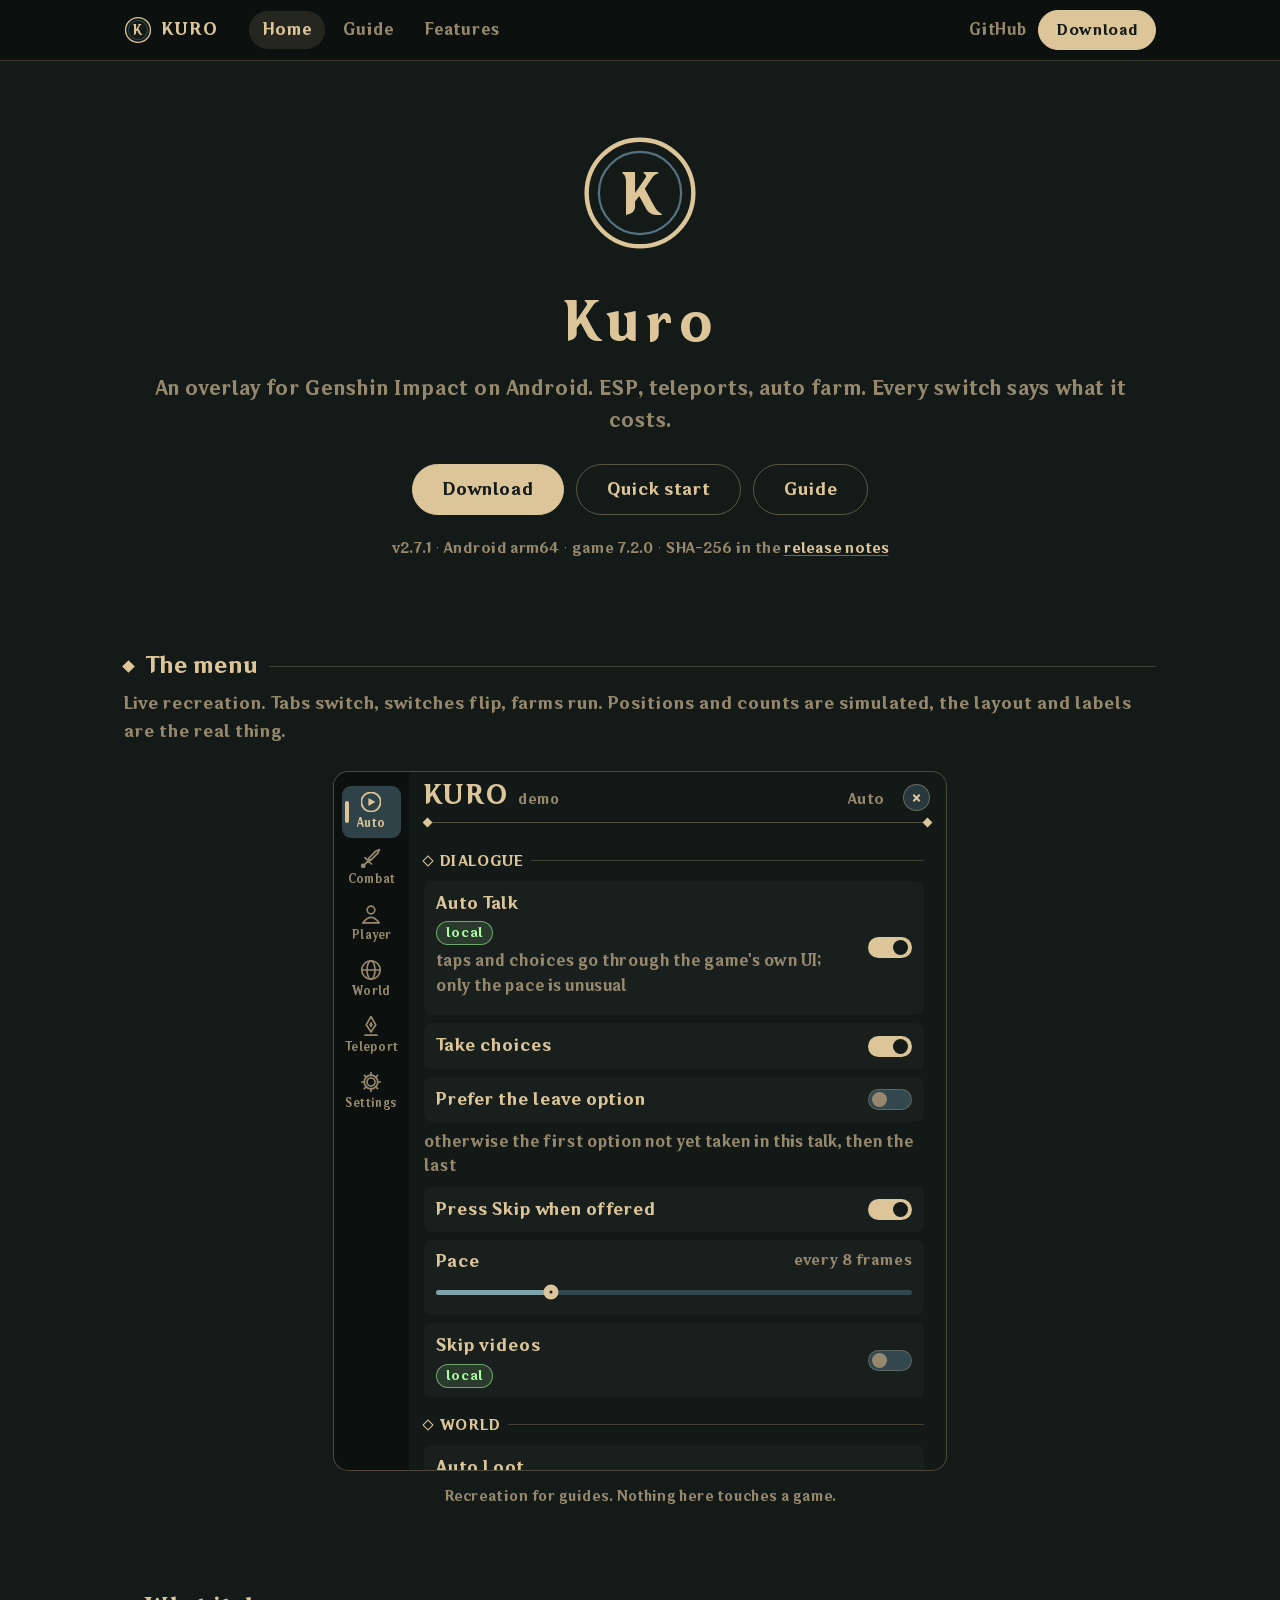
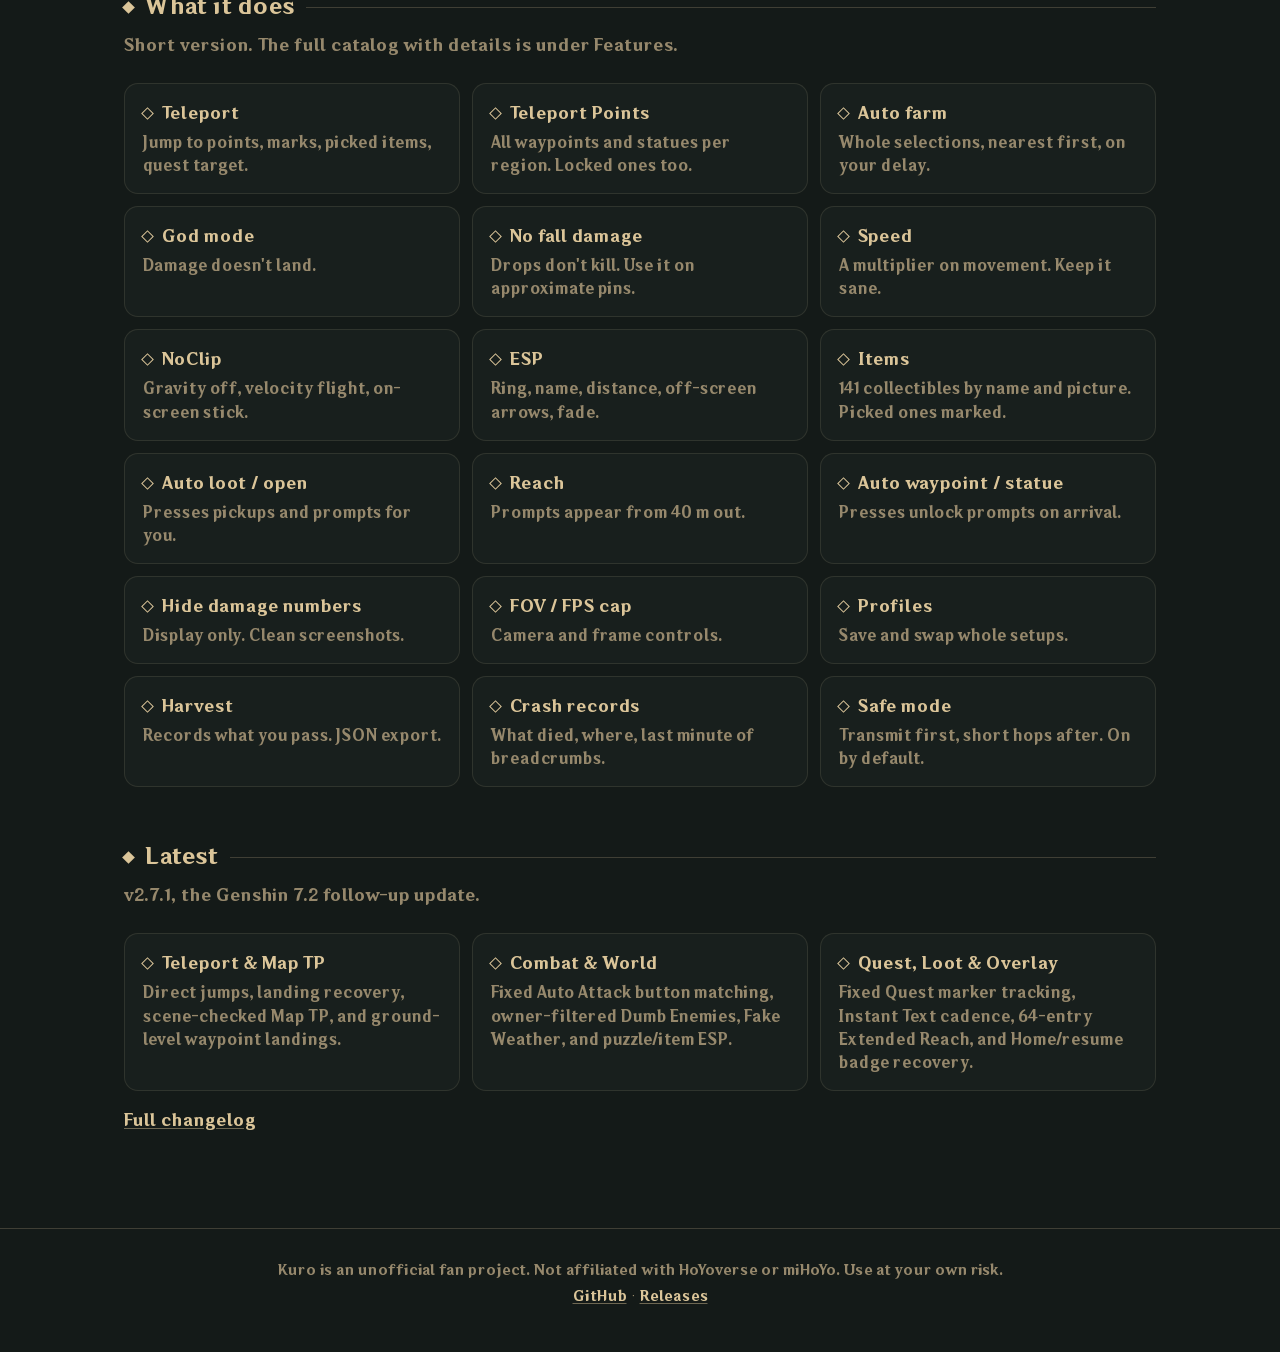
<file: docs/index.html>
<!DOCTYPE html>
<html lang="en">
<head>
<meta charset="utf-8">
<meta name="viewport" content="width=device-width, initial-scale=1">
<title>Kuro | companion overlay</title>
<link rel="stylesheet" href="style.css">
<style>
.demowrap { display: flex; flex-direction: column; align-items: center; padding: 26px 0 10px; }
/* menu window: 48% of display clamped, bg #141a18 @250, sand hairline, rounding .9f */
.kumenu { position: relative; display: flex; width: min(max(48vw, 374px), 760px); height: min(82vh, 700px); margin: 26px auto 10px;
  background: rgba(20,26,24,.98); border: 1px solid rgba(219,197,153,.28); border-radius: 15px;
  overflow: hidden; opacity: 0; transform: translateY(20px); }
.kumenu.open { animation: kuopen .26s cubic-bezier(.22,.9,.3,1) forwards; }
@keyframes kuopen { to { opacity: 1; transform: translateY(0); } }
.kumenu.closing { animation: kuclose .2s cubic-bezier(.5,0,.8,.4) forwards; }
@keyframes kuclose { to { opacity: 0; transform: translateY(12px); } }
/* rail: 4.4f wide, bg2 .9, rounded left */
.kurail { position: relative; width: 75px; flex: none; background: rgba(12,16,15,.9);
  border-radius: 15px 0 0 15px; padding-top: 12px; }
.kutile { position: relative; height: 56px; display: flex; flex-direction: column; align-items: center;
  justify-content: center; gap: 2px; cursor: pointer; color: #96886c; z-index: 1; transition: color .2s; }
.kutile svg { width: 20px; height: 20px; }
.kutile span { font-size: 10.5px; }
.kutile.on { color: #dbc599; }
.kuhi { position: absolute; left: 8px; right: 8px; height: 52px; top: 14px; z-index: 0;
  background: rgba(51,71,79,.9); border-radius: 9px;
  transition: top .32s cubic-bezier(.22,.9,.3,1); }
.kuhi::before { content: ""; position: absolute; left: 3px; top: 50%; width: 4px; height: 22px;
  transform: translateY(-50%); background: #dbc599; border-radius: 2px; }
/* main column */
.kumain { position: relative; flex: 1; display: flex; flex-direction: column; min-width: 0; }
/* header: 3f tall. KURO 1.5f sand, version .78f sandDim, rule with diamonds, close circle, page title */
.kuhead { height: 51px; flex: none; position: relative; }
.kuhead .kbrandline { position: absolute; left: 15px; top: 11px; display: flex; align-items: baseline; gap: 9px; }
.kuhead .ktitle { font-size: 25px; font-weight: 800; letter-spacing: .06em; color: #dbc599; line-height: 1; }
.kuhead .kver { font-size: 13px; color: #96886c; line-height: 1; }
.kuhead .krule { position: absolute; left: 15px; right: 15px; bottom: 0; height: 1px;
  background: rgba(219,197,153,.3); }
.kuhead .krule::before, .kuhead .krule::after { content: ""; position: absolute; top: -3px;
  width: 7px; height: 7px; background: #dbc599; transform: rotate(45deg); }
.kuhead .krule::before { left: 0; } .kuhead .krule::after { right: 0; }
.kuhead .kpage { position: absolute; right: 62px; top: 16px; font-size: 13.5px; color: #96886c; }
.kuclose { position: absolute; right: 16px; top: 12px; width: 27px; height: 27px; border-radius: 50%;
  background: rgba(51,71,79,.7); border: 1px solid rgba(219,197,153,.35); cursor: pointer; padding: 0; }
.kuclose::before, .kuclose::after { content: ""; position: absolute; left: 8px; right: 8px; top: 50%;
  height: 2px; background: #dbc599; }
.kuclose::before { transform: rotate(45deg); } .kuclose::after { transform: rotate(-45deg); }
.kuclose:active { background: #c35952; }
/* page */
.kupage { flex: 1; overflow-y: auto; padding: 10px 22px 26px 15px; scrollbar-width: none; }
.kupage::-webkit-scrollbar { display: none; }
.kupage.slide { animation: kuslide .32s cubic-bezier(.22,.9,.3,1); }
@keyframes kuslide { from { opacity: 0; transform: translateY(var(--slidedir, 37px)); } }
/* slim sand thumb, right edge, visible while moving */
.kuscroll { position: absolute; right: 3px; top: 56px; bottom: 8px; width: 5px; pointer-events: none; }
.kuthumb { position: absolute; right: 0; width: 5px; border-radius: 3px;
  background: rgba(219,197,153,.55); opacity: 0; transition: opacity .5s; }
/* kit widgets, f=17 */
.ksec { display: flex; align-items: center; gap: 8px; margin: 16px 0 4px;
  font-size: 14px; font-weight: 800; letter-spacing: .05em; color: #dbc599; }
.ksec::before { content: ""; width: 6px; height: 6px; border: 1px solid #dbc599; transform: rotate(45deg); flex: none; }
.ksec::after { content: ""; height: 1px; flex: 1; background: rgba(219,197,153,.22); }
.knote { color: #96886c; font-size: 14.5px; margin: 4px 0 8px; }
.krow { background: rgba(28,37,36,.55); border-radius: 8px; padding: 9px 12px; margin: 8px 0;
  display: flex; align-items: center; gap: 10px; }
.krow.tall { display: flex; align-items: center; }
.krow.tall .ktext { flex: 1; min-width: 0; }
.krow.tall .ksw { flex: none; }
.ksw { position: relative; width: 44px; height: 21px; flex: none; cursor: pointer; }
.ksw .tr { position: absolute; inset: 0; border-radius: 999px; background: #33474f;
  border: 1px solid rgba(219,197,153,.25); transition: background .18s; }
.ksw .kb { position: absolute; top: 3px; left: 4px; width: 15px; height: 15px; border-radius: 50%;
  background: #96886c; transition: left .18s, background .18s; }
.ksw.on .tr { background: #dbc599; }
.ksw.on .kb { left: 25px; background: #141a18; box-shadow: 0 0 0 2px rgba(219,197,153,.9); }
.klab { flex: 1; font-size: 16px; color: #dbc599; line-height: 1.35; }
.klab.dimmed { color: #96886c; }
.kpill { display: inline-block; font-size: 12px; font-weight: 700; border: 1px solid; border-radius: 999px;
  padding: 1px 9px; margin-top: 4px; }
.kpill.local { border-color: rgba(173,255,163,.55); color: #adffa3; background: rgba(173,255,163,.12); }
.kpill.server { border-color: rgba(219,197,153,.55); color: #dbc599; background: rgba(219,197,153,.12); }
.kpill.sent { border-color: rgba(195,89,82,.6); color: #c35952; background: rgba(195,89,82,.22); }
.ksl { background: rgba(28,37,36,.55); border-radius: 8px; padding: 8px 12px 12px; margin: 8px 0; }
.ksl .top { display: flex; justify-content: space-between; font-size: 16px; color: #dbc599; }
.ksl .val { color: #96886c; font-size: 14px; }
.ksl .val.act { color: #adffa3; }
.ksl .track { position: relative; height: 22px; margin-top: 6px; cursor: ew-resize; touch-action: none; }
.ksl .tbg { position: absolute; left: 0; right: 0; top: 9px; height: 5px; background: #33474f; border-radius: 3px; }
.ksl .tfill { position: absolute; left: 0; top: 9px; height: 5px; background: #7fa3a8; border-radius: 3px; }
.ksl .tknob { position: absolute; top: 11px; width: 15px; height: 15px; border-radius: 50%;
  background: #dbc599; transform: translate(-50%,-50%); }
.ksl .tknob::after { content: ""; position: absolute; left: 6px; top: 6px; width: 3px; height: 3px;
  border-radius: 50%; background: #141a18; }
.kpillb { border: 1px solid rgba(219,197,153,.22); color: #dbc599; border-radius: 999px;
  padding: 8px 22px; font: inherit; font-size: 15px; cursor: pointer;
  background: linear-gradient(180deg, #42565f, #33474f); margin: 4px 8px 4px 0; }
.kpillb.primary { background: #dbc599; border-color: #dbc599; color: #141a18; font-weight: 700; }
.kpillb:disabled { opacity: .35; }
.kchip { border: 1px solid rgba(219,197,153,.2); color: #dbc599; border-radius: 999px;
  padding: 5px 14px; font: inherit; font-size: 14px; cursor: pointer;
  background: rgba(51,71,79,.7); margin: 0 7px 7px 0; display: inline-flex; align-items: center; gap: 7px; }
.kchip svg { width: 17px; height: 17px; }
.kchip.on { background: #dbc599; border-color: #dbc599; color: #141a18; font-weight: 700; }
.kfold { border: 1px solid rgba(219,197,153,.14); background: rgba(51,71,79,.45); border-radius: 8px;
  margin: 8px 0; overflow: hidden; }
.kfold.open { border-color: rgba(219,197,153,.34); }
.kfoldh { width: 100%; background: none; border: none; color: #dbc599; font: inherit; font-size: 16px;
  text-align: left; padding: 11px 14px; cursor: pointer; display: flex; align-items: center; }
.kfoldh .chev { margin-left: auto; width: 12px; height: 12px; border-right: 2px solid #dbc599;
  border-bottom: 2px solid #dbc599; transform: rotate(-45deg); transition: transform .18s; flex: none; }
.kfold.open .kfoldh .chev { transform: rotate(45deg); }
.kfoldb { display: none; padding: 2px 14px 12px; }
.kfold.open .kfoldb { display: block; animation: kufade .2s ease-out; }
@keyframes kufade { from { opacity: 0; } }
.kstatus { background: #0c100f; border: 1px solid rgba(219,197,153,.18); border-radius: 10px;
  padding: 9px 13px; font-size: 14px; color: #dbc599; margin: 10px 0; min-height: 42px; }
.kitems { display: grid; grid-template-columns: repeat(4, 1fr); gap: 7px; max-height: 250px; overflow-y: auto; }
.kitem { border: 1px solid rgba(219,197,153,.16); background: transparent; border-radius: 10px;
  font: inherit; font-size: 11px; color: #96886c; padding: 6px 3px; cursor: pointer;
  display: flex; flex-direction: column; align-items: center; gap: 3px; line-height: 1.25; }
.kitem img { width: 40px; height: 40px; object-fit: contain; }
.kitem.on { background: #dbc599; border-color: #dbc599; color: #141a18; font-weight: 700; }
.ksearch { width: 100%; background: #0c100f; border: 1px solid rgba(219,197,153,.25);
  border-radius: 10px; color: #dbc599; font: inherit; font-size: 15px; padding: 9px 13px; margin: 6px 0; }
.ksearch::placeholder { color: #96886c; }
.kcrash { background: #0c100f; border: 1px solid rgba(219,197,153,.18); border-radius: 10px;
  padding: 10px 13px; font-family: ui-monospace, Menlo, monospace; font-size: 12px;
  color: #96886c; white-space: pre-wrap; margin: 6px 0; }
/* badge: black disc, sand ring, steel inner ring, K; breathing halo */
.kubadge { display: none; width: 104px; height: 104px; margin: 60px auto; cursor: pointer; position: relative; }
.kubadge.show { display: block; animation: kufadein .2s ease-out; }
@keyframes kufadein { from { opacity: 0; } }
.kubadge .halo { position: absolute; inset: -9px; border-radius: 50%;
  background: radial-gradient(circle, rgba(219,197,153,.14), transparent 65%);
  animation: breathe 3.9s ease-in-out infinite; }
@keyframes breathe { 0%,100% { transform: scale(1); opacity: .7; } 50% { transform: scale(1.12); opacity: 1; } }
.democap { text-align: center; color: #96886c; font-size: 13px; margin: 14px 0 30px; }
</style>
</head>
<body>

<div class="topbar"><div class="wrap">
<a class="brand" href="index.html"><svg viewBox="0 0 54 54"><circle cx="27" cy="27" r="24" fill="#141a18" stroke="#dbc599" stroke-width="2.5"/><circle cx="27" cy="27" r="18.5" fill="none" stroke="#557283" stroke-width="1"/><text x="27" y="28.5" text-anchor="middle" dominant-baseline="central" font-family="HYWenHei,'Hiragino Sans GB',sans-serif" font-size="24" font-weight="800" fill="#dbc599">K</text></svg>KURO</a>
<nav class="navlinks"><a class="here" href="index.html">Home</a><a href="guide.html">Guide</a><a href="features.html">Features</a></nav>
<span class="topright"><a class="gh" href="https://github.com/4firas/Kuro-GI">GitHub</a><a class="btn small primary" href="https://github.com/4firas/Kuro-GI/releases/latest">Download</a></span>
</div></div>

<div class="wrap">
<div class="hero">
<svg class="mark" viewBox="0 0 54 54"><circle cx="27" cy="27" r="24" fill="#141a18" stroke="#dbc599" stroke-width="2"/><circle cx="27" cy="27" r="18.5" fill="none" stroke="#557283" stroke-width="1"/><text x="27" y="28.5" text-anchor="middle" dominant-baseline="central" font-family="HYWenHei,'Hiragino Sans GB',sans-serif" font-size="24" font-weight="800" fill="#dbc599">K</text></svg>
<h1>Kuro</h1>
<p class="tag">An overlay for Genshin Impact on Android. ESP, teleports, auto farm. Every switch says what it costs.</p>
<div class="cta">
<a class="btn primary" href="https://github.com/4firas/Kuro-GI/releases/latest">Download</a>
<a class="btn ghost" href="guide.html#start">Quick start</a>
<a class="btn ghost" href="guide.html">Guide</a>
</div>
<p class="meta">v2.7.1 &middot; Android arm64 &middot; game 7.2.0 &middot; SHA-256 in the <a href="https://github.com/4firas/Kuro-GI/releases/tag/v2.7.1">release notes</a></p>
</div>
</div>

<div class="wrap">
<section class="block" id="menu">
<h2 class="sec">The menu</h2>
<p class="sub">Live recreation. Tabs switch, switches flip, farms run. Positions and counts are simulated, the layout and labels are the real thing.</p>
<div class="demowrap" style="display:block;padding:0">
<div class="kumenu open" id="kumenu">
<div class="kurail" id="kurail"><div class="kuhi" id="kuhi"></div></div>
<div class="kumain">
<div class="kuhead">
<span class="kbrandline"><span class="ktitle">KURO</span><span class="kver">demo</span></span>
<span class="kpage" id="kpagename">Auto</span>
<button class="kuclose" id="kuclose" aria-label="close"></button>
<div class="krule"></div>
</div>
<div class="kupage" id="kupage"></div>
<div class="kuscroll"><div class="kuthumb" id="kuthumb"></div></div>
</div>
</div>
<div class="kubadge" id="kubadge"><div class="halo"></div>
<svg viewBox="0 0 104 104" width="104" height="104"><circle cx="52" cy="52" r="40" fill="#141a18" fill-opacity=".88"/><circle cx="52" cy="52" r="40" fill="none" stroke="#dbc599" stroke-width="2.2"/><circle cx="52" cy="52" r="31" fill="none" stroke="#557283" stroke-width="1"/><text x="52" y="54" text-anchor="middle" dominant-baseline="central" font-family="HYWenHei,'Hiragino Sans GB',sans-serif" font-size="50" font-weight="800" fill="#dbc599">K</text></svg>
</div>
</div>
<p class="democap">Recreation for guides. Nothing here touches a game.</p>
</section>
</section>

<section class="block">
<h2 class="sec">What it does</h2>
<p class="sub">Short version. The full catalog with details is under Features.</p>
<div class="grid">
<div class="feat"><h3>Teleport</h3><p>Jump to points, marks, picked items, quest target.</p></div>
<div class="feat"><h3>Teleport Points</h3><p>All waypoints and statues per region. Locked ones too.</p></div>
<div class="feat"><h3>Auto farm</h3><p>Whole selections, nearest first, on your delay.</p></div>
<div class="feat"><h3>God mode</h3><p>Damage doesn't land.</p></div>
<div class="feat"><h3>No fall damage</h3><p>Drops don't kill. Use it on approximate pins.</p></div>
<div class="feat"><h3>Speed</h3><p>A multiplier on movement. Keep it sane.</p></div>
<div class="feat"><h3>NoClip</h3><p>Gravity off, velocity flight, on-screen stick.</p></div>
<div class="feat"><h3>ESP</h3><p>Ring, name, distance, off-screen arrows, fade.</p></div>
<div class="feat"><h3>Items</h3><p>141 collectibles by name and picture. Picked ones marked.</p></div>
<div class="feat"><h3>Auto loot / open</h3><p>Presses pickups and prompts for you.</p></div>
<div class="feat"><h3>Reach</h3><p>Prompts appear from 40 m out.</p></div>
<div class="feat"><h3>Auto waypoint / statue</h3><p>Presses unlock prompts on arrival.</p></div>
<div class="feat"><h3>Hide damage numbers</h3><p>Display only. Clean screenshots.</p></div>
<div class="feat"><h3>FOV / FPS cap</h3><p>Camera and frame controls.</p></div>
<div class="feat"><h3>Profiles</h3><p>Save and swap whole setups.</p></div>
<div class="feat"><h3>Harvest</h3><p>Records what you pass. JSON export.</p></div>
<div class="feat"><h3>Crash records</h3><p>What died, where, last minute of breadcrumbs.</p></div>
<div class="feat"><h3>Safe mode</h3><p>Transmit first, short hops after. On by default.</p></div>
</div>
</section>

<section class="block">
<h2 class="sec">Latest</h2>
<p class="sub">v2.7.1, the Genshin 7.2 follow-up update.</p>
<div class="grid">
<div class="feat"><h3>Teleport &amp; Map TP</h3><p>Direct jumps, landing recovery, scene-checked Map TP, and ground-level waypoint landings.</p></div>
<div class="feat"><h3>Combat &amp; World</h3><p>Fixed Auto Attack button matching, owner-filtered Dumb Enemies, Fake Weather, and puzzle/item ESP.</p></div>
<div class="feat"><h3>Quest, Loot &amp; Overlay</h3><p>Fixed Quest marker tracking, Instant Text cadence, 64-entry Extended Reach, and Home/resume badge recovery.</p></div>
</div>
<p><a href="changelog.html">Full changelog</a></p>
</section>

</div>

<footer class="site"><div class="wrap narrow">
<p>Kuro is an unofficial fan project. Not affiliated with HoYoverse or miHoYo. Use at your own risk.</p>
<p><a href="https://github.com/4firas/Kuro-GI">GitHub</a> &middot; <a href="https://github.com/4firas/Kuro-GI/releases/latest">Releases</a></p>
</div></footer>

<script>
const ICONS = {"auto": "<circle cx=\"0\" cy=\"0\" r=\"0.48\"/><polygon points=\"-0.13,-0.2 -0.13,0.2 0.22,0\" fill=\"currentColor\" stroke=\"none\"/>", "combat": "<path d=\"M0.34,-0.24L0.42,-0.42M0.24,-0.34L0.42,-0.42M0.34,-0.24L-0.02,0.12M0.24,-0.34L-0.12,0.02M-0.02,0.12L-0.12,0.02M-0.3,-0.02L0.02,0.3M-0.08,0.08L-0.34,0.34\"/><circle cx=\"-0.39\" cy=\"0.39\" r=\"0.12\" fill=\"currentColor\" stroke=\"none\"/>", "player": "<circle cx=\"0\" cy=\"-0.2\" r=\"0.19\"/><path d=\"M-0.4,0.44 Q0,-0.1 0.4,0.44\"/><path d=\"M-0.4,0.44 H0.4\"/>", "world": "<circle cx=\"0\" cy=\"0\" r=\"0.46\"/><path d=\"M-0.46,0 H0.46\"/><ellipse cx=\"0\" cy=\"0\" rx=\"0.2\" ry=\"0.46\"/>", "teleport": "<path d=\"M0,-0.48 L0.24,-0.06 L0,0.3 L-0.24,-0.06 Z\"/><path d=\"M0,-0.24 L0.09,-0.06 L0,0.1 L-0.09,-0.06 Z\" fill=\"currentColor\" stroke=\"none\"/><path d=\"M-0.3,0.46 H0.3\"/>", "settings": "<circle cx=\"0\" cy=\"0\" r=\"0.2\"/><path d=\"M0.32,0 H0.47 M0.226,0.226 L0.332,0.332 M0,0.32 V0.47 M-0.226,0.226 L-0.332,0.332 M-0.32,0 H-0.47 M-0.226,-0.226 L-0.332,-0.332 M0,-0.32 V-0.47 M0.226,-0.226 L0.332,-0.332\"/><circle cx=\"0\" cy=\"0\" r=\"0.34\"/>", "quest": "<path d=\"M0,-0.46 L0.3,-0.1 L0,0.26 L-0.3,-0.1 Z\"/><path d=\"M0,-0.3 L0.14,-0.1 L0,0.1 L-0.14,-0.1 Z\" fill=\"currentColor\" stroke=\"none\"/><circle cx=\"0\" cy=\"0.42\" r=\"0.06\" fill=\"currentColor\" stroke=\"none\"/>", "chest": "<rect x=\"-0.42\" y=\"-0.06\" width=\"0.84\" height=\"0.46\" rx=\"0.05\"/><path d=\"M-0.42,-0.06 Q-0.42,-0.4 0,-0.4 M0,-0.4 Q0.42,-0.4 0.42,-0.06 M-0.42,-0.06 H0.42\"/><rect x=\"-0.07\" y=\"-0.12\" width=\"0.14\" height=\"0.22\" rx=\"0.03\" fill=\"currentColor\" stroke=\"none\"/>", "oculus": "<path d=\"M-0.46,0 Q0,-0.5 0.46,0 M-0.46,0 Q0,0.5 0.46,0\"/><circle cx=\"0\" cy=\"0\" r=\"0.17\"/><circle cx=\"0\" cy=\"0\" r=\"0.07\" fill=\"currentColor\" stroke=\"none\"/>", "waypoint": "<path d=\"M0,-0.48 L0.24,-0.06 L0,0.3 L-0.24,-0.06 Z\"/><path d=\"M0,-0.24 L0.09,-0.06 L0,0.1 L-0.09,-0.06 Z\" fill=\"currentColor\" stroke=\"none\"/><path d=\"M-0.3,0.46 H0.3\"/>", "item": "<path d=\"M-0.38,0.38 Q-0.42,-0.3 0.36,-0.4 M0.36,-0.4 Q0.36,0.3 -0.38,0.38 M-0.38,0.38 L0.24,-0.26\"/>", "statue": "<circle cx=\"0\" cy=\"-0.32\" r=\"0.1\"/><path d=\"M0,-0.22 V0.18 M-0.04,-0.1 Q-0.3,-0.34 -0.46,-0.02 M0.04,-0.1 Q0.3,-0.34 0.46,-0.02 M-0.3,0.22 H0.3 M-0.38,0.44 H0.38\"/>", "monster": "<circle cx=\"0\" cy=\"-0.08\" r=\"0.36\"/><circle cx=\"-0.14\" cy=\"-0.12\" r=\"0.09\" fill=\"currentColor\" stroke=\"none\"/><circle cx=\"0.14\" cy=\"-0.12\" r=\"0.09\" fill=\"currentColor\" stroke=\"none\"/><path d=\"M-0.18,0.24 H0.18 V0.44 H-0.18 Z M-0.06,0.24 V0.44 M0.06,0.24 V0.44\"/>", "npc": "<rect x=\"-0.44\" y=\"-0.36\" width=\"0.88\" height=\"0.56\" rx=\"0.12\"/><path d=\"M-0.2,0.2 H-0.04 L-0.22,0.44 Z\"/><circle cx=\"-0.16\" cy=\"-0.08\" r=\"0.077\" fill=\"currentColor\" stroke=\"none\"/><circle cx=\"0\" cy=\"-0.08\" r=\"0.077\" fill=\"currentColor\" stroke=\"none\"/><circle cx=\"0.16\" cy=\"-0.08\" r=\"0.077\" fill=\"currentColor\" stroke=\"none\"/>", "ore": "<path d=\"M-0.34,0.4 L-0.16,-0.2 L0.04,0.4 Z M-0.02,0.4 L0.2,-0.44 L0.42,0.4 Z M0.2,-0.44 L0.24,0.4 M-0.46,0.4 H0.46\"/>", "puzzle": "<circle cx=\"0\" cy=\"0\" r=\"0.42\"/><circle cx=\"0\" cy=\"-0.1\" r=\"0.12\"/><path d=\"M0,0.02 V0.26\"/>", "gadget": "<circle cx=\"0\" cy=\"0\" r=\"0.16\"/><path d=\"M0.26,0 H0.42 M0.13,0.225 L0.21,0.364 M-0.13,0.225 L-0.21,0.364 M-0.26,0 H-0.42 M-0.13,-0.225 L-0.21,-0.364 M0.13,-0.225 L0.21,-0.364\"/><circle cx=\"0\" cy=\"0\" r=\"0.28\"/>", "animal": "<circle cx=\"0\" cy=\"0.16\" r=\"0.22\" fill=\"currentColor\" stroke=\"none\"/><circle cx=\"-0.3\" cy=\"-0.1\" r=\"0.1\" fill=\"currentColor\" stroke=\"none\"/><circle cx=\"-0.1\" cy=\"-0.3\" r=\"0.1\" fill=\"currentColor\" stroke=\"none\"/><circle cx=\"0.1\" cy=\"-0.3\" r=\"0.1\" fill=\"currentColor\" stroke=\"none\"/><circle cx=\"0.3\" cy=\"-0.1\" r=\"0.1\" fill=\"currentColor\" stroke=\"none\"/>", "scenery": "<path d=\"M-0.46,0.36 L-0.14,-0.28 L0.08,0.1 M0.02,-0.02 L0.2,-0.4 L0.46,0.36 M-0.46,0.36 H0.46\"/>"};
const ITEMS = [["Ajilenakh Nut", "UI_ItemIcon_101221.png", 0], ["Amakumo Fruit", "UI_ItemIcon_101208.png", 0], ["Amethyst Lump", "UI_ItemIcon_101008.png", 1], ["Anemoculus", "UI_ItemIcon_107001.png", 3], ["Apple", "UI_ItemIcon_100001.png", 0], ["Ascension Gem drop", "UI_ItemIcon_104171.png", 2], ["Bamboo Shoot", "UI_ItemIcon_100091.png", 0], ["Berry", "UI_ItemIcon_100051.png", 0], ["Beryl Conch", "UI_ItemIcon_101232.png", 0], ["Bird Egg", "UI_ItemIcon_100062.png", 2], ["Boss Material drop", "UI_ItemIcon_113001.png", 2], ["Brilliant Chrysanthemum", "UI_ItemIcon_101248.png", 0], ["Butterfly Wings", "UI_ItemIcon_100072.png", 0], ["Cabbage", "UI_ItemIcon_100018.png", 0], ["Cacahuatl", "UI_ItemIcon_101246.png", 0], ["Calla Lily", "UI_ItemIcon_100056.png", 0], ["Carrot", "UI_ItemIcon_100013.png", 0], ["Cecilia", "UI_ItemIcon_100023.png", 0], ["Chilled Meat", "UI_ItemIcon_100094.png", 2], ["Clearwater Jade", "UI_ItemIcon_101241.png", 1], ["Common drop", "UI_ItemIcon_112001.png", 2], ["Condessence Crystal", "UI_ItemIcon_101009.png", 1], ["Cor Lapis", "UI_ItemIcon_100058.png", 1], ["Crimson Agate", "UI_ItemIcon_107010.png", 3], ["Cryoculus", "UI_ItemIcon_107035.png", 3], ["Crystal Chunk", "UI_ItemIcon_101003.png", 1], ["Crystal Core", "UI_ItemIcon_100085.png", 0], ["Crystal Marrow", "UI_ItemIcon_101203.png", 1], ["Dandelion Seed", "UI_ItemIcon_100057.png", 0], ["Dendrobium", "UI_ItemIcon_101204.png", 0], ["Dendroculus", "UI_ItemIcon_107017.png", 3], ["Dracolite", "UI_ItemIcon_101255.png", 1], ["Electro Crystal", "UI_ItemIcon_100054.png", 1], ["Electroculus", "UI_ItemIcon_107014.png", 3], ["Embercore Flower", "UI_ItemIcon_101251.png", 0], ["Fish", "UI_ItemIcon_100084.png", 2], ["Flaming Flower Stamen", "UI_ItemIcon_100053.png", 0], ["Flockingweed", "UI_ItemIcon_101276.png", 0], ["Fluorescent Fungus", "UI_ItemIcon_101209.png", 0], ["Fowl", "UI_ItemIcon_100064.png", 2], ["Frostfairy Flower", "UI_ItemIcon_101275.png", 0], ["Frostlamp Flower", "UI_ItemIcon_101261.png", 0], ["Geoculus", "UI_ItemIcon_107003.png", 3], ["Glaciafruit", "UI_ItemIcon_101279.png", 0], ["Glaze Lily", "UI_ItemIcon_100030.png", 0], ["Glowing Hornshroom", "UI_ItemIcon_101252.png", 0], ["Golden Fern", "UI_ItemIcon_101277.png", 0], ["Grainfruit", "UI_ItemIcon_101243.png", 0], ["Harra Fruit", "UI_ItemIcon_101216.png", 0], ["Henna Berry", "UI_ItemIcon_101220.png", 0], ["Horsetail", "UI_ItemIcon_100032.png", 0], ["Hydroculus", "UI_ItemIcon_107023.png", 3], ["Icy Pebble", "UI_ItemIcon_101259.png", 1], ["Iron Chunk", "UI_ItemIcon_101001.png", 1], ["Jueyun Chili", "UI_ItemIcon_100027.png", 0], ["Kalpalata Lotus", "UI_ItemIcon_101217.png", 0], ["Key Sigil", null, 3], ["Lakelight Lily", "UI_ItemIcon_101238.png", 0], ["Lakkaberry", "UI_ItemIcon_101264.png", 0], ["Lavender Melon", "UI_ItemIcon_101211.png", 0], ["Lotus Head", "UI_ItemIcon_100026.png", 0], ["Lumenspar", "UI_ItemIcon_107016.png", 3], ["Lumenstone Ore", "UI_ItemIcon_101644.png", 1], ["Lumidouce Bell", "UI_ItemIcon_101235.png", 0], ["Lumifluorite", "UI_ItemIcon_101282.png", 1], ["Lumitoile", "UI_ItemIcon_101237.png", 0], ["Lunoculus", "UI_ItemIcon_107030.png", 3], ["Magical Crystal Chunk", "UI_ItemIcon_101004.png", 1], ["Marcotte", "UI_ItemIcon_101231.png", 0], ["Matsutake", "UI_ItemIcon_100063.png", 0], ["Midsommar Berry", "UI_ItemIcon_101265.png", 0], ["Mint", "UI_ItemIcon_100016.png", 0], ["Mist Flower Corolla", "UI_ItemIcon_100052.png", 0], ["Moonfall Silver", "UI_ItemIcon_101263.png", 1], ["Mora", "UI_ItemIcon_202.png", 2], ["Mourning Flower", "UI_ItemIcon_101223.png", 0], ["Mushroom", "UI_ItemIcon_100011.png", 0], ["Mysterious Meat", "UI_ItemIcon_100097.png", 2], ["Naku Weed", "UI_ItemIcon_101205.png", 0], ["Nilotpala Lotus", "UI_ItemIcon_101215.png", 0], ["Noctilucous Jade", "UI_ItemIcon_100028.png", 1], ["Nocturnal Blossom", "UI_ItemIcon_101262.png", 0], ["Onikabuto", "UI_ItemIcon_101201.png", 0], ["Padisarah", "UI_ItemIcon_101214.png", 0], ["Philanemo Mushroom", "UI_ItemIcon_100025.png", 0], ["Pine Amber", "UI_ItemIcon_101269.png", 1], ["Pinecone", "UI_ItemIcon_100020.png", 0], ["Pluie Lotus", "UI_ItemIcon_101229.png", 0], ["Portable Bearing", "UI_ItemIcon_101257.png", 0], ["Potato", "UI_ItemIcon_100080.png", 0], ["Pyroculus", "UI_ItemIcon_107028.png", 3], ["Qingxin", "UI_ItemIcon_100031.png", 0], ["Quenepa Berry", "UI_ItemIcon_101249.png", 0], ["Radish", "UI_ItemIcon_100014.png", 0], ["Rainbow Rose", "UI_ItemIcon_101236.png", 0], ["Rainbowdrop Crystal", null, 1], ["Raw Meat", "UI_ItemIcon_100061.png", 2], ["Red Beet", "UI_ItemIcon_101278.png", 0], ["Red Berryshroom", "UI_ItemIcon_101256.png", 0], ["Rimecurrant", "UI_ItemIcon_101281.png", 0], ["Romaritime Flower", "UI_ItemIcon_101233.png", 0], ["Rukkhashava Mushrooms", "UI_ItemIcon_101213.png", 0], ["Sakura Bloom", "UI_ItemIcon_101202.png", 0], ["Sand Grease Pupa", "UI_ItemIcon_101222.png", 0], ["Sango Pearl", "UI_ItemIcon_101207.png", 0], ["Saurian Claw Succulent", "UI_ItemIcon_101250.png", 0], ["Sea Ganoderma", "UI_ItemIcon_101206.png", 0], ["Seagrass", "UI_ItemIcon_101210.png", 0], ["Silk Flower", "UI_ItemIcon_100029.png", 0], ["Silver Lotus", "UI_ItemIcon_100019.png", 0], ["Skysplit Gembloom", "UI_ItemIcon_101254.png", 0], ["Small Lamp Grass", "UI_ItemIcon_100055.png", 0], ["Snapdragon", "UI_ItemIcon_100015.png", 0], ["Snowball Flower", "UI_ItemIcon_101280.png", 0], ["Spinel Fruit", "UI_ItemIcon_101245.png", 0], ["Spirit Carp", null, 3], ["Spring of the First Dewdrop", "UI_ItemIcon_101240.png", 0], ["Starconch", "UI_ItemIcon_100033.png", 0], ["Starshroom", "UI_ItemIcon_101212.png", 0], ["Starsilver", "UI_ItemIcon_101006.png", 1], ["Strange Tooth", "UI_ItemIcon_100618.png", 0], ["Sumeru Rose", "UI_ItemIcon_101219.png", 0], ["Sunsettia", "UI_ItemIcon_100002.png", 0], ["Sweet Flower", "UI_ItemIcon_100012.png", 0], ["Talent Book drop", "UI_ItemIcon_104301.png", 2], ["Teardrop of the Moon", "UI_ItemIcon_101270.png", 0], ["Tidalga", "UI_ItemIcon_101234.png", 0], ["Tomato", "UI_ItemIcon_100079.png", 0], ["Trishiraite", "UI_ItemIcon_101224.png", 1], ["Valberry", "UI_ItemIcon_100022.png", 0], ["Violetgrass", "UI_ItemIcon_100034.png", 0], ["Viparyas", "UI_ItemIcon_101228.png", 0], ["Weapon Billet drop", "UI_ItemIcon_101101.png", 2], ["Wheat", "UI_ItemIcon_100017.png", 0], ["White Iron Chunk", "UI_ItemIcon_101002.png", 1], ["Windwheel Aster", "UI_ItemIcon_100024.png", 0], ["Winter Icelea", null, 0], ["Withering Purpurbloom", "UI_ItemIcon_101253.png", 0], ["Wolfhook", "UI_ItemIcon_100021.png", 0], ["Wood", "UI_ItemIcon_101303.png", 2], ["Zaytun Peach", "UI_ItemIcon_101218.png", 0]];
const $ = s => document.querySelector(s), $$ = s => [...document.querySelectorAll(s)];
const REGIONS = ["Mondstadt","Dragonspine","Liyue","The Chasm","Chenyu Vale","Inazuma","Enkanomiya","Sumeru","Fontaine","Sea of Bygone Eras","Natlan","Sacred Mountain","Nod-Krai","Snezhnaya"];
const COUNTS = {"Mondstadt":[510,66,1753,52],"Dragonspine":[691,77,264,52],"Liyue":[1141,131,2964,75],"The Chasm":[420,81,406,75],"Chenyu Vale":[1087,50,4,75],"Inazuma":[1473,183,2034,48],"Enkanomiya":[412,59,468,48],"Sumeru":[2823,399,3473,120],"Fontaine":[2155,275,408,72],"Sea of Bygone Eras":[159,36,0,72],"Natlan":[917,271,372,135],"Sacred Mountain":[134,9,91,135],"Nod-Krai":[438,197,633,155],"Snezhnaya":[306,140,323,155]};
const KINDS = ["Chests","Oculi","Specialties","Teleport Points"];
const PAGES = [["Auto","auto"],["Combat","combat"],["Player","player"],["World","world"],["Teleport","tp"],["Settings","set"]];
let page = 0, region = "Mondstadt", kind = 0, picked = new Set(), farmTimer = null, farmN = [0,0], harv = 0;
const st = {};
function status(t){ const e = $("#tstatus"); if (e) e.textContent = t; }
function esc(s){ return s.replace(/&/g,"&amp;").replace(/</g,"&lt;"); }
function swrow(label, pill, why, key, on){
  return `<div class="krow tall" data-sw="${key}"><span class="ktext"><span class="klab">${label}</span>${pill?`<br><span class="kpill ${pill[1]}">${pill[0]}</span>`:""}${why?`<div class="knote" style="display:${on?"block":"none"}">${why}</div>`:""}</span><span class="ksw${on?" on":""}"><span class="tr"></span><span class="kb"></span></span></div>`;
}
function slirow(label, key, lo, hi, val, fmt, step){
  return `<div class="ksl" data-sl="${key}" data-lo="${lo}" data-hi="${hi}" data-fmt="${fmt}" data-step="${step||1}" data-v="${val}"><div class="top"><span>${label}</span><span class="val">${fmtval(val,fmt)}</span></div><div class="track"><div class="tbg"></div><div class="tfill"></div><div class="tknob"></div></div></div>`;
}
function fmtval(v, fmt){ return fmt.replace("%d", Math.round(v)).replace("%.0f", Math.round(v)).replace("%.2f", (+v).toFixed(2)).replace("%s", v); }
function sec(t){ return `<div class="ksec">${t}</div>`; }
function note(t){ return `<p class="knote">${t}</p>`; }
function fold(title, inner, open){
  return `<div class="kfold${open?" open":""}"><button class="kfoldh">${title}<span class="chev"></span></button><div class="kfoldb">${inner}</div></div>`;
}
function iconSvg(name, cls){ return `<svg class="${cls||""}" viewBox="-26 -26 52 52" fill="none" stroke="currentColor" stroke-width="0.085" stroke-linecap="round" stroke-linejoin="round"><g transform="scale(52)">${ICONS[name]||""}</g></svg>`; }
function kindIcon(cat){
  const m = {0:"item",1:"ore",2:"chest",3:"oculus"};
  return iconSvg({item:"item",ore:"ore",chest:"chest",oculus:"oculus",waypoint:"waypoint",statue:"statue",puzzle:"puzzle",monster:"monster",npc:"npc",player:"player",gadget:"gadget"}[cat]||"gadget");
}
function renderItems(q){
  const list = ITEMS.filter(it => !q || it[0].toLowerCase().includes(q)).slice(0,120);
  return `<div class="kitems">` + list.map(it => {
    const on = picked.has(it[0]) ? " on" : "";
    const img = it[1] ? `<img src="icons/${it[1]}" loading="lazy" alt="">` : kindIcon("item");
    return `<button class="kitem${on}" data-item="${esc(it[0])}">${img}<span>${esc(it[0])}</span></button>`;
  }).join("") + `</div>`;
}
const ESPKINDS = [["Chests","chest",3],["Waypoints","waypoint",2],["Statues","statue",1],["Puzzles","puzzle",5],["Monsters","monster",6],["NPCs","npc",2],["Players","player",1],["Gadgets","gadget",4]];
const WORDS = ["Common Chest","Exquisite Chest","Precious Chest","Luxurious Chest","Remarkable Chest","Investigate","Read","Open","Pick Up","Collect"];
function pageHTML(i){
  if (i === 0) return sec("DIALOGUE")
    + swrow("Auto Talk", ["local","local"], "taps and choices go through the game's own UI; only the pace is unusual", "autotalk", true)
    + `<div data-sub="autotalk">` + swrow("Take choices", null, null, "talkchoice", true)
    + swrow("Prefer the leave option", null, null, "talkexit", false)
    + note("otherwise the first option not yet taken in this talk, then the last")
    + swrow("Press Skip when offered", null, null, "talkskip", true)
    + slirow("Pace", "talkpace", 1, 30, 8, "every %d frames", 1) + `</div>`
    + swrow("Skip videos", ["local","local"], "the game's own skip on pre-rendered cutscenes, once per video", "skipvid", false)
    + sec("WORLD")
    + swrow("Auto Loot", ["local","local"], "presses the pick-up list through the game's own buttons", "loot", true)
    + swrow("Auto Open", ["local","local"], "presses interaction entries by their label", "open", true)
    + `<div data-sub="open"><div style="margin:4px 0">${WORDS.map((w,j)=>`<button class="kchip${j<5?" on":""}" data-word="${w}">${w}</button>`).join("")}</div>`
    + note("Talk is never pressed.") + `</div>`
    + swrow("Auto Waypoint", ["local","local"], 'presses "Teleport Waypoint" once per waypoint', "wp", true)
    + swrow("Auto Statue", ["local","local"], 'presses "Statue of The Seven" once per statue', "statue", true)
    + sec("REACH")
    + swrow("Extended reach", ["server-checkable","server"], "items, chests, waypoints, statues from up to 40 m; the server can compare", "reach", true)
    + `<div data-sub="reach">` + slirow("Reach", "reachr", 3, 40, 40, "%d m", 1)
    + note("past 40 m the game stops answering")
    + swrow("While airborne", ["server-checkable","server"], "keeps the entries while jumping, gliding or climbing; the game never interacts mid-air on its own", "air", true) + `</div>`;
  if (i === 1) return sec("ENEMIES")
    + swrow("Dumb Enemies", ["local","local"], "client-side AI only", "dumb", false)
    + sec("DAMAGE")
    + swrow("Multi Damage", ["SENT TO SERVER","sent"], "damage is client-reported; the server sees the number you send", "multi", false)
    + `<div data-sub="multi" style="display:none">` + slirow("Hits", "multihit", 2, 100, 10, "x%d", 1) + `</div>`
    + swrow("Unlimited Skill", ["SENT TO SERVER","sent"], "cast rate goes in the invocation stream; the server knows the real cooldown", "skill", false)
    + swrow("Hide Damage Numbers", ["local","local"], "suppresses a UI element only", "hidedmg", true);
  if (i === 2) return sec("PROTECTION")
    + swrow("God Mode", ["server-checkable","server"], "the server tracks your HP; never taking damage is checkable", "god", false)
    + swrow("No Fall Damage", ["server-checkable","server"], "HP is server-tracked", "nofall", true)
    + sec("MOVEMENT")
    + swrow("Player Speed", ["SENT TO SERVER","sent"], "movement speed is visible in the position stream", "speed", false)
    + `<div data-sub="speed" style="display:none">` + slirow("Speed", "speedmul", 0.5, 5, 1.5, "%.2fx", 0.05) + `</div>`
    + swrow("NoClip", ["SENT TO SERVER","sent"], "hover where you are, fly where you look", "noclip", false)
    + `<div data-sub="noclip" style="display:none">` + slirow("Fly speed", "flyspeed", 2, 40, 20, "%d m/s", 1) + `</div>`;
  if (i === 3) return sec("ESP")
    + note("marks what is loaded around you on the screen: a ring with a picture or a symbol, name and distance")
    + swrow("ESP", ["local","local"], null, "esp", true)
    + `<div data-sub="esp">` + swrow("Names", null, null, "espname", true) + swrow("Distance", null, null, "espdist", true)
    + swrow("Arrows to things off screen", null, null, "esparr", true)
    + swrow("Outline box on people and things", null, null, "espbox", false)
    + slirow("Max distance", "espmax", 0, 500, 200, "%d m", 10) + `</div>`
    + sec("WHAT TO MARK")
    + note("people and things by kind. Collectibles are not here: pick them by name under ITEMS.")
    + `<div id="espkinds">` + ESPKINDS.map((k,j)=>`<button class="kchip${j<3?" on":""}" data-esp="${k[0]}">${iconSvg(k[1])}${k[0]} ${k[2]}</button>`).join("") + `</div>`
    + sec("ITEMS")
    + note("every gatherable, ore, oculus and pickup of this version, by name and picture. A picked one is marked in the world and can be teleported to.")
    + swrow("Only picked items", null, "hide everything but picked items", "itemsonly", false)
    + `<input class="ksearch" id="itemq" placeholder="Search 141 items..."><div id="itemgrid">${renderItems("")}</div>`
    + `<div style="margin-top:8px"><button class="kpillb primary" id="b-nearitem">Nearest picked item</button> <button class="kpillb" id="b-unpick">Unpick all</button></div>`
    + sec("TIME")
    + slirow("Hour", "hour", 0, 24, 12, "%d", 1);
  if (i === 4) return `<div class="kstatus" id="tstatus">idle</div>` + sec("GO")
    + note("nearest thing in sight.")
    + `<div><button class="kpillb primary" data-go="Chest">Chest</button> <button class="kpillb" data-go="Waypoint">Waypoint</button> <button class="kpillb" data-go="Statue">Statue</button></div>`
    + fold("Offline points", `<div class="mchipsx" id="regions" style="display:flex;gap:7px;overflow-x:auto;padding:4px 0 8px"></div><div id="kinds" style="margin-bottom:4px"></div><div><button class="kpillb primary" id="b-gonear">Go to nearest</button> <button class="kpillb" id="b-farm">Auto farm</button> <button class="kpillb" id="b-stop" style="display:none">Stop auto farm</button></div><div id="farmsl">` + slirow("Wait at each point", "farmdelay", 500, 5000, 1500, "%d ms", 100) + `</div><p class="knote">A locked one is the point: locked ones are visited too, only activated and pressed are skipped.</p>`, true)
    + fold(`Picked items (<span id="pickedn">0</span>)`, `<p class="knote">Pick them under World, Items.</p><div><button class="kpillb primary" id="b-nearitem2">Nearest picked item</button></div>`, false)
    + fold("Quest marker",
      swrow("Track quest marker", null, null, "quest", false)
      + `<div><button class="kpillb" id="b-quest">Go to quest</button></div>`, false)
    + sec("HOW IT MOVES")
    + swrow("Safe mode", null, "transmit first, short hops after", "safe", true)
    + slirow("Pace", "pace", 1, 60, 15, "%d m/s", 1)
    + sec("ADVANCED")
    + fold("Engine transmit by point id", slirow("Point id", "txid", 0, 2000, 25, "%d", 1) + `<div><button class="kpillb" id="b-tx">Transmit to point id</button></div>`, false)
    + fold("Marks from the live map", note("open the map once to collect marks"), false)
    + `<div><button class="kpillb" id="b-save">Save point</button> <button class="kpillb" id="b-recall">Recall</button> <button class="kpillb" id="b-up">Up 5 m</button></div>`;
  return sec("DISPLAY")
    + slirow("FOV", "fov", 40, 120, 60, "%d", 1)
    + slirow("FPS cap", "fps", 30, 120, 60, "%d", 1)
    + sec("PROFILES") + `<div id="profiles"></div><div><button class="kpillb" id="b-profsave">Save here</button></div>`
    + sec("HARVEST")
    + swrow("Harvest", ["local","local"], null, "harvest", false)
    + `<div><button class="kpillb" id="b-export">Export JSON</button> <span class="knote" id="harvnote">walk to count</span></div>`
    + sec("IF SOMETHING GOES WRONG")
    + `<div class="kcrash">no crash on record.
sessions end, records stay. when one lands here,
copy it and send it in.</div><div><button class="kpillb" id="b-copy">Copy the record</button></div>`
    + sec("SAFETY")
    + note("local stays on your device. server-checkable could show in your data. SENT TO SERVER is directly visible.");
}
/* rail */
const rail = $("#kurail");
PAGES.forEach(([name], i) => {
  const b = document.createElement("div");
  b.className = "kutile" + (i === 0 ? " on" : "");
  b.innerHTML = iconSvg(name.toLowerCase()) + `<span>${name}</span>`;
  b.onclick = () => setPage(i);
  rail.appendChild(b);
});
function setPage(i){
  if (i === page) return;
  const dir = i > page ? 1 : -1;
  page = i;
  $$("#kurail .kutile").forEach((t, j) => t.classList.toggle("on", j === i));
  $("#kuhi").style.top = (14 + i * 56) + "px";
  $("#kpagename").textContent = PAGES[i][0];
  const pg = $("#kupage");
  pg.style.setProperty("--slidedir", (37 * dir) + "px");
  pg.classList.remove("slide"); void pg.offsetWidth;
  pg.innerHTML = pageHTML(i);
  pg.classList.add("slide");
  pg.scrollTop = 0;
  bindPage();
  thumb();
}
/* close -> badge -> reopen */
$("#kuclose").onclick = () => {
  const m = $("#kumenu");
  m.classList.add("closing");
  setTimeout(() => { m.style.display = "none"; m.classList.remove("closing","open"); $("#kubadge").classList.add("show"); }, 200);
};
$("#kubadge").onclick = () => {
  $("#kubadge").classList.remove("show");
  const m = $("#kumenu");
  m.style.display = "flex"; void m.offsetWidth; m.classList.add("open");
};
/* widgets (delegated) */
document.addEventListener("click", e => {
  const sw = e.target.closest("[data-sw]");
  if (sw) {
    const k = sw.querySelector(".ksw"); k.classList.toggle("on");
    const sub = document.querySelector(`[data-sub="${sw.dataset.sw}"]`);
    if (sub) { sub.style.display = k.classList.contains("on") ? "" : "none";
      const nt = sw.querySelector(".knote"); if (nt) nt.style.display = k.classList.contains("on") ? "" : "none"; }
    return;
  }
  const f = e.target.closest(".kfoldh");
  if (f) { f.parentElement.classList.toggle("open"); return; }
  const c = e.target.closest(".kchip[data-esp]");
  if (c) { c.classList.toggle("on"); return; }
  const w = e.target.closest(".kchip[data-word]");
  if (w) { w.classList.toggle("on"); return; }
  const it = e.target.closest(".kitem");
  if (it) {
    const n = it.dataset.item;
    picked.has(n) ? picked.delete(n) : picked.add(n);
    it.classList.toggle("on");
    const pn = $("#pickedn"); if (pn) pn.textContent = picked.size;
    return;
  }
  const g = e.target.closest("[data-go]");
  if (g) { status(g.dataset.go + ", " + region + ", " + (20 + Math.floor(Math.random() * 380)) + " m"); return; }
  const id = e.target.id;
  if (id === "b-unpick" || id === "b-unpick2") { picked.clear(); const pn = $("#pickedn"); if (pn) pn.textContent = 0; $$(".kitem.on").forEach(x => x.classList.remove("on")); status("unpicked everything"); }
  if (id === "b-nearitem" || id === "b-nearitem2") status(picked.size ? "nearest picked item, " + (20 + Math.floor(Math.random() * 300)) + " m" : "pick something first, under World, Items");
  if (id === "b-gonear") status("nearest " + KINDS[kind].toLowerCase() + " in " + region + ", " + (20 + Math.floor(Math.random() * 380)) + " m");
  if (id === "b-farm") startFarm();
  if (id === "b-stop") stopFarm("stopped");
  if (id === "b-quest") status("marker 1234 567 890");
  if (id === "b-tx") { const v = document.querySelector('[data-sl="txid"]'); status("transmit to point " + (v ? v.dataset.v : 25) + ", then " + (5 + Math.floor(Math.random() * 40)) + " m on foot"); }
  if (id === "b-save") status("saved 2115 332 1725");
  if (id === "b-recall") status("moved to 2115 332 1725");
  if (id === "b-up") status("moved up 5 m");
  if (id === "b-profsave") status("profile saved");
  if (id === "b-export") $("#harvnote").textContent = "exported " + harv + " rows";
  if (id === "b-copy") {
    const t = document.querySelector(".kcrash").textContent;
    const b = e.target;
    (navigator.clipboard ? navigator.clipboard.writeText(t) : Promise.reject()).then(
      () => b.textContent = "Copied", () => b.textContent = "Copy failed");
    setTimeout(() => b.textContent = "Copy the record", 1500);
  }
});
/* sliders: horizontal drag on the track */
let dragSl = null;
document.addEventListener("pointerdown", e => {
  const tr = e.target.closest(".ksl .track");
  if (!tr) return;
  dragSl = tr.closest(".ksl"); dragSl.setPointerCapture && e.pointerId !== undefined && tr.setPointerCapture(e.pointerId);
  slSet(dragSl, e); e.preventDefault();
});
document.addEventListener("pointermove", e => { if (dragSl) slSet(dragSl, e); });
document.addEventListener("pointerup", () => {
  if (dragSl) { dragSl.querySelector(".val").classList.remove("act"); dragSl = null; }
});
function slSet(box, e){
  const lo = +box.dataset.lo, hi = +box.dataset.hi, step = +(box.dataset.step || 1);
  const r = box.querySelector(".track").getBoundingClientRect();
  let f = Math.min(1, Math.max(0, (e.clientX - r.left) / r.width));
  let v = lo + f * (hi - lo);
  v = Math.round(v / step) * step;
  v = Math.min(hi, Math.max(lo, v));
  box.dataset.v = v;
  box.querySelector(".tfill").style.width = ((v - lo) / (hi - lo) * 100) + "%";
  box.querySelector(".tknob").style.left = ((v - lo) / (hi - lo) * 100) + "%";
  const val = box.querySelector(".val");
  val.textContent = fmtval(v, box.dataset.fmt); val.classList.add("act");
}
function paintSliders(root){
  (root || document).querySelectorAll(".ksl").forEach(box => {
    const lo = +box.dataset.lo, hi = +box.dataset.hi;
    let v = box.dataset.v !== undefined ? +box.dataset.v : lo;
    const step = +(box.dataset.step || 1);
    v = Math.round(v / step) * step;
    box.dataset.v = v;
    box.querySelector(".tfill").style.width = ((v - lo) / (hi - lo) * 100) + "%";
    box.querySelector(".tknob").style.left = ((v - lo) / (hi - lo) * 100) + "%";
    box.querySelector(".val").textContent = fmtval(v, box.dataset.fmt);
  });
}
/* regions + kinds */
function paintRegions(){
  const box = $("#regions"); if (!box) return;
  box.innerHTML = "";
  REGIONS.forEach(r => {
    const b = document.createElement("button");
    b.className = "kchip" + (r === region ? " on" : ""); b.textContent = r;
    b.onclick = ev => { ev.stopPropagation(); region = r; [...box.children].forEach(x => x.classList.toggle("on", x === b)); paintKinds(); };
    box.appendChild(b);
  });
}
function paintKinds(){
  const box = $("#kinds"); if (!box) return;
  box.innerHTML = "";
  KINDS.forEach((k, i) => {
    const b = document.createElement("button");
    b.className = "kchip" + (i === kind ? " on" : "");
    b.textContent = k + " " + COUNTS[region][i];
    b.onclick = ev => { ev.stopPropagation(); kind = i; paintKinds(); };
    box.appendChild(b);
  });
}
/* item search */
document.addEventListener("input", e => {
  if (e.target.id !== "itemq") return;
  const g = $("#itemgrid"); if (g) renderItemsInto(g, e.target.value.toLowerCase());
});
/* farm sim */
function startFarm(){
  $("#b-gonear").style.display = "none"; $("#b-farm").style.display = "none";
  $("#b-stop").style.display = "";
  farmN = [0, 0];
  status("farming " + KINDS[kind].toLowerCase() + ", 0 done, 0 skipped");
  farmTimer = setInterval(() => {
    Math.random() < 0.72 ? farmN[0]++ : farmN[1]++;
    status("farming " + KINDS[kind].toLowerCase() + ", " + farmN[0] + " done, " + farmN[1] + " skipped");
  }, 800);
}
function stopFarm(why){
  clearInterval(farmTimer);
  const g = $("#b-gonear"); if (!g) return;
  g.style.display = ""; $("#b-farm").style.display = ""; $("#b-stop").style.display = "none";
  status(why + ", " + farmN[0] + " collected, " + farmN[1] + " skipped");
}
/* profiles */
function paintProfiles(){
  const box = $("#profiles"); if (!box) return;
  ["Farm","Screenshots","Legit"].forEach((p, i) => {
    const b = document.createElement("button");
    b.className = "kchip" + (i === 0 ? " on" : ""); b.textContent = p;
    b.onclick = ev => { ev.stopPropagation(); [...box.children].forEach(x => x.classList.toggle("on", x === b)); };
    box.appendChild(b);
  });
}
setInterval(() => {
  if (document.querySelector('[data-sw="harvest"] .ksw.on')) {
    harv += Math.floor(Math.random() * 3);
    const n = $("#harvnote"); if (n) n.textContent = harv + " counted";
  }
}, 2000);
/* scroll thumb: slim sand, shows while moving */
const kupage = () => $("#kupage");
let sbT = null;
function thumb(){
  const pg = kupage(), th = $("#kuthumb");
  const max = pg.scrollHeight - pg.clientHeight;
  if (max <= 0) { th.style.opacity = 0; return; }
  const h = Math.max(pg.clientHeight * pg.clientHeight / pg.scrollHeight, 34);
  th.style.height = h + "px";
  th.style.top = (pg.scrollTop / max) * (pg.clientHeight - h) + "px";
  th.style.opacity = 1;
  clearTimeout(sbT); sbT = setTimeout(() => th.style.opacity = 0, 600);
}
document.addEventListener("scroll", e => { if (e.target.id === "kupage") thumb(); }, true);
function bindPage(){ paintSliders($("#kupage")); paintRegions(); paintKinds(); paintProfiles(); const ig = document.getElementById('itemgrid'); if (ig && !ig.children.length) renderItemsInto(ig, ''); thumb();
  const q = $("#itemq"); if (q) { const g = document.createElement("div"); }
  const grid = $("#itemgrid-placeholder"); }
/* boot */
$("#kupage").innerHTML = pageHTML(0);
bindPage();
</script>
</body>
</html>
</file>
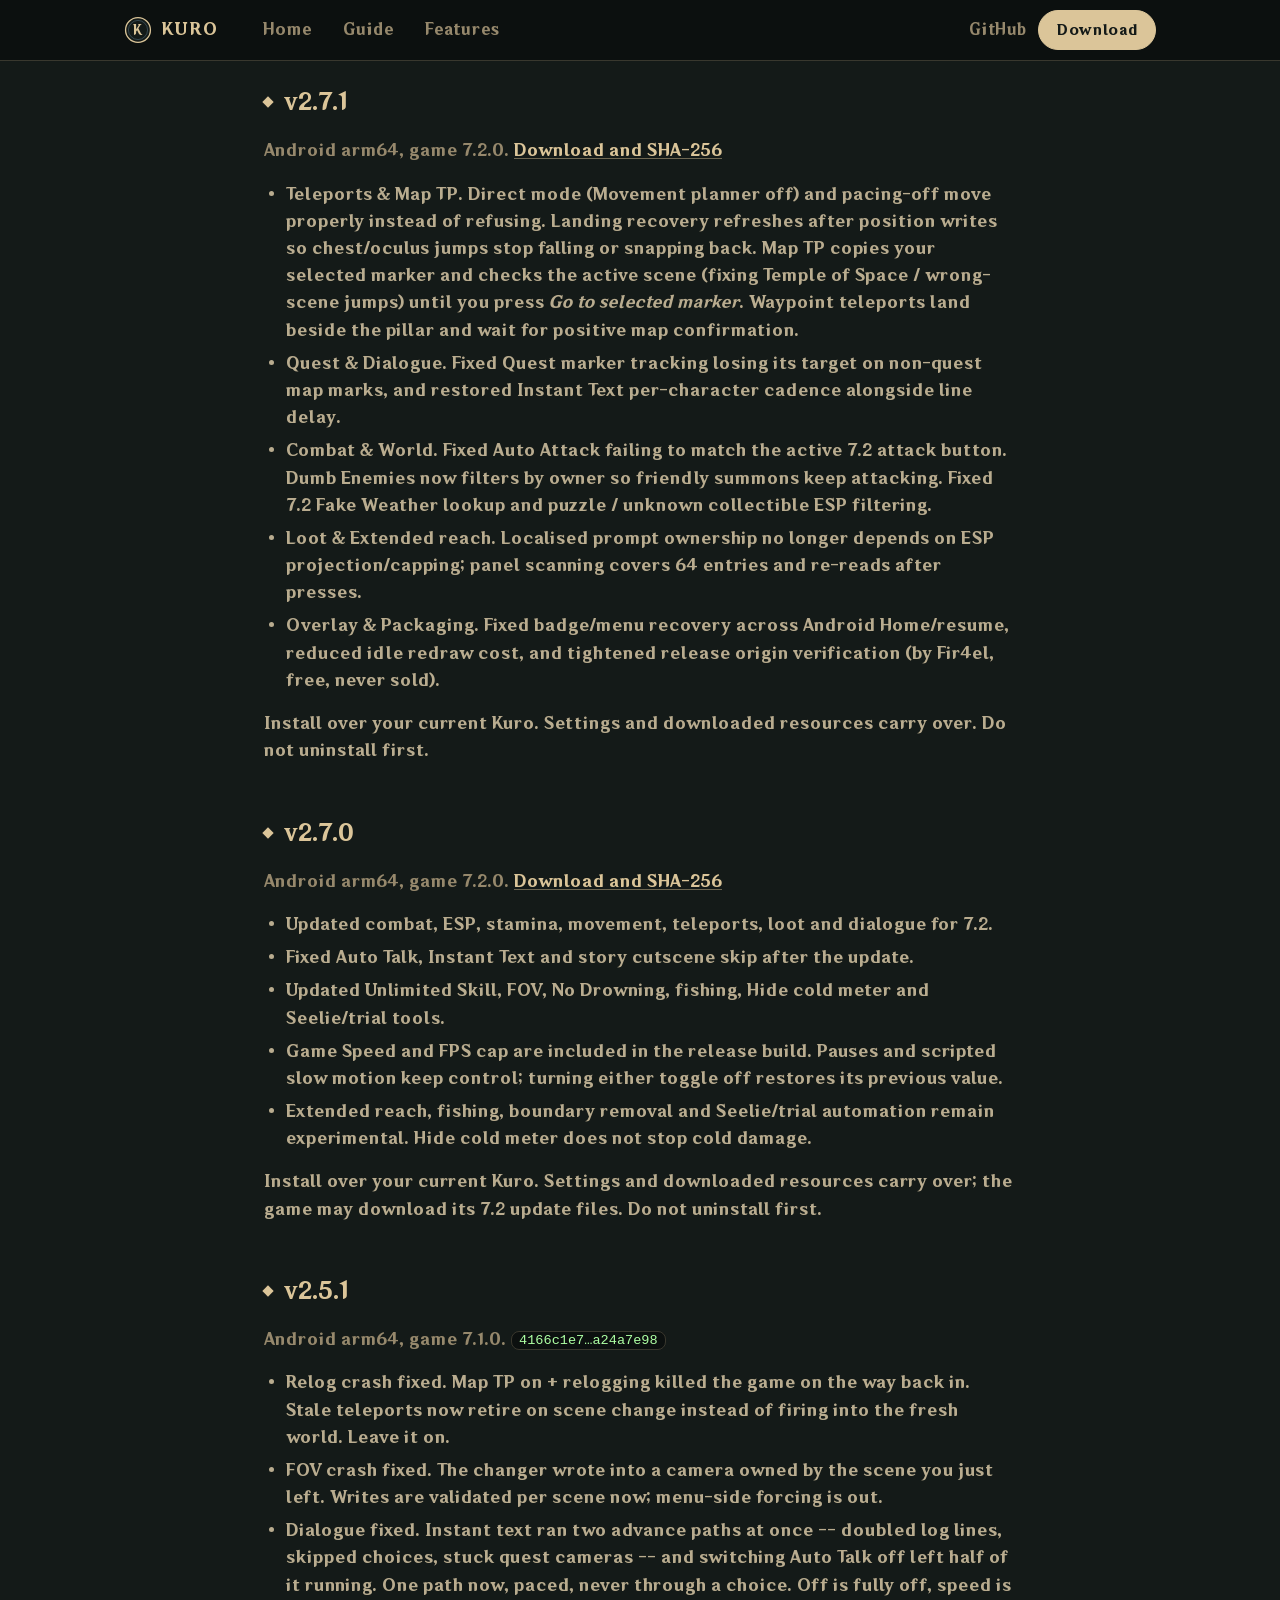
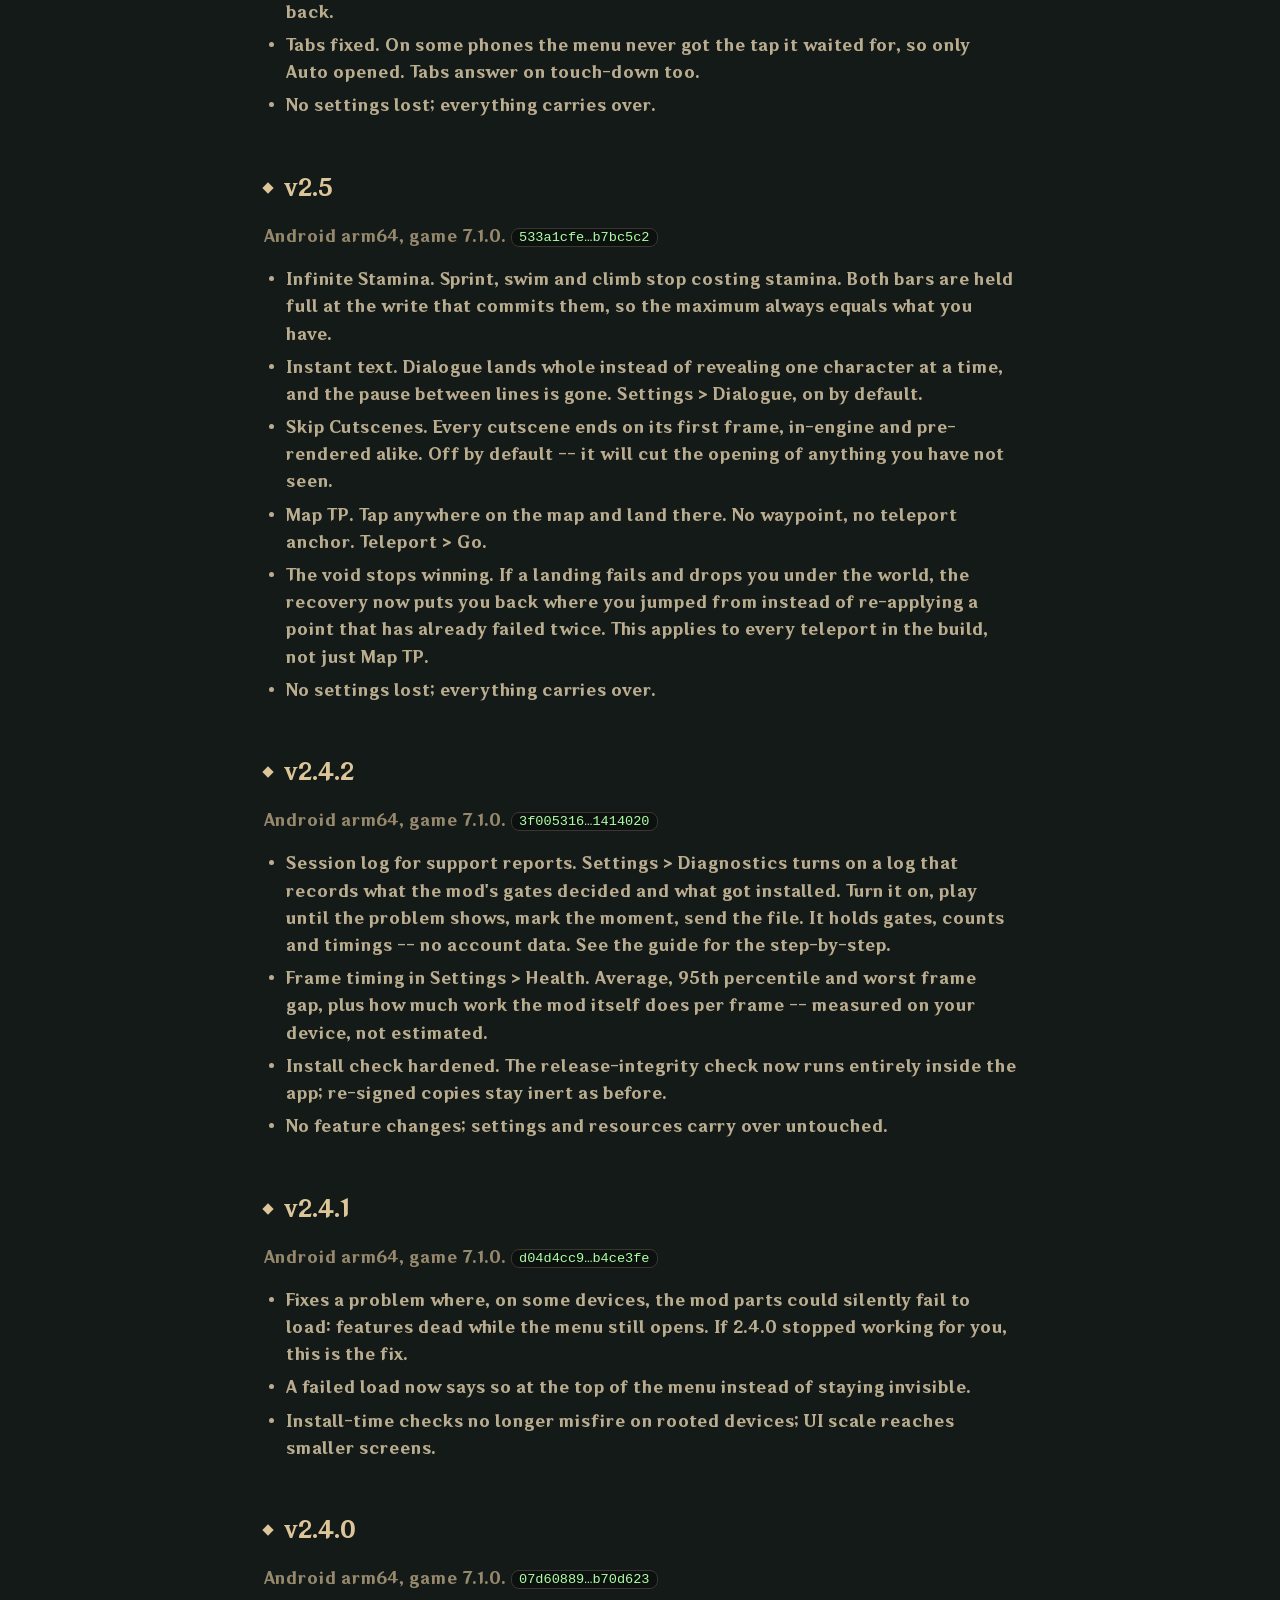
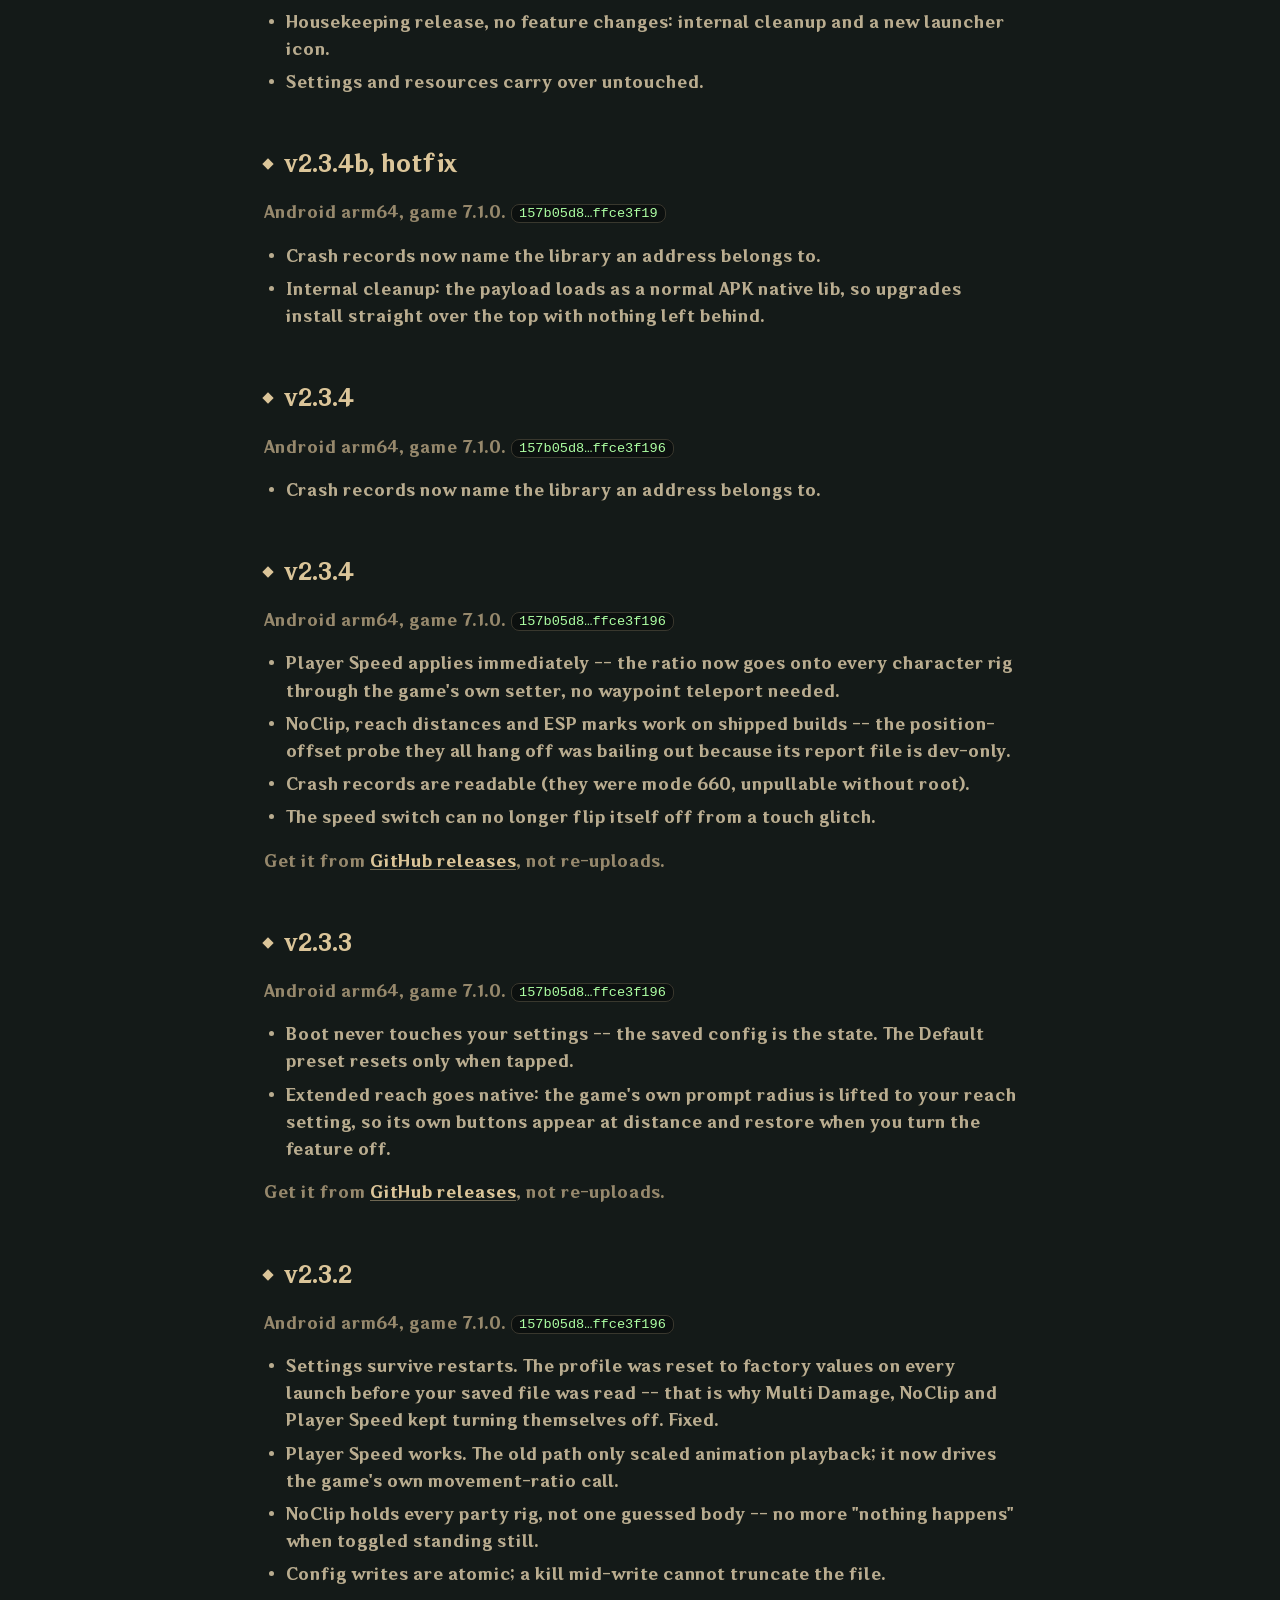
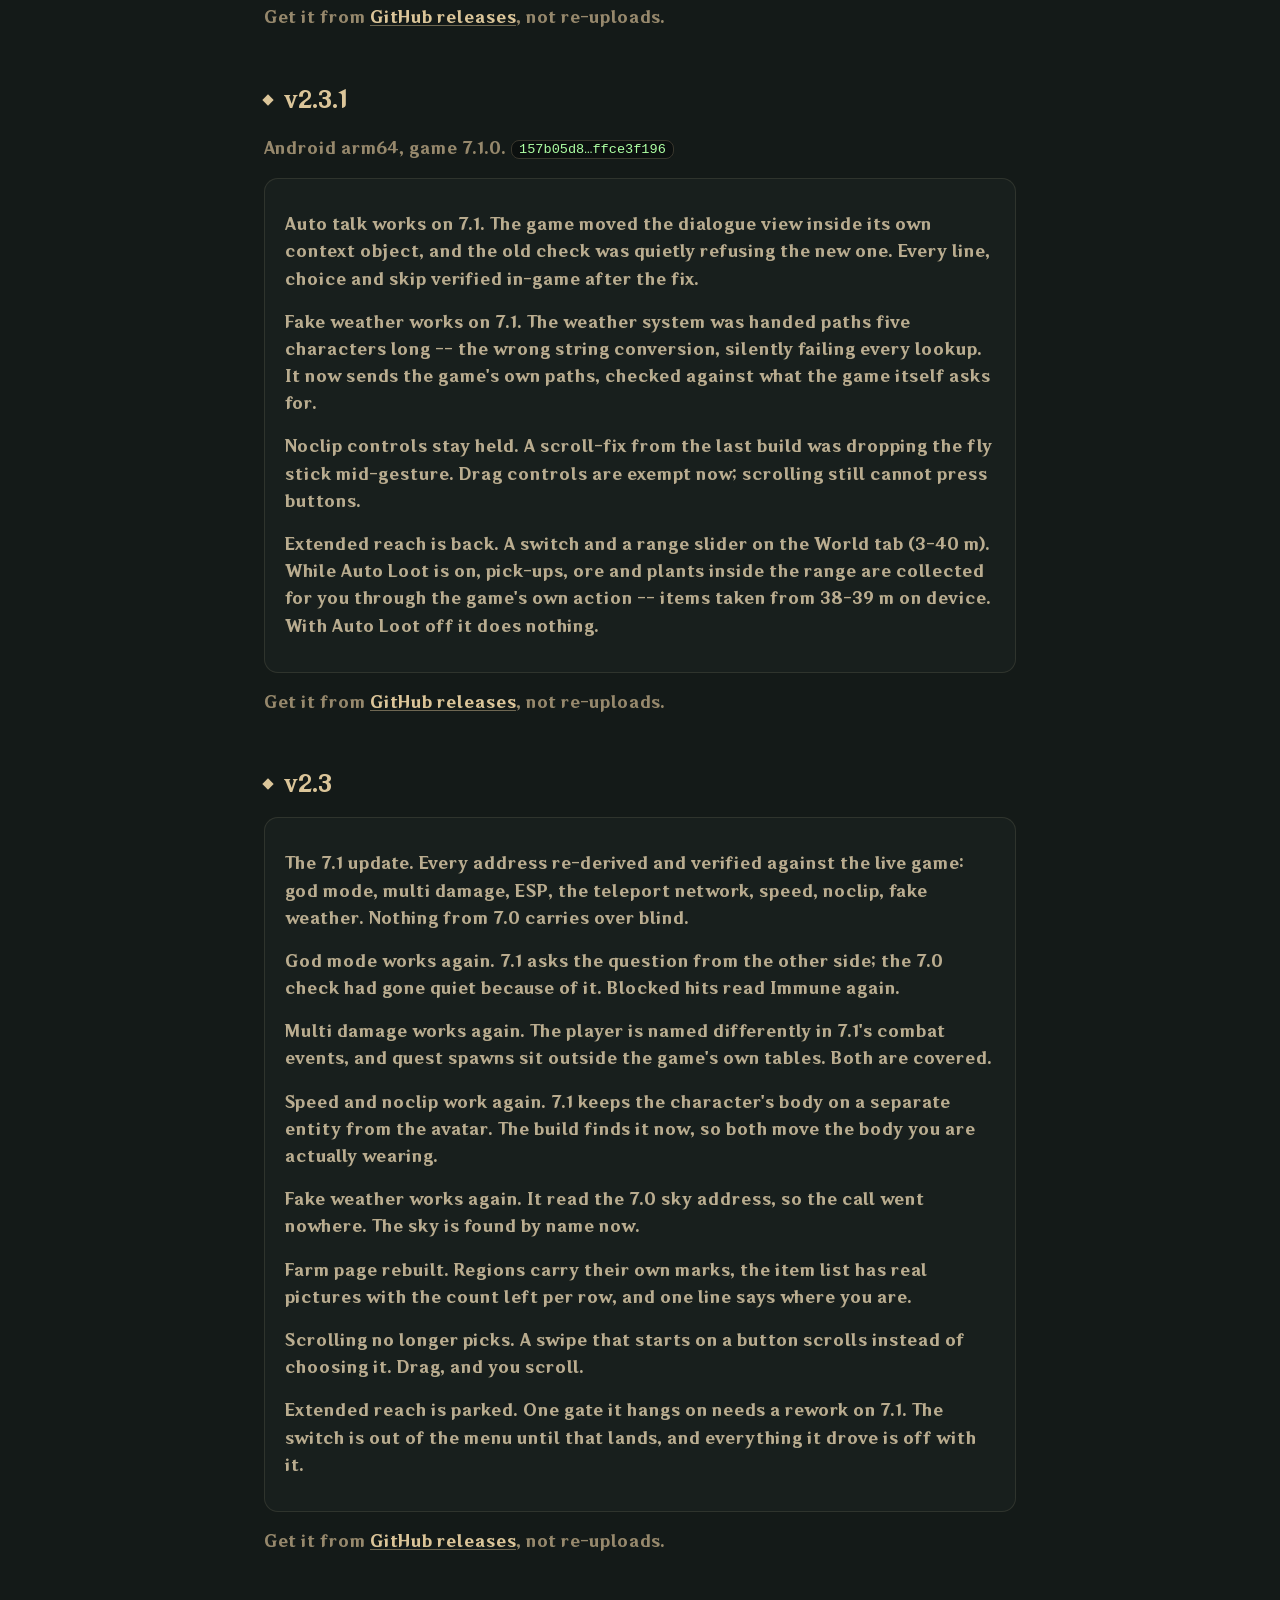
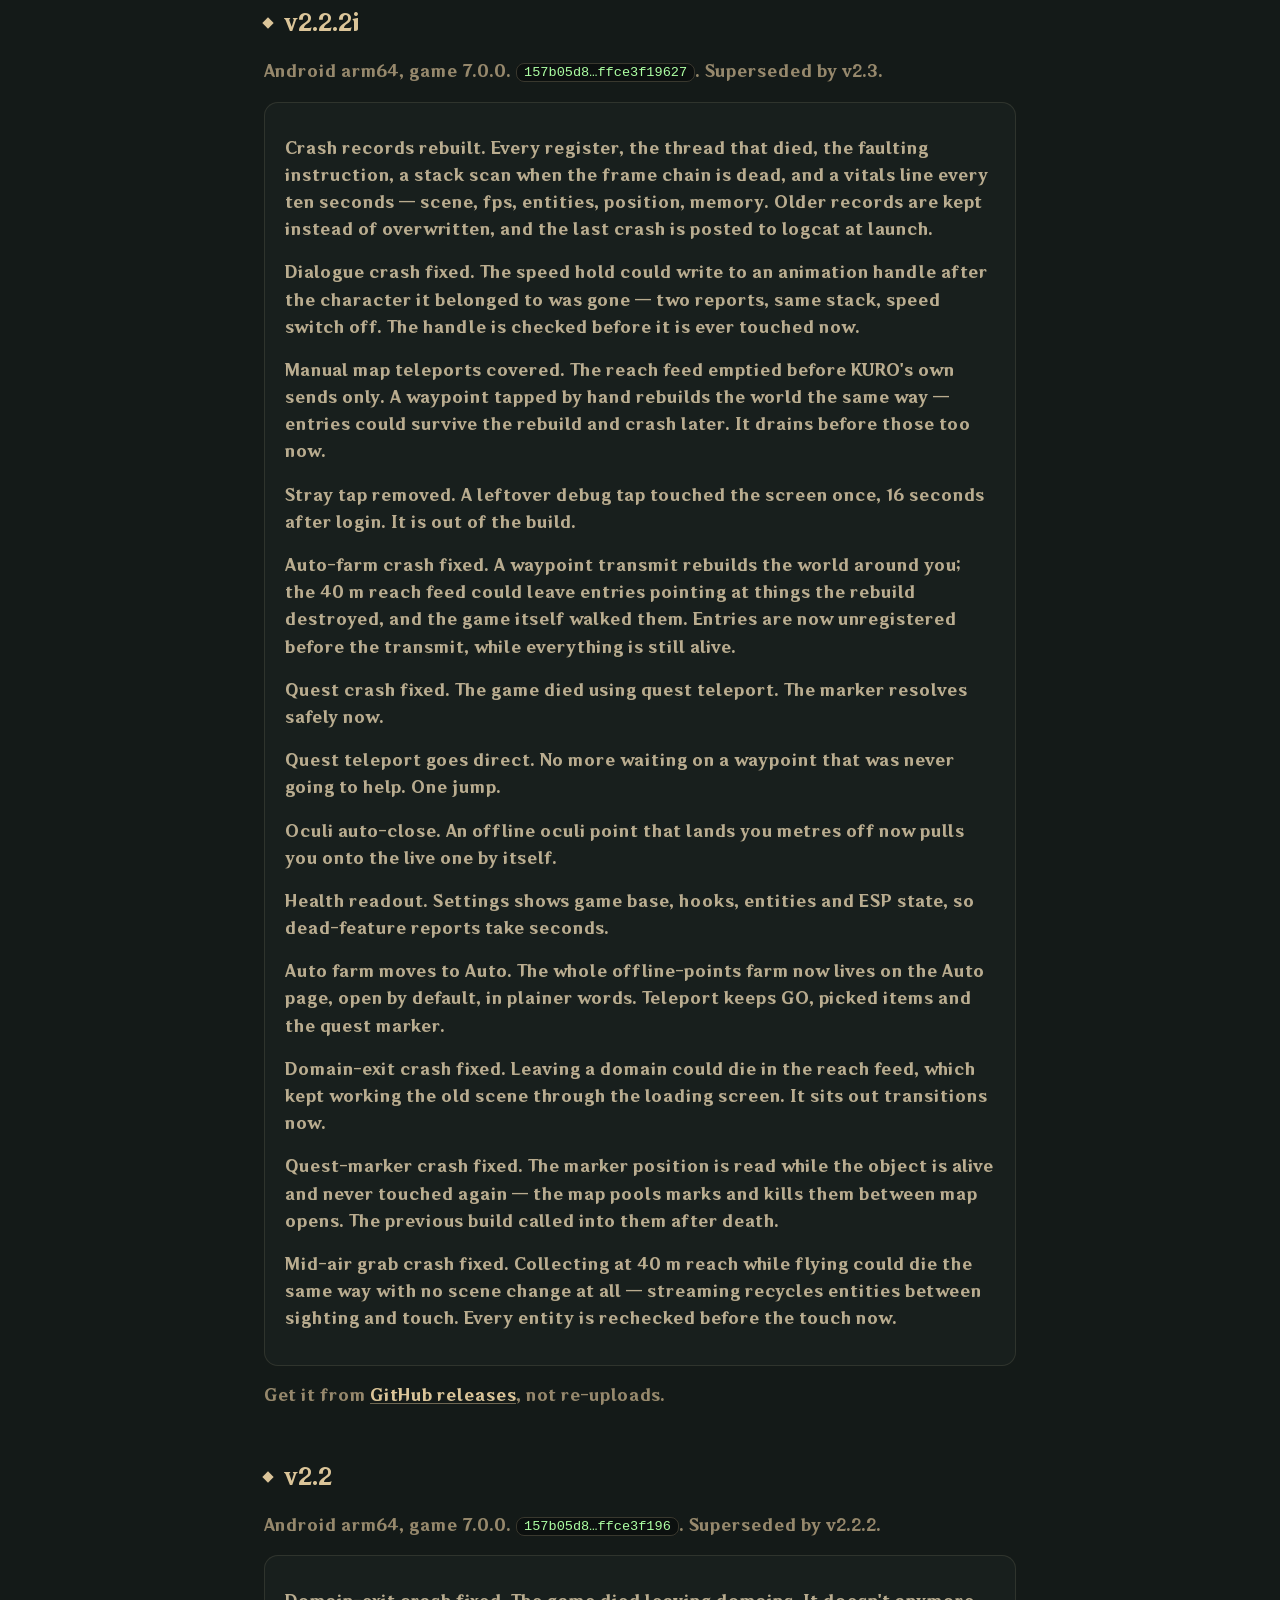
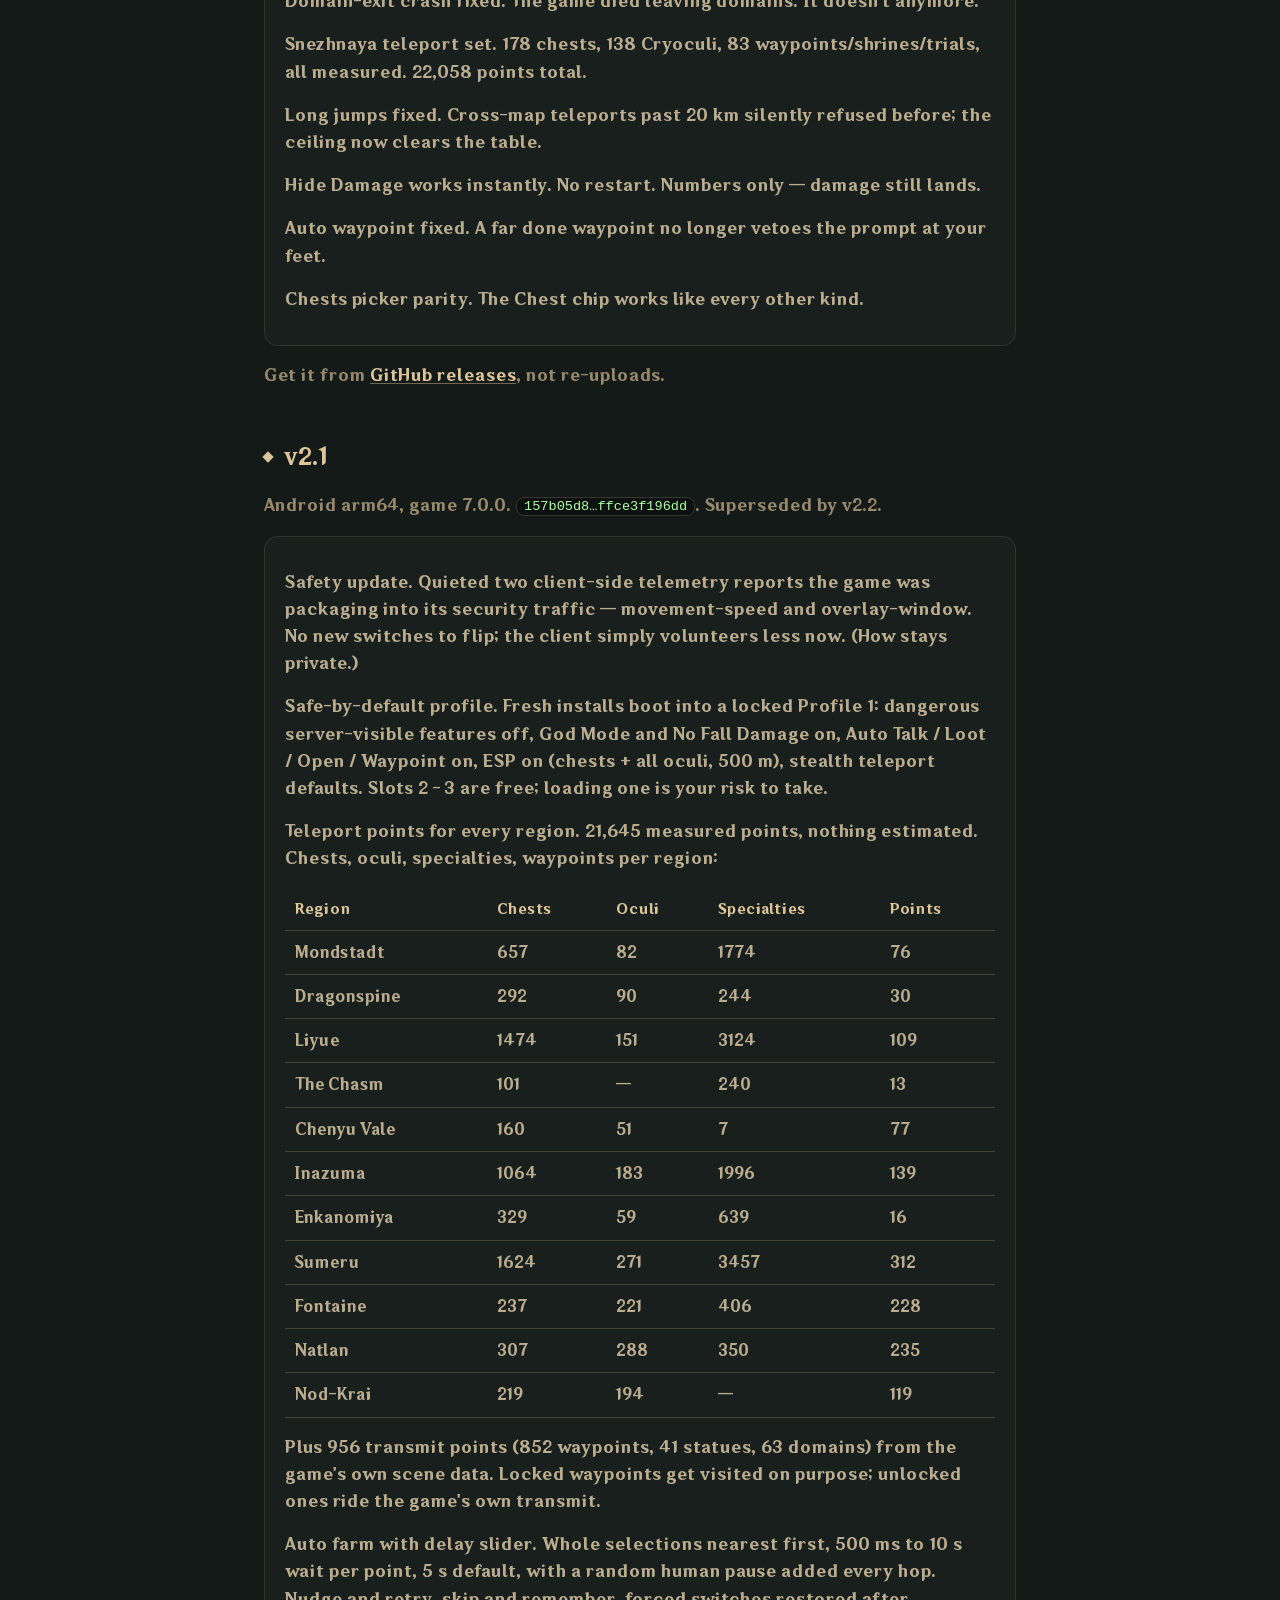
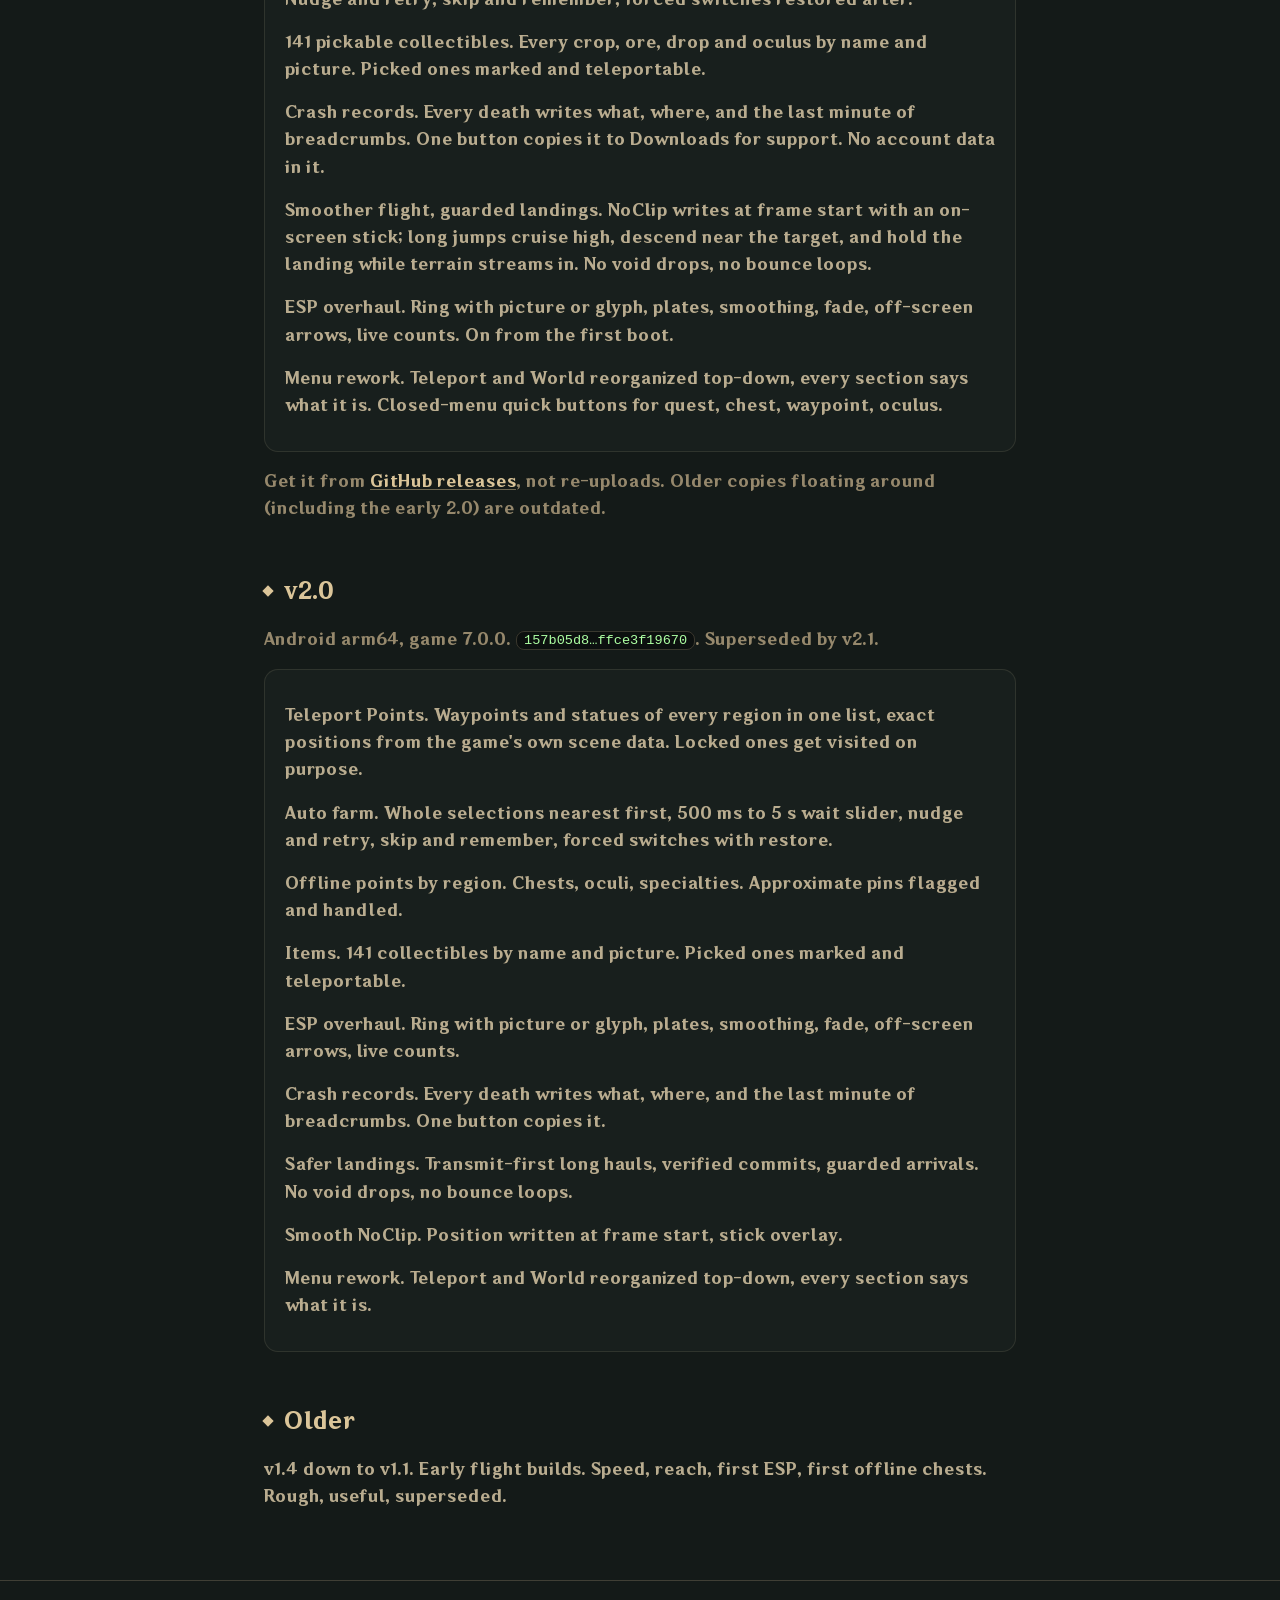
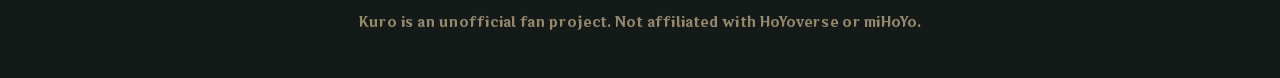
<file: docs/changelog.html>
<!DOCTYPE html>
<html lang="en">
<head>
<meta charset="utf-8">
<meta name="viewport" content="width=device-width, initial-scale=1">
<title>Kuro | changelog</title>
<link rel="stylesheet" href="style.css">
</head>
<body>

<div class="topbar"><div class="wrap">
<a class="brand" href="index.html"><svg viewBox="0 0 54 54"><circle cx="27" cy="27" r="24" fill="#141a18" stroke="#dbc599" stroke-width="2.5"/><circle cx="27" cy="27" r="18.5" fill="none" stroke="#557283" stroke-width="1"/><text x="27" y="28.5" text-anchor="middle" dominant-baseline="central" font-family="HYWenHei,'Hiragino Sans GB',sans-serif" font-size="24" font-weight="800" fill="#dbc599">K</text></svg>KURO</a>
<nav class="navlinks"><a href="index.html">Home</a><a href="guide.html">Guide</a><a href="features.html">Features</a></nav>
<span class="topright"><a class="gh" href="https://github.com/4firas/Kuro-GI">GitHub</a><a class="btn small primary" href="https://github.com/4firas/Kuro-GI/releases/latest">Download</a></span>
</div></div>

<div class="wrap narrow doc">

<h2>v2.7.1</h2>
<p class="dim">Android arm64, game 7.2.0. <a href="https://github.com/4firas/Kuro-GI/releases/tag/v2.7.1">Download and SHA-256</a></p>
<ul>
<li><b>Teleports &amp; Map TP.</b> Direct mode (Movement planner off) and pacing-off move properly instead of refusing. Landing recovery refreshes after position writes so chest/oculus jumps stop falling or snapping back. Map TP copies your selected marker and checks the active scene (fixing Temple of Space / wrong-scene jumps) until you press <i>Go to selected marker</i>. Waypoint teleports land beside the pillar and wait for positive map confirmation.</li>
<li><b>Quest &amp; Dialogue.</b> Fixed Quest marker tracking losing its target on non-quest map marks, and restored Instant Text per-character cadence alongside line delay.</li>
<li><b>Combat &amp; World.</b> Fixed Auto Attack failing to match the active 7.2 attack button. Dumb Enemies now filters by owner so friendly summons keep attacking. Fixed 7.2 Fake Weather lookup and puzzle / unknown collectible ESP filtering.</li>
<li><b>Loot &amp; Extended reach.</b> Localised prompt ownership no longer depends on ESP projection/capping; panel scanning covers 64 entries and re-reads after presses.</li>
<li><b>Overlay &amp; Packaging.</b> Fixed badge/menu recovery across Android Home/resume, reduced idle redraw cost, and tightened release origin verification (by Fir4el, free, never sold).</li>
</ul>
<p>Install over your current Kuro. Settings and downloaded resources carry over. Do not uninstall first.</p>

<h2>v2.7.0</h2>
<p class="dim">Android arm64, game 7.2.0. <a href="https://github.com/4firas/Kuro-GI/releases/tag/v2.7.0">Download and SHA-256</a></p>
<ul>
<li>Updated combat, ESP, stamina, movement, teleports, loot and dialogue for 7.2.</li>
<li>Fixed Auto Talk, Instant Text and story cutscene skip after the update.</li>
<li>Updated Unlimited Skill, FOV, No Drowning, fishing, Hide cold meter and Seelie/trial tools.</li>
<li>Game Speed and FPS cap are included in the release build. Pauses and scripted slow motion keep control; turning either toggle off restores its previous value.</li>
<li>Extended reach, fishing, boundary removal and Seelie/trial automation remain experimental. Hide cold meter does not stop cold damage.</li>
</ul>
<p>Install over your current Kuro. Settings and downloaded resources carry over; the game may download its 7.2 update files. Do not uninstall first.</p>

<h2>v2.5.1</h2>
<p class="dim">Android arm64, game 7.1.0. <code>4166c1e7…a24a7e98</code></p>
<ul>
<li><b>Relog crash fixed.</b> Map TP on + relogging killed the game on the way back in. Stale teleports now retire on scene change instead of firing into the fresh world. Leave it on.</li>
<li><b>FOV crash fixed.</b> The changer wrote into a camera owned by the scene you just left. Writes are validated per scene now; menu-side forcing is out.</li>
<li><b>Dialogue fixed.</b> Instant text ran two advance paths at once -- doubled log lines, skipped choices, stuck quest cameras -- and switching Auto Talk off left half of it running. One path now, paced, never through a choice. Off is fully off, speed is back.</li>
<li><b>Tabs fixed.</b> On some phones the menu never got the tap it waited for, so only Auto opened. Tabs answer on touch-down too.</li>
<li>No settings lost; everything carries over.</li>
</ul>

<h2>v2.5</h2>
<p class="dim">Android arm64, game 7.1.0. <code>533a1cfe…b7bc5c2</code></p>
<ul>
<li><b>Infinite Stamina.</b> Sprint, swim and climb stop costing stamina. Both bars are held full at the write that commits them, so the maximum always equals what you have.</li>
<li><b>Instant text.</b> Dialogue lands whole instead of revealing one character at a time, and the pause between lines is gone. Settings &gt; Dialogue, on by default.</li>
<li><b>Skip Cutscenes.</b> Every cutscene ends on its first frame, in-engine and pre-rendered alike. Off by default -- it will cut the opening of anything you have not seen.</li>
<li><b>Map TP.</b> Tap anywhere on the map and land there. No waypoint, no teleport anchor. Teleport &gt; Go.</li>
<li><b>The void stops winning.</b> If a landing fails and drops you under the world, the recovery now puts you back where you jumped from instead of re-applying a point that has already failed twice. This applies to every teleport in the build, not just Map TP.</li>
<li>No settings lost; everything carries over.</li>
</ul>

<h2>v2.4.2</h2>
<p class="dim">Android arm64, game 7.1.0. <code>3f005316…1414020</code></p>
<ul>
<li><b>Session log for support reports.</b> Settings > Diagnostics turns on a log that records what the mod's gates decided and what got installed. Turn it on, play until the problem shows, mark the moment, send the file. It holds gates, counts and timings -- no account data. See the guide for the step-by-step.</li>
<li><b>Frame timing in Settings > Health.</b> Average, 95th percentile and worst frame gap, plus how much work the mod itself does per frame -- measured on your device, not estimated.</li>
<li><b>Install check hardened.</b> The release-integrity check now runs entirely inside the app; re-signed copies stay inert as before.</li>
<li>No feature changes; settings and resources carry over untouched.</li>
</ul>

<h2>v2.4.1</h2>
<p class="dim">Android arm64, game 7.1.0. <code>d04d4cc9…b4ce3fe</code></p>
<ul>
<li>Fixes a problem where, on some devices, the mod parts could silently fail to load: features dead while the menu still opens. If 2.4.0 stopped working for you, this is the fix.</li>
<li>A failed load now says so at the top of the menu instead of staying invisible.</li>
<li>Install-time checks no longer misfire on rooted devices; UI scale reaches smaller screens.</li>
</ul>
<h2>v2.4.0</h2>
<p class="dim">Android arm64, game 7.1.0. <code>07d60889…b70d623</code></p>
<ul>
<li>Housekeeping release, no feature changes: internal cleanup and a new launcher icon.</li>
<li>Settings and resources carry over untouched.</li>
</ul>
<h2>v2.3.4b, hotfix</h2>
<p class="dim">Android arm64, game 7.1.0. <code>157b05d8…ffce3f19</code></p>
<ul>
<li>Crash records now name the library an address belongs to.</li>
<li>Internal cleanup: the payload loads as a normal APK native lib, so upgrades install straight over the top with nothing left behind.</li>
</ul>
<h2>v2.3.4</h2>
<p class="dim">Android arm64, game 7.1.0. <code>157b05d8…ffce3f196</code></p>
<ul>
<li>Crash records now name the library an address belongs to.</li>
</ul>
<h2>v2.3.4</h2>
<p class="dim">Android arm64, game 7.1.0. <code>157b05d8…ffce3f196</code></p>
<ul>
<li><b>Player Speed applies immediately</b> -- the ratio now goes onto every character rig through the game's own setter, no waypoint teleport needed.</li>
<li><b>NoClip, reach distances and ESP marks work on shipped builds</b> -- the position-offset probe they all hang off was bailing out because its report file is dev-only.</li>
<li><b>Crash records are readable</b> (they were mode 660, unpullable without root).</li>
<li>The speed switch can no longer flip itself off from a touch glitch.</li>
</ul>
<p class="dim">Get it from <a href="https://github.com/4firas/Kuro-GI/releases/tag/v2.5">GitHub releases</a>, not re-uploads.</p>
<h2>v2.3.3</h2>
<p class="dim">Android arm64, game 7.1.0. <code>157b05d8…ffce3f196</code></p>
<ul>
<li><b>Boot never touches your settings</b> -- the saved config is the state. The Default preset resets only when tapped.</li>
<li><b>Extended reach goes native:</b> the game's own prompt radius is lifted to your reach setting, so its own buttons appear at distance and restore when you turn the feature off.</li>
</ul>
<p class="dim">Get it from <a href="https://github.com/4firas/Kuro-GI/releases/tag/v2.5">GitHub releases</a>, not re-uploads.</p>
<h2>v2.3.2</h2>
<p class="dim">Android arm64, game 7.1.0. <code>157b05d8…ffce3f196</code></p>
<ul>
<li><b>Settings survive restarts.</b> The profile was reset to factory values on every launch before your saved file was read -- that is why Multi Damage, NoClip and Player Speed kept turning themselves off. Fixed.</li>
<li><b>Player Speed works.</b> The old path only scaled animation playback; it now drives the game's own movement-ratio call.</li>
<li><b>NoClip holds every party rig</b>, not one guessed body -- no more "nothing happens" when toggled standing still.</li>
<li>Config writes are atomic; a kill mid-write cannot truncate the file.</li>
</ul>
<p class="dim">Get it from <a href="https://github.com/4firas/Kuro-GI/releases/tag/v2.5">GitHub releases</a>, not re-uploads.</p>
<h2>v2.3.1</h2>
<p class="dim">Android arm64, game 7.1.0. <code>157b05d8…ffce3f196</code></p>
<div class="card">
<p><b>Auto talk works on 7.1.</b> The game moved the dialogue view inside its own context object, and the old check was quietly refusing the new one. Every line, choice and skip verified in-game after the fix.</p>
<p><b>Fake weather works on 7.1.</b> The weather system was handed paths five characters long -- the wrong string conversion, silently failing every lookup. It now sends the game's own paths, checked against what the game itself asks for.</p>
<p><b>Noclip controls stay held.</b> A scroll-fix from the last build was dropping the fly stick mid-gesture. Drag controls are exempt now; scrolling still cannot press buttons.</p>
<p><b>Extended reach is back.</b> A switch and a range slider on the World tab (3-40 m). While Auto Loot is on, pick-ups, ore and plants inside the range are collected for you through the game's own action -- items taken from 38-39 m on device. With Auto Loot off it does nothing.</p>
</div>
<p class="dim">Get it from <a href="https://github.com/4firas/Kuro-GI/releases/tag/v2.5">GitHub releases</a>, not re-uploads.</p>

<h2>v2.3</h2>
<div class="card">
<p><b>The 7.1 update.</b> Every address re-derived and verified against the live game: god mode, multi damage, ESP, the teleport network, speed, noclip, fake weather. Nothing from 7.0 carries over blind.</p>
<p><b>God mode works again.</b> 7.1 asks the question from the other side; the 7.0 check had gone quiet because of it. Blocked hits read Immune again.</p>
<p><b>Multi damage works again.</b> The player is named differently in 7.1's combat events, and quest spawns sit outside the game's own tables. Both are covered.</p>
<p><b>Speed and noclip work again.</b> 7.1 keeps the character's body on a separate entity from the avatar. The build finds it now, so both move the body you are actually wearing.</p>
<p><b>Fake weather works again.</b> It read the 7.0 sky address, so the call went nowhere. The sky is found by name now.</p>
<p><b>Farm page rebuilt.</b> Regions carry their own marks, the item list has real pictures with the count left per row, and one line says where you are.</p>
<p><b>Scrolling no longer picks.</b> A swipe that starts on a button scrolls instead of choosing it. Drag, and you scroll.</p>
<p><b>Extended reach is parked.</b> One gate it hangs on needs a rework on 7.1. The switch is out of the menu until that lands, and everything it drove is off with it.</p>
</div>
<p class="dim">Get it from <a href="https://github.com/4firas/Kuro-GI/releases/tag/v2.3">GitHub releases</a>, not re-uploads.</p>

<h2>v2.2.2i</h2>
<p class="dim">Android arm64, game 7.0.0. <code>157b05d8…ffce3f19627</code>. Superseded by v2.3.</p>
<div class="card">
<p><b>Crash records rebuilt.</b> Every register, the thread that died, the faulting instruction, a stack scan when the frame chain is dead, and a vitals line every ten seconds — scene, fps, entities, position, memory. Older records are kept instead of overwritten, and the last crash is posted to logcat at launch.</p>
<p><b>Dialogue crash fixed.</b> The speed hold could write to an animation handle after the character it belonged to was gone — two reports, same stack, speed switch off. The handle is checked before it is ever touched now.</p>
<p><b>Manual map teleports covered.</b> The reach feed emptied before KURO's own sends only. A waypoint tapped by hand rebuilds the world the same way — entries could survive the rebuild and crash later. It drains before those too now.</p>
<p><b>Stray tap removed.</b> A leftover debug tap touched the screen once, 16 seconds after login. It is out of the build.</p>
<p><b>Auto-farm crash fixed.</b> A waypoint transmit rebuilds the world around you; the 40 m reach feed could leave entries pointing at things the rebuild destroyed, and the game itself walked them. Entries are now unregistered before the transmit, while everything is still alive.</p>
<p><b>Quest crash fixed.</b> The game died using quest teleport. The marker resolves safely now.</p>
<p><b>Quest teleport goes direct.</b> No more waiting on a waypoint that was never going to help. One jump.</p>
<p><b>Oculi auto-close.</b> An offline oculi point that lands you metres off now pulls you onto the live one by itself.</p>
<p><b>Health readout.</b> Settings shows game base, hooks, entities and ESP state, so dead-feature reports take seconds.</p>
<p><b>Auto farm moves to Auto.</b> The whole offline-points farm now lives on the Auto page, open by default, in plainer words. Teleport keeps GO, picked items and the quest marker.</p>
<p><b>Domain-exit crash fixed.</b> Leaving a domain could die in the reach feed, which kept working the old scene through the loading screen. It sits out transitions now.</p>
<p><b>Quest-marker crash fixed.</b> The marker position is read while the object is alive and never touched again — the map pools marks and kills them between map opens. The previous build called into them after death.</p>
<p><b>Mid-air grab crash fixed.</b> Collecting at 40 m reach while flying could die the same way with no scene change at all — streaming recycles entities between sighting and touch. Every entity is rechecked before the touch now.</p>
</div>
<p class="dim">Get it from <a href="https://github.com/4firas/Kuro-GI/releases/tag/v2.2.2i">GitHub releases</a>, not re-uploads.</p>

<h2>v2.2</h2>
<p class="dim">Android arm64, game 7.0.0. <code>157b05d8…ffce3f196</code>. Superseded by v2.2.2.</p>
<div class="card">
<p><b>Domain-exit crash fixed.</b> The game died leaving domains. It doesn't anymore.</p>
<p><b>Snezhnaya teleport set.</b> 178 chests, 138 Cryoculi, 83 waypoints/shrines/trials, all measured. 22,058 points total.</p>
<p><b>Long jumps fixed.</b> Cross-map teleports past 20 km silently refused before; the ceiling now clears the table.</p>
<p><b>Hide Damage works instantly.</b> No restart. Numbers only — damage still lands.</p>
<p><b>Auto waypoint fixed.</b> A far done waypoint no longer vetoes the prompt at your feet.</p>
<p><b>Chests picker parity.</b> The Chest chip works like every other kind.</p>
</div>
<p class="dim">Get it from <a href="https://github.com/4firas/Kuro-GI/releases/tag/v2.2">GitHub releases</a>, not re-uploads.</p>

<h2>v2.1</h2>
<p class="dim">Android arm64, game 7.0.0. <code>157b05d8…ffce3f196dd</code>. Superseded by v2.2.</p>
<div class="card">
<p><b>Safety update.</b> Quieted two client-side telemetry reports the game was packaging into its security traffic — movement-speed and overlay-window. No new switches to flip; the client simply volunteers less now. (How stays private.)</p>
<p><b>Safe-by-default profile.</b> Fresh installs boot into a locked Profile 1: dangerous server-visible features off, God Mode and No Fall Damage on, Auto Talk / Loot / Open / Waypoint on, ESP on (chests + all oculi, 500 m), stealth teleport defaults. Slots 2–3 are free; loading one is your risk to take.</p>
<p><b>Teleport points for every region.</b> 21,645 measured points, nothing estimated. Chests, oculi, specialties, waypoints per region:</p>
<table>
<tr><th>Region</th><th>Chests</th><th>Oculi</th><th>Specialties</th><th>Points</th></tr>
<tr><td>Mondstadt</td><td>657</td><td>82</td><td>1774</td><td>76</td></tr>
<tr><td>Dragonspine</td><td>292</td><td>90</td><td>244</td><td>30</td></tr>
<tr><td>Liyue</td><td>1474</td><td>151</td><td>3124</td><td>109</td></tr>
<tr><td>The Chasm</td><td>101</td><td>—</td><td>240</td><td>13</td></tr>
<tr><td>Chenyu Vale</td><td>160</td><td>51</td><td>7</td><td>77</td></tr>
<tr><td>Inazuma</td><td>1064</td><td>183</td><td>1996</td><td>139</td></tr>
<tr><td>Enkanomiya</td><td>329</td><td>59</td><td>639</td><td>16</td></tr>
<tr><td>Sumeru</td><td>1624</td><td>271</td><td>3457</td><td>312</td></tr>
<tr><td>Fontaine</td><td>237</td><td>221</td><td>406</td><td>228</td></tr>
<tr><td>Natlan</td><td>307</td><td>288</td><td>350</td><td>235</td></tr>
<tr><td>Nod-Krai</td><td>219</td><td>194</td><td>—</td><td>119</td></tr>
</table>
<p>Plus 956 transmit points (852 waypoints, 41 statues, 63 domains) from the game's own scene data. Locked waypoints get visited on purpose; unlocked ones ride the game's own transmit.</p>
<p><b>Auto farm with delay slider.</b> Whole selections nearest first, 500 ms to 10 s wait per point, 5 s default, with a random human pause added every hop. Nudge and retry, skip and remember, forced switches restored after.</p>
<p><b>141 pickable collectibles.</b> Every crop, ore, drop and oculus by name and picture. Picked ones marked and teleportable.</p>
<p><b>Crash records.</b> Every death writes what, where, and the last minute of breadcrumbs. One button copies it to Downloads for support. No account data in it.</p>
<p><b>Smoother flight, guarded landings.</b> NoClip writes at frame start with an on-screen stick; long jumps cruise high, descend near the target, and hold the landing while terrain streams in. No void drops, no bounce loops.</p>
<p><b>ESP overhaul.</b> Ring with picture or glyph, plates, smoothing, fade, off-screen arrows, live counts. On from the first boot.</p>
<p><b>Menu rework.</b> Teleport and World reorganized top-down, every section says what it is. Closed-menu quick buttons for quest, chest, waypoint, oculus.</p>
</div>
<p class="dim">Get it from <a href="https://github.com/4firas/Kuro-GI/releases/tag/v2.1">GitHub releases</a>, not re-uploads. Older copies floating around (including the early 2.0) are outdated.</p>

<h2>v2.0</h2>
<p class="dim">Android arm64, game 7.0.0. <code>157b05d8…ffce3f19670</code>. Superseded by v2.1.</p>
<div class="card">
<p><b>Teleport Points.</b> Waypoints and statues of every region in one list, exact positions from the game's own scene data. Locked ones get visited on purpose.</p>
<p><b>Auto farm.</b> Whole selections nearest first, 500 ms to 5 s wait slider, nudge and retry, skip and remember, forced switches with restore.</p>
<p><b>Offline points by region.</b> Chests, oculi, specialties. Approximate pins flagged and handled.</p>
<p><b>Items.</b> 141 collectibles by name and picture. Picked ones marked and teleportable.</p>
<p><b>ESP overhaul.</b> Ring with picture or glyph, plates, smoothing, fade, off-screen arrows, live counts.</p>
<p><b>Crash records.</b> Every death writes what, where, and the last minute of breadcrumbs. One button copies it.</p>
<p><b>Safer landings.</b> Transmit-first long hauls, verified commits, guarded arrivals. No void drops, no bounce loops.</p>
<p><b>Smooth NoClip.</b> Position written at frame start, stick overlay.</p>
<p><b>Menu rework.</b> Teleport and World reorganized top-down, every section says what it is.</p>
</div>

<h2>Older</h2>
<p><b>v1.4 down to v1.1.</b> Early flight builds. Speed, reach, first ESP, first offline chests. Rough, useful, superseded.</p>

</div>

<footer class="site"><div class="wrap narrow">
<p>Kuro is an unofficial fan project. Not affiliated with HoYoverse or miHoYo.</p>
</div></footer>

</body>
</html>
</file>
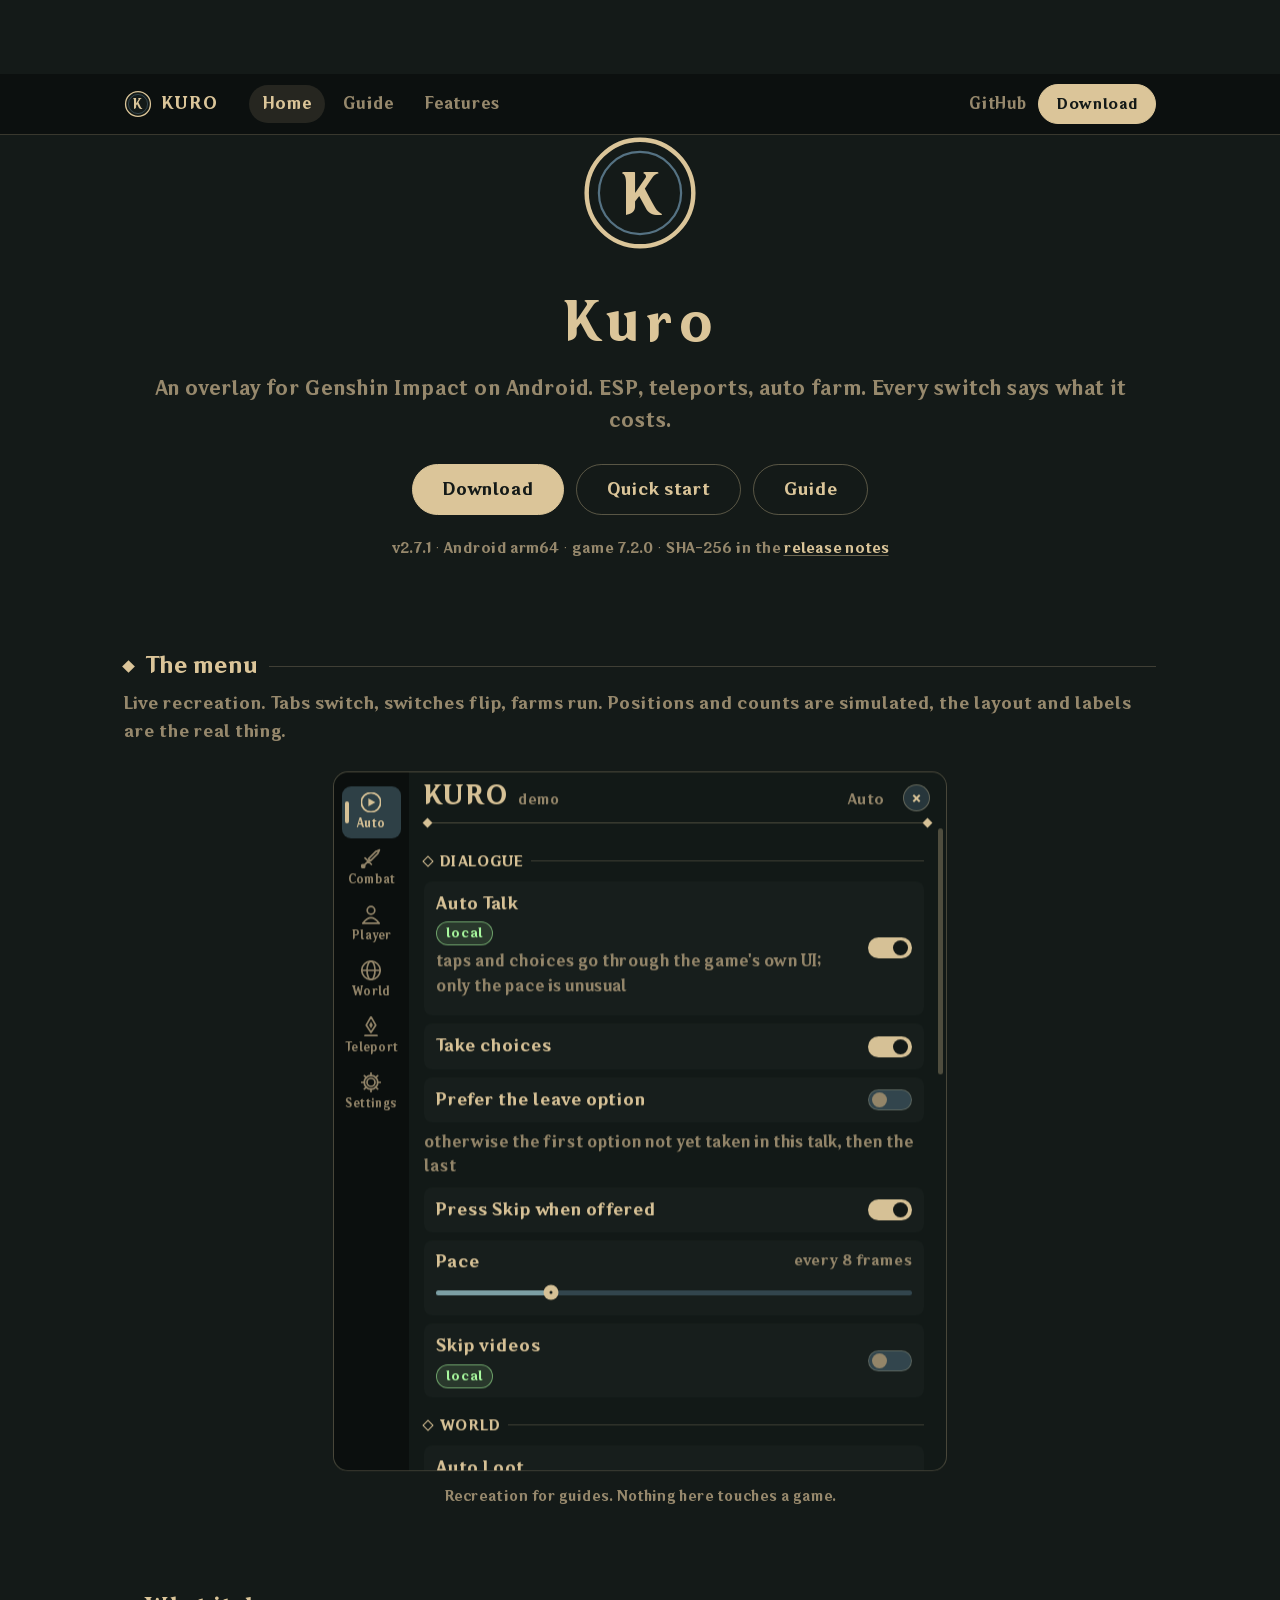
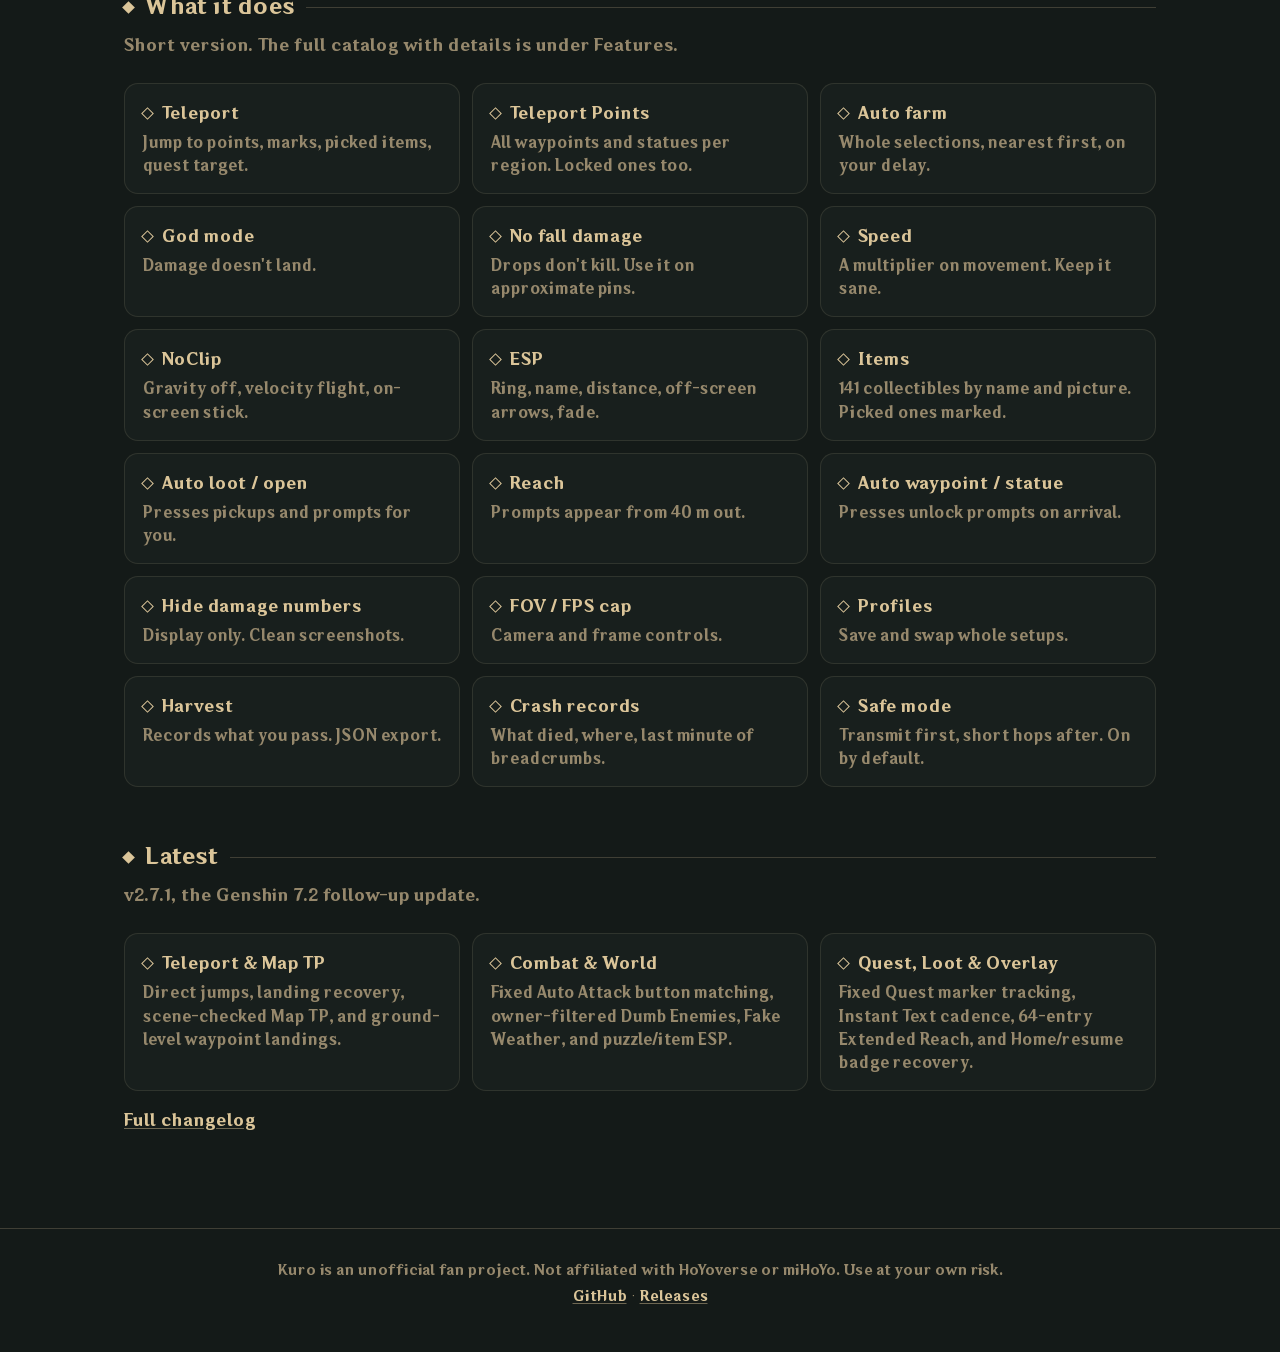
<file: docs/demo.html>
<!DOCTYPE html>
<html lang="en">
<head>
<meta charset="utf-8">
<meta http-equiv="refresh" content="0; url=index.html#menu">
<link rel="canonical" href="index.html#menu">
<title>Kuro | menu demo</title>
<link rel="stylesheet" href="style.css">
</head>
<body>
<div class="wrap narrow" style="padding-top:80px;text-align:center">
<p>The menu lives on the <a href="index.html#menu">home page</a> now.</p>
</div>
</body>
</html>
</file>
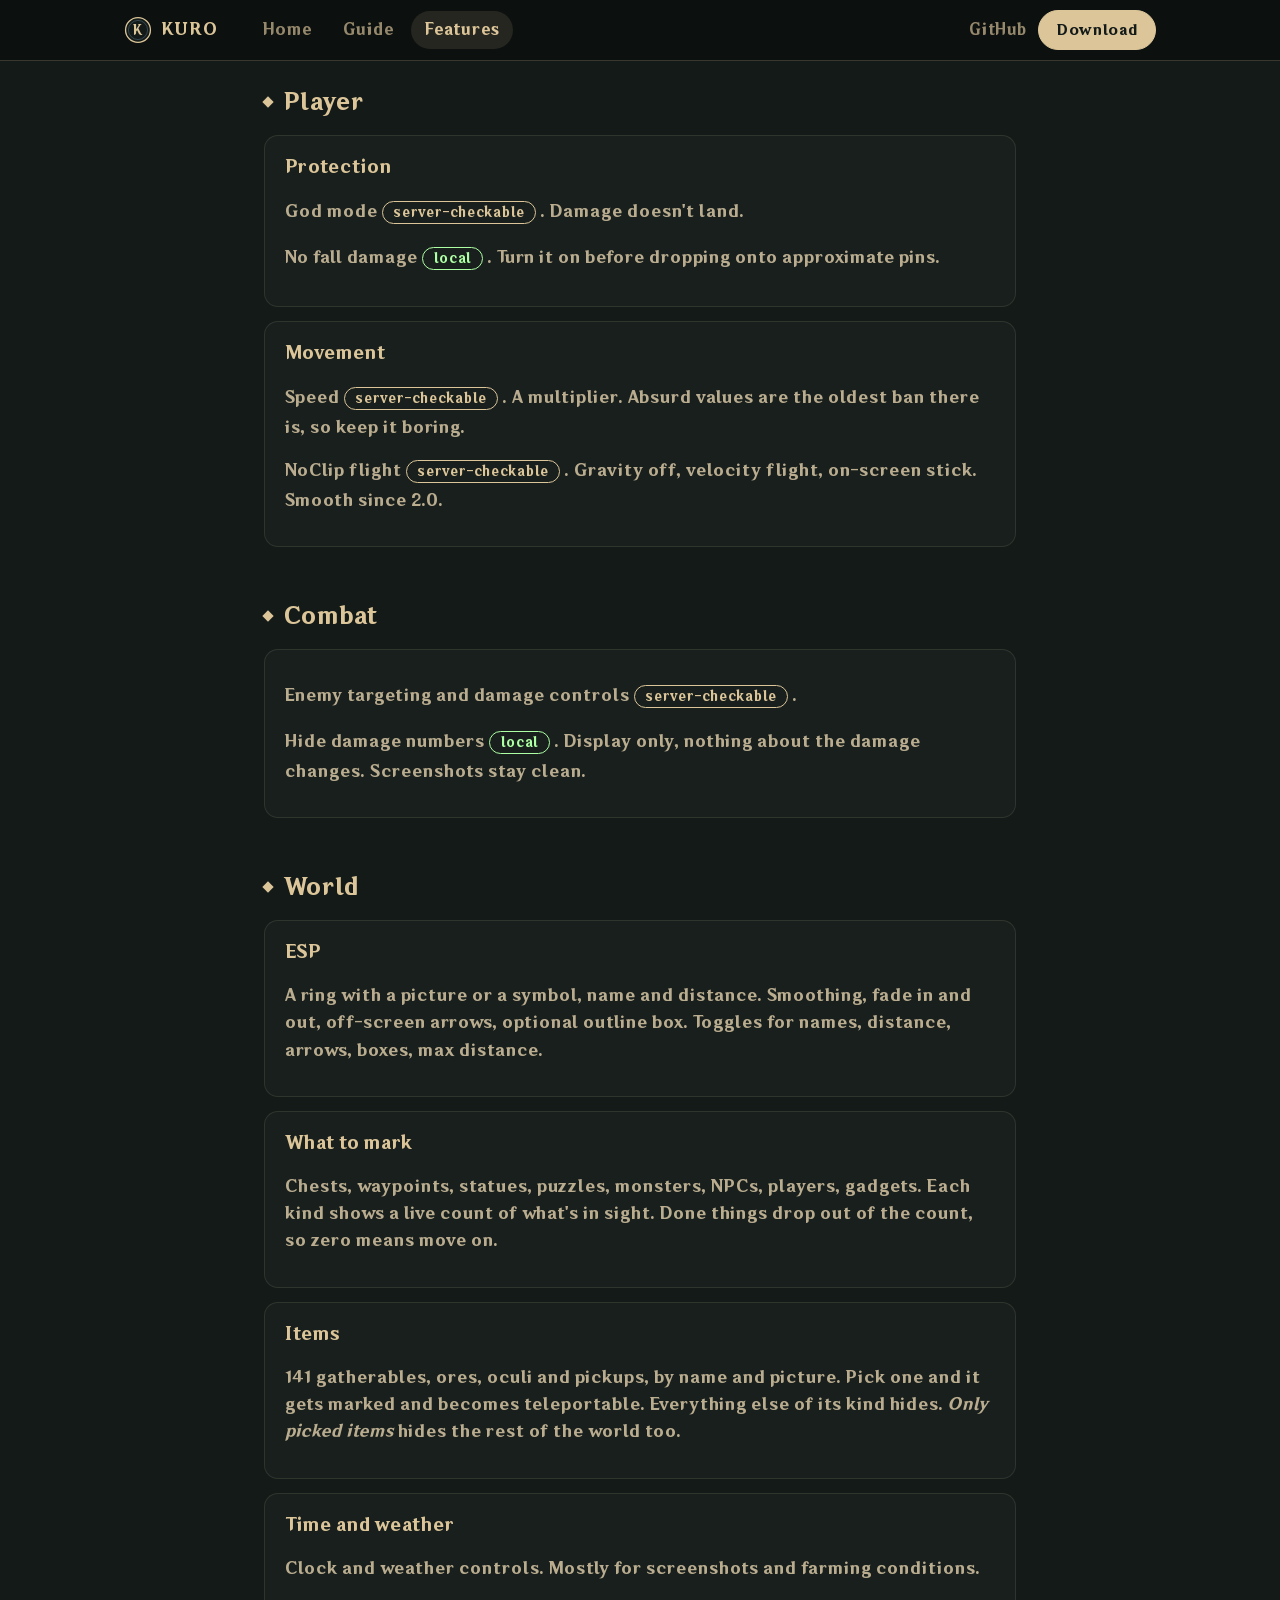
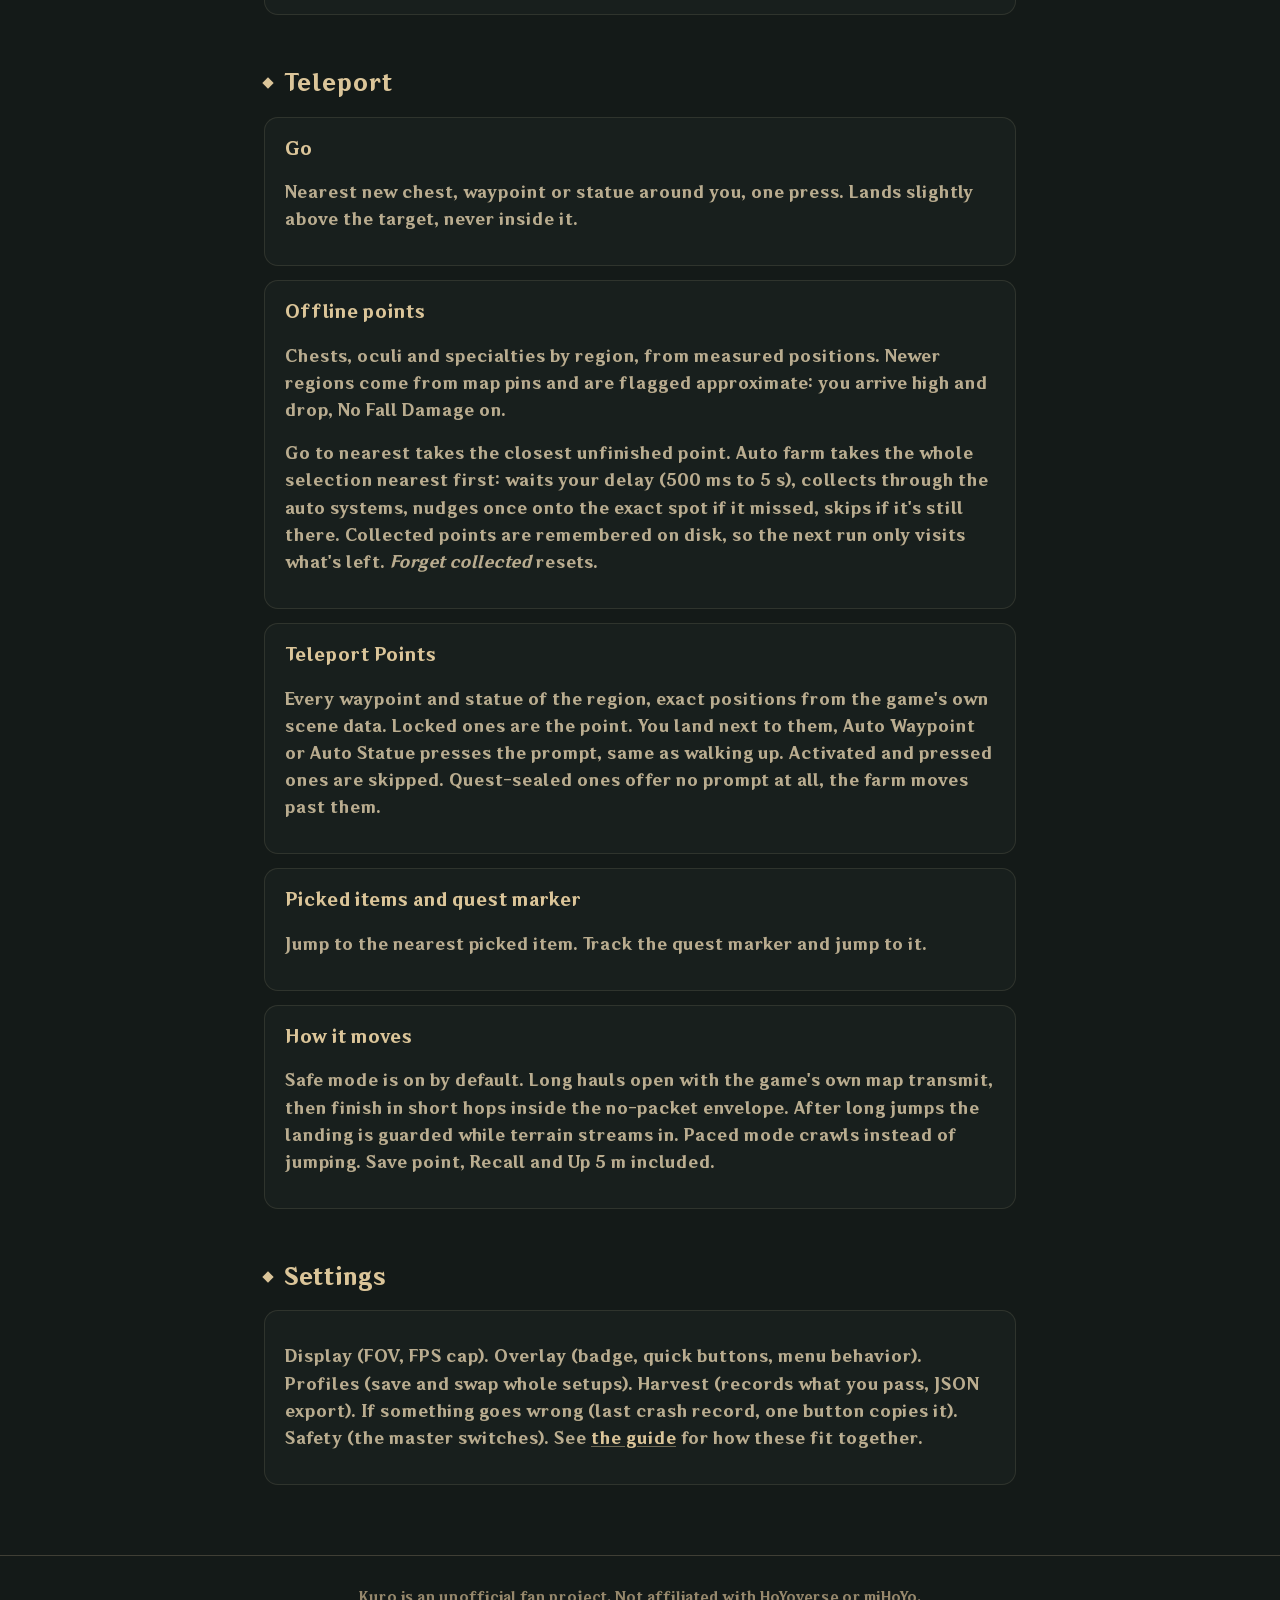
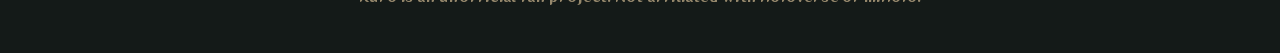
<file: docs/features.html>
<!DOCTYPE html>
<html lang="en">
<head>
<meta charset="utf-8">
<meta name="viewport" content="width=device-width, initial-scale=1">
<title>Kuro | features</title>
<link rel="stylesheet" href="style.css">
</head>
<body>

<div class="topbar"><div class="wrap">
<a class="brand" href="index.html"><svg viewBox="0 0 54 54"><circle cx="27" cy="27" r="24" fill="#141a18" stroke="#dbc599" stroke-width="2.5"/><circle cx="27" cy="27" r="18.5" fill="none" stroke="#557283" stroke-width="1"/><text x="27" y="28.5" text-anchor="middle" dominant-baseline="central" font-family="HYWenHei,'Hiragino Sans GB',sans-serif" font-size="24" font-weight="800" fill="#dbc599">K</text></svg>KURO</a>
<nav class="navlinks"><a href="index.html">Home</a><a href="guide.html">Guide</a><a class="here" href="features.html">Features</a></nav>
<span class="topright"><a class="gh" href="https://github.com/4firas/Kuro-GI">GitHub</a><a class="btn small primary" href="https://github.com/4firas/Kuro-GI/releases/latest">Download</a></span>
</div></div>

<div class="wrap narrow doc">

<h2>Player</h2>
<div class="card"><h3>Protection</h3>
<p>God mode <span class="pill server">server-checkable</span>. Damage doesn't land.</p>
<p>No fall damage <span class="pill local">local</span>. Turn it on before dropping onto approximate pins.</p></div>
<div class="card"><h3>Movement</h3>
<p>Speed <span class="pill server">server-checkable</span>. A multiplier. Absurd values are the oldest ban there is, so keep it boring.</p>
<p>NoClip flight <span class="pill server">server-checkable</span>. Gravity off, velocity flight, on-screen stick. Smooth since 2.0.</p></div>

<h2>Combat</h2>
<div class="card">
<p>Enemy targeting and damage controls <span class="pill server">server-checkable</span>.</p>
<p>Hide damage numbers <span class="pill local">local</span>. Display only, nothing about the damage changes. Screenshots stay clean.</p></div>

<h2>World</h2>
<div class="card"><h3>ESP</h3>
<p>A ring with a picture or a symbol, name and distance. Smoothing, fade in and out, off-screen arrows, optional outline box. Toggles for names, distance, arrows, boxes, max distance.</p></div>
<div class="card"><h3>What to mark</h3>
<p>Chests, waypoints, statues, puzzles, monsters, NPCs, players, gadgets. Each kind shows a live count of what's in sight. Done things drop out of the count, so zero means move on.</p></div>
<div class="card"><h3>Items</h3>
<p>141 gatherables, ores, oculi and pickups, by name and picture. Pick one and it gets marked and becomes teleportable. Everything else of its kind hides. <i>Only picked items</i> hides the rest of the world too.</p></div>
<div class="card"><h3>Time and weather</h3>
<p>Clock and weather controls. Mostly for screenshots and farming conditions.</p></div>

<h2>Teleport</h2>
<div class="card"><h3>Go</h3>
<p>Nearest new chest, waypoint or statue around you, one press. Lands slightly above the target, never inside it.</p></div>
<div class="card"><h3>Offline points</h3>
<p>Chests, oculi and specialties by region, from measured positions. Newer regions come from map pins and are flagged approximate: you arrive high and drop, No Fall Damage on.</p>
<p><b>Go to nearest</b> takes the closest unfinished point. <b>Auto farm</b> takes the whole selection nearest first: waits your delay (500 ms to 5 s), collects through the auto systems, nudges once onto the exact spot if it missed, skips if it's still there. Collected points are remembered on disk, so the next run only visits what's left. <i>Forget collected</i> resets.</p></div>
<div class="card"><h3>Teleport Points</h3>
<p>Every waypoint and statue of the region, exact positions from the game's own scene data. Locked ones are the point. You land next to them, Auto Waypoint or Auto Statue presses the prompt, same as walking up. Activated and pressed ones are skipped. Quest-sealed ones offer no prompt at all, the farm moves past them.</p></div>
<div class="card"><h3>Picked items and quest marker</h3>
<p>Jump to the nearest picked item. Track the quest marker and jump to it.</p></div>
<div class="card"><h3>How it moves</h3>
<p>Safe mode is on by default. Long hauls open with the game's own map transmit, then finish in short hops inside the no-packet envelope. After long jumps the landing is guarded while terrain streams in. Paced mode crawls instead of jumping. Save point, Recall and Up 5 m included.</p></div>

<h2>Settings</h2>
<div class="card">
<p>Display (FOV, FPS cap). Overlay (badge, quick buttons, menu behavior). Profiles (save and swap whole setups). Harvest (records what you pass, JSON export). If something goes wrong (last crash record, one button copies it). Safety (the master switches). See <a href="guide.html">the guide</a> for how these fit together.</p></div>

</div>

<footer class="site"><div class="wrap narrow">
<p>Kuro is an unofficial fan project. Not affiliated with HoYoverse or miHoYo.</p>
</div></footer>

</body>
</html>
</file>
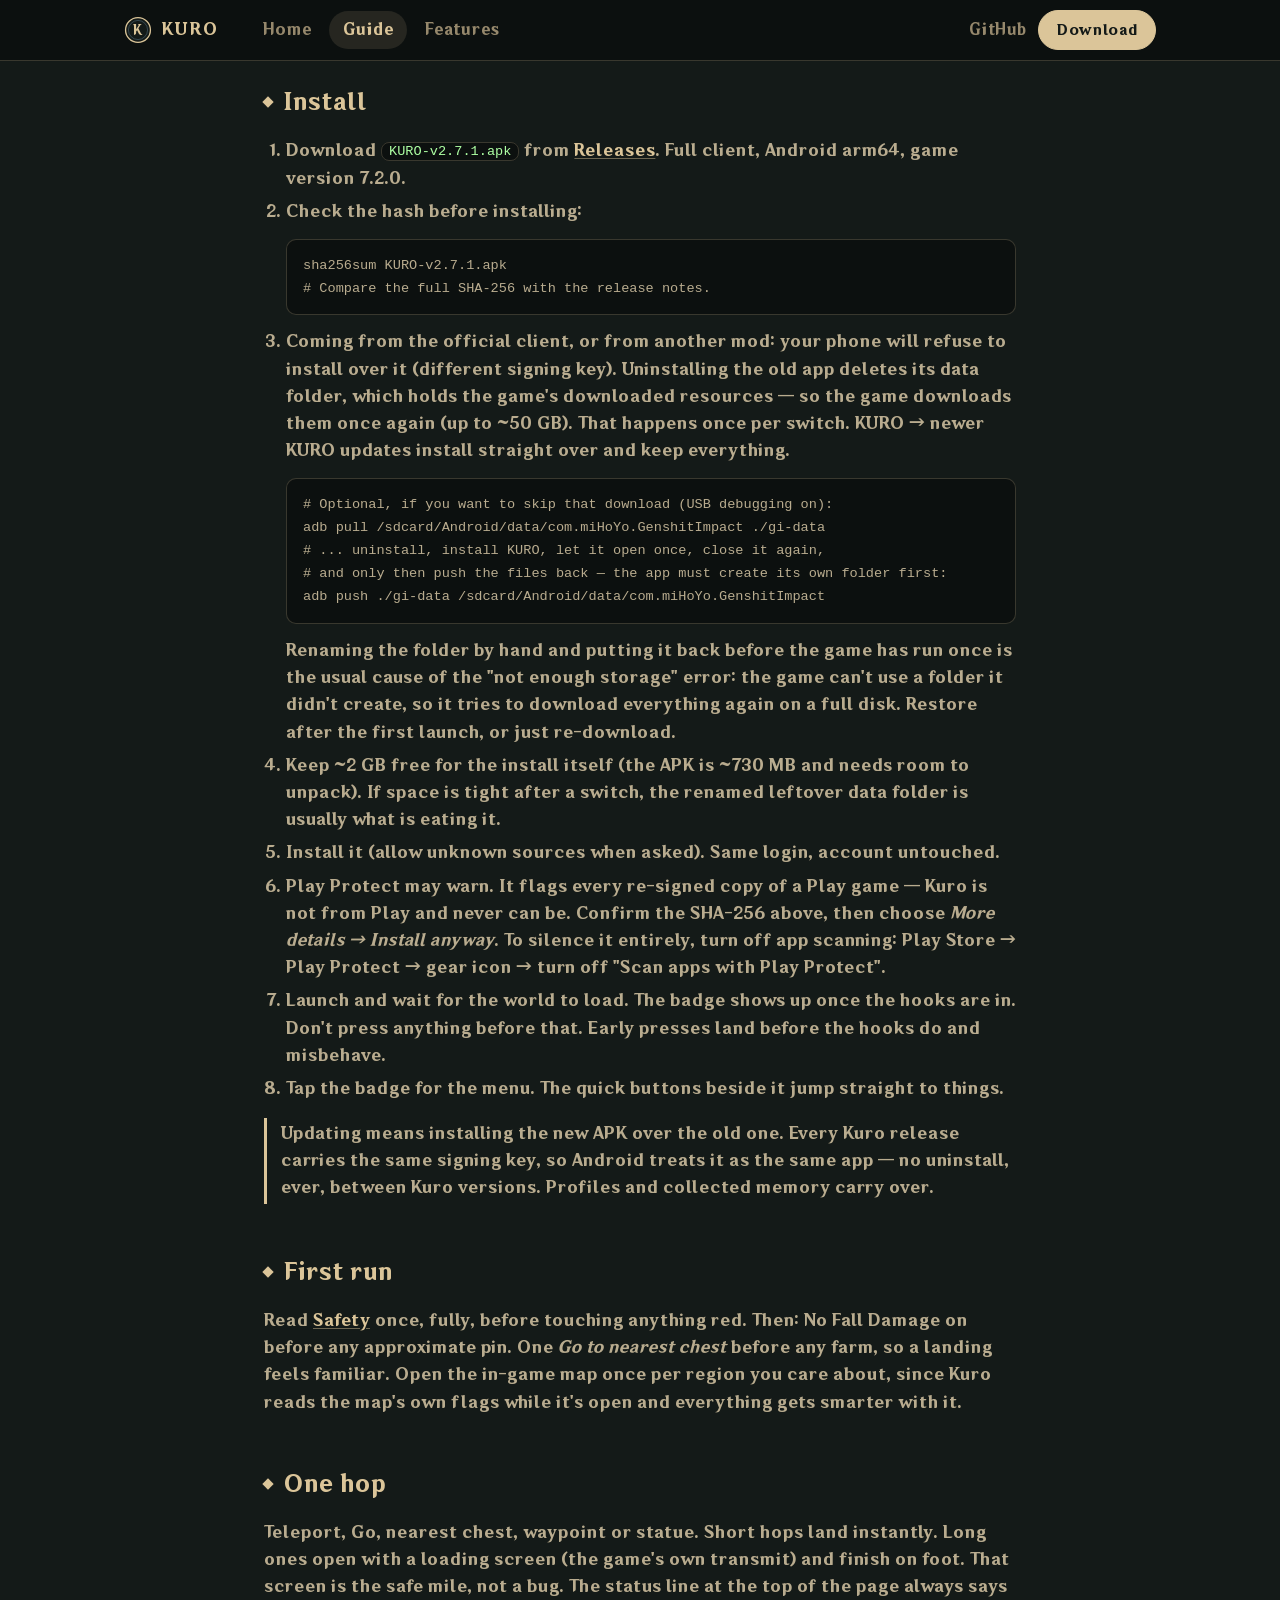
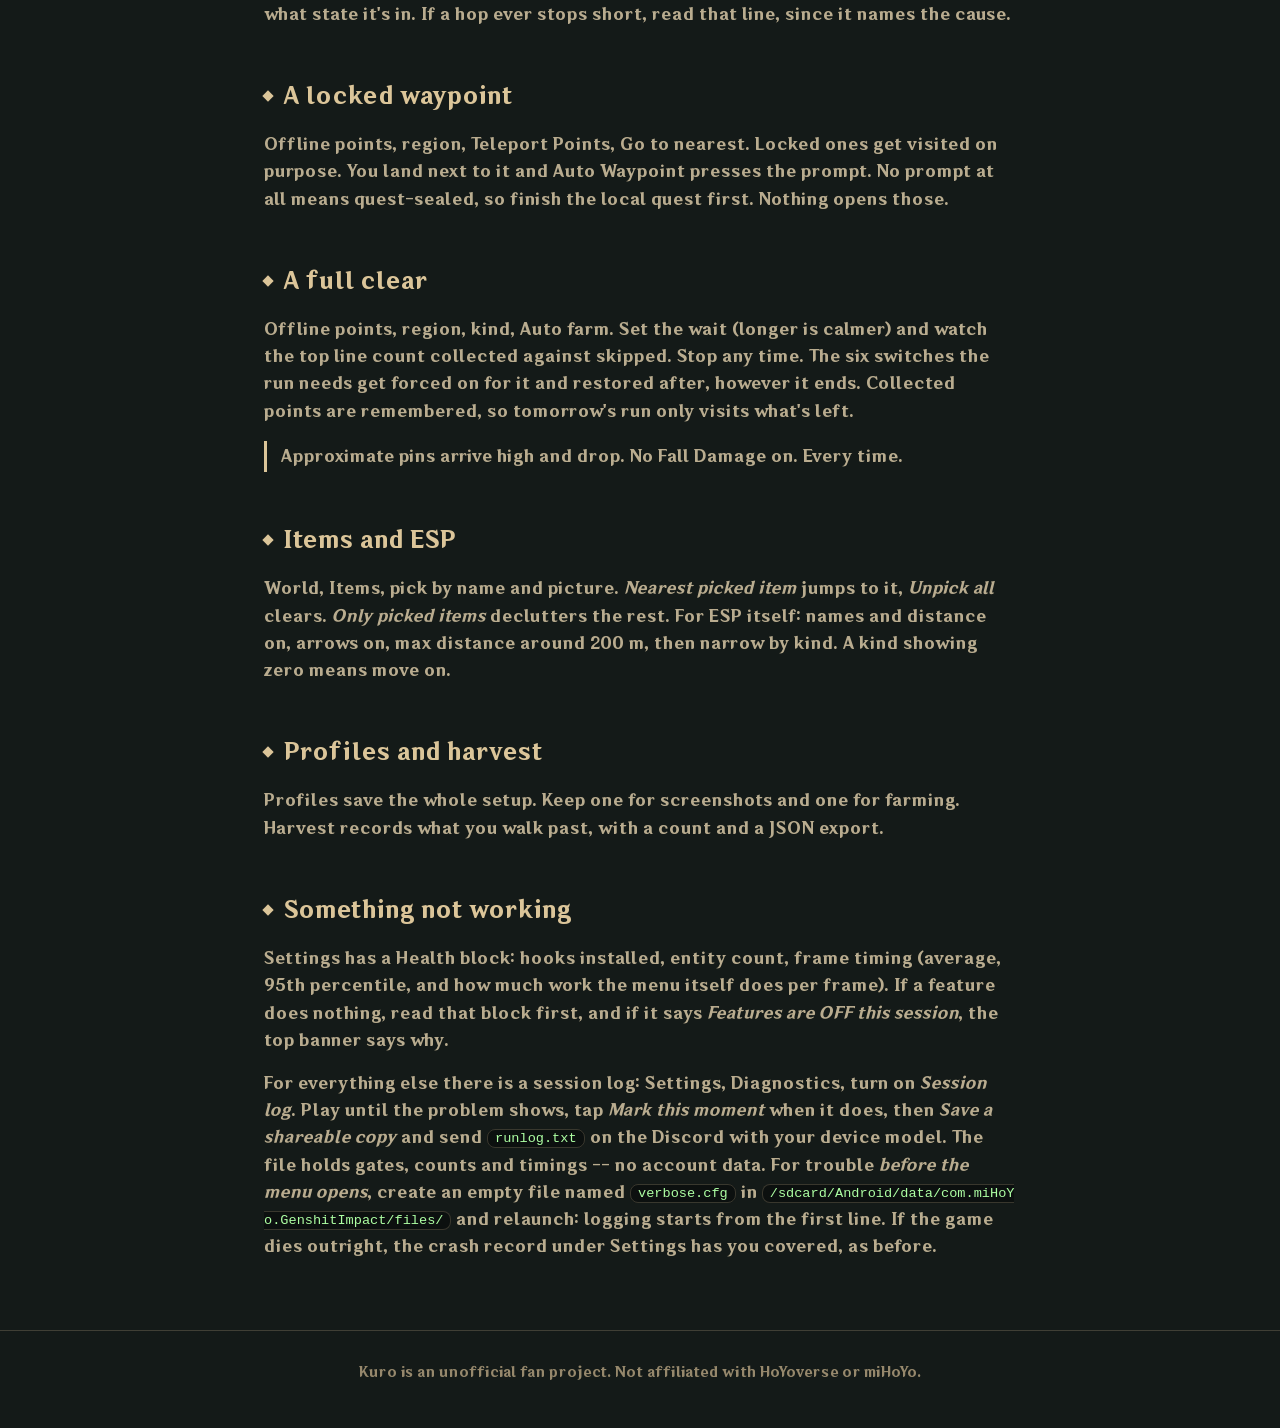
<file: docs/guide.html>
<!DOCTYPE html>
<html lang="en">
<head>
<meta charset="utf-8">
<meta name="viewport" content="width=device-width, initial-scale=1">
<title>Kuro | guide</title>
<link rel="stylesheet" href="style.css">
</head>
<body>

<div class="topbar"><div class="wrap">
<a class="brand" href="index.html"><svg viewBox="0 0 54 54"><circle cx="27" cy="27" r="24" fill="#141a18" stroke="#dbc599" stroke-width="2.5"/><circle cx="27" cy="27" r="18.5" fill="none" stroke="#557283" stroke-width="1"/><text x="27" y="28.5" text-anchor="middle" dominant-baseline="central" font-family="HYWenHei,'Hiragino Sans GB',sans-serif" font-size="24" font-weight="800" fill="#dbc599">K</text></svg>KURO</a>
<nav class="navlinks"><a href="index.html">Home</a><a class="here" href="guide.html">Guide</a><a href="features.html">Features</a></nav>
<span class="topright"><a class="gh" href="https://github.com/4firas/Kuro-GI">GitHub</a><a class="btn small primary" href="https://github.com/4firas/Kuro-GI/releases/latest">Download</a></span>
</div></div>

<div class="wrap narrow doc">

<h2 id="start">Install</h2>
<ol>
<li>Download <code>KURO-v2.7.1.apk</code> from <a href="https://github.com/4firas/Kuro-GI/releases/latest">Releases</a>. Full client, Android arm64, game version 7.2.0.</li>
<li>Check the hash before installing:
<pre>sha256sum KURO-v2.7.1.apk
# Compare the full SHA-256 with the release notes.</pre></li>
<li><b>Coming from the official client, or from another mod:</b> your phone will refuse to install over it (different signing key). Uninstalling the old app deletes its data folder, which holds the game's downloaded resources — so the game downloads them once again (up to ~50 GB). That happens <b>once per switch</b>. KURO → newer KURO updates install straight over and keep everything.
<pre># Optional, if you want to skip that download (USB debugging on):
adb pull /sdcard/Android/data/com.miHoYo.GenshitImpact ./gi-data
# ... uninstall, install KURO, let it open once, close it again,
# and only then push the files back — the app must create its own folder first:
adb push ./gi-data /sdcard/Android/data/com.miHoYo.GenshitImpact</pre>
Renaming the folder by hand and putting it back <b>before</b> the game has run once is the usual cause of the "not enough storage" error: the game can't use a folder it didn't create, so it tries to download everything again on a full disk. Restore after the first launch, or just re-download.</li>
<li>Keep ~2 GB free for the install itself (the APK is ~730 MB and needs room to unpack). If space is tight after a switch, the renamed leftover data folder is usually what is eating it.</li>
<li>Install it (allow unknown sources when asked). Same login, account untouched.</li>
<li><b>Play Protect may warn.</b> It flags every re-signed copy of a Play game — Kuro is not from Play and never can be. Confirm the SHA-256 above, then choose <i>More details → Install anyway</i>. To silence it entirely, turn off app scanning: Play Store → Play Protect → gear icon → turn off "Scan apps with Play Protect".</li>
<li>Launch and wait for the world to load. The badge shows up once the hooks are in. <b>Don't press anything before that.</b> Early presses land before the hooks do and misbehave.</li>
<li>Tap the badge for the menu. The quick buttons beside it jump straight to things.</li>
</ol>
<div class="note">Updating means installing the new APK over the old one. Every Kuro release carries the same signing key, so Android treats it as the same app — no uninstall, ever, between Kuro versions. Profiles and collected memory carry over.</div>

<h2>First run</h2>
<p>Read <a href="safety.html">Safety</a> once, fully, before touching anything red. Then: No Fall Damage on before any approximate pin. One <i>Go to nearest chest</i> before any farm, so a landing feels familiar. Open the in-game map once per region you care about, since Kuro reads the map's own flags while it's open and everything gets smarter with it.</p>

<h2>One hop</h2>
<p>Teleport, Go, nearest chest, waypoint or statue. Short hops land instantly. Long ones open with a loading screen (the game's own transmit) and finish on foot. That screen is the safe mile, not a bug. The status line at the top of the page always says what state it's in. If a hop ever stops short, read that line, since it names the cause.</p>

<h2>A locked waypoint</h2>
<p>Offline points, region, Teleport Points, Go to nearest. Locked ones get visited on purpose. You land next to it and Auto Waypoint presses the prompt. No prompt at all means quest-sealed, so finish the local quest first. Nothing opens those.</p>

<h2>A full clear</h2>
<p>Offline points, region, kind, Auto farm. Set the wait (longer is calmer) and watch the top line count collected against skipped. Stop any time. The six switches the run needs get forced on for it and restored after, however it ends. Collected points are remembered, so tomorrow's run only visits what's left.</p>
<div class="note">Approximate pins arrive high and drop. No Fall Damage on. Every time.</div>

<h2>Items and ESP</h2>
<p>World, Items, pick by name and picture. <i>Nearest picked item</i> jumps to it, <i>Unpick all</i> clears. <i>Only picked items</i> declutters the rest. For ESP itself: names and distance on, arrows on, max distance around 200 m, then narrow by kind. A kind showing zero means move on.</p>

<h2>Profiles and harvest</h2>
<p>Profiles save the whole setup. Keep one for screenshots and one for farming. Harvest records what you walk past, with a count and a JSON export.</p>

<h2>Something not working</h2>
<p>Settings has a <b>Health</b> block: hooks installed, entity count, frame timing (average, 95th percentile, and how much work the menu itself does per frame). If a feature does nothing, read that block first, and if it says <i>Features are OFF this session</i>, the top banner says why.</p>
<p>For everything else there is a <b>session log</b>: Settings, Diagnostics, turn on <i>Session log</i>. Play until the problem shows, tap <i>Mark this moment</i> when it does, then <i>Save a shareable copy</i> and send <code>runlog.txt</code> on the Discord with your device model. The file holds gates, counts and timings -- no account data. For trouble <i>before the menu opens</i>, create an empty file named <code>verbose.cfg</code> in <code>/sdcard/Android/data/com.miHoYo.GenshitImpact/files/</code> and relaunch: logging starts from the first line. If the game dies outright, the crash record under Settings has you covered, as before.</p>

</div>

<footer class="site"><div class="wrap narrow">
<p>Kuro is an unofficial fan project. Not affiliated with HoYoverse or miHoYo.</p>
</div></footer>

</body>
</html>
</file>
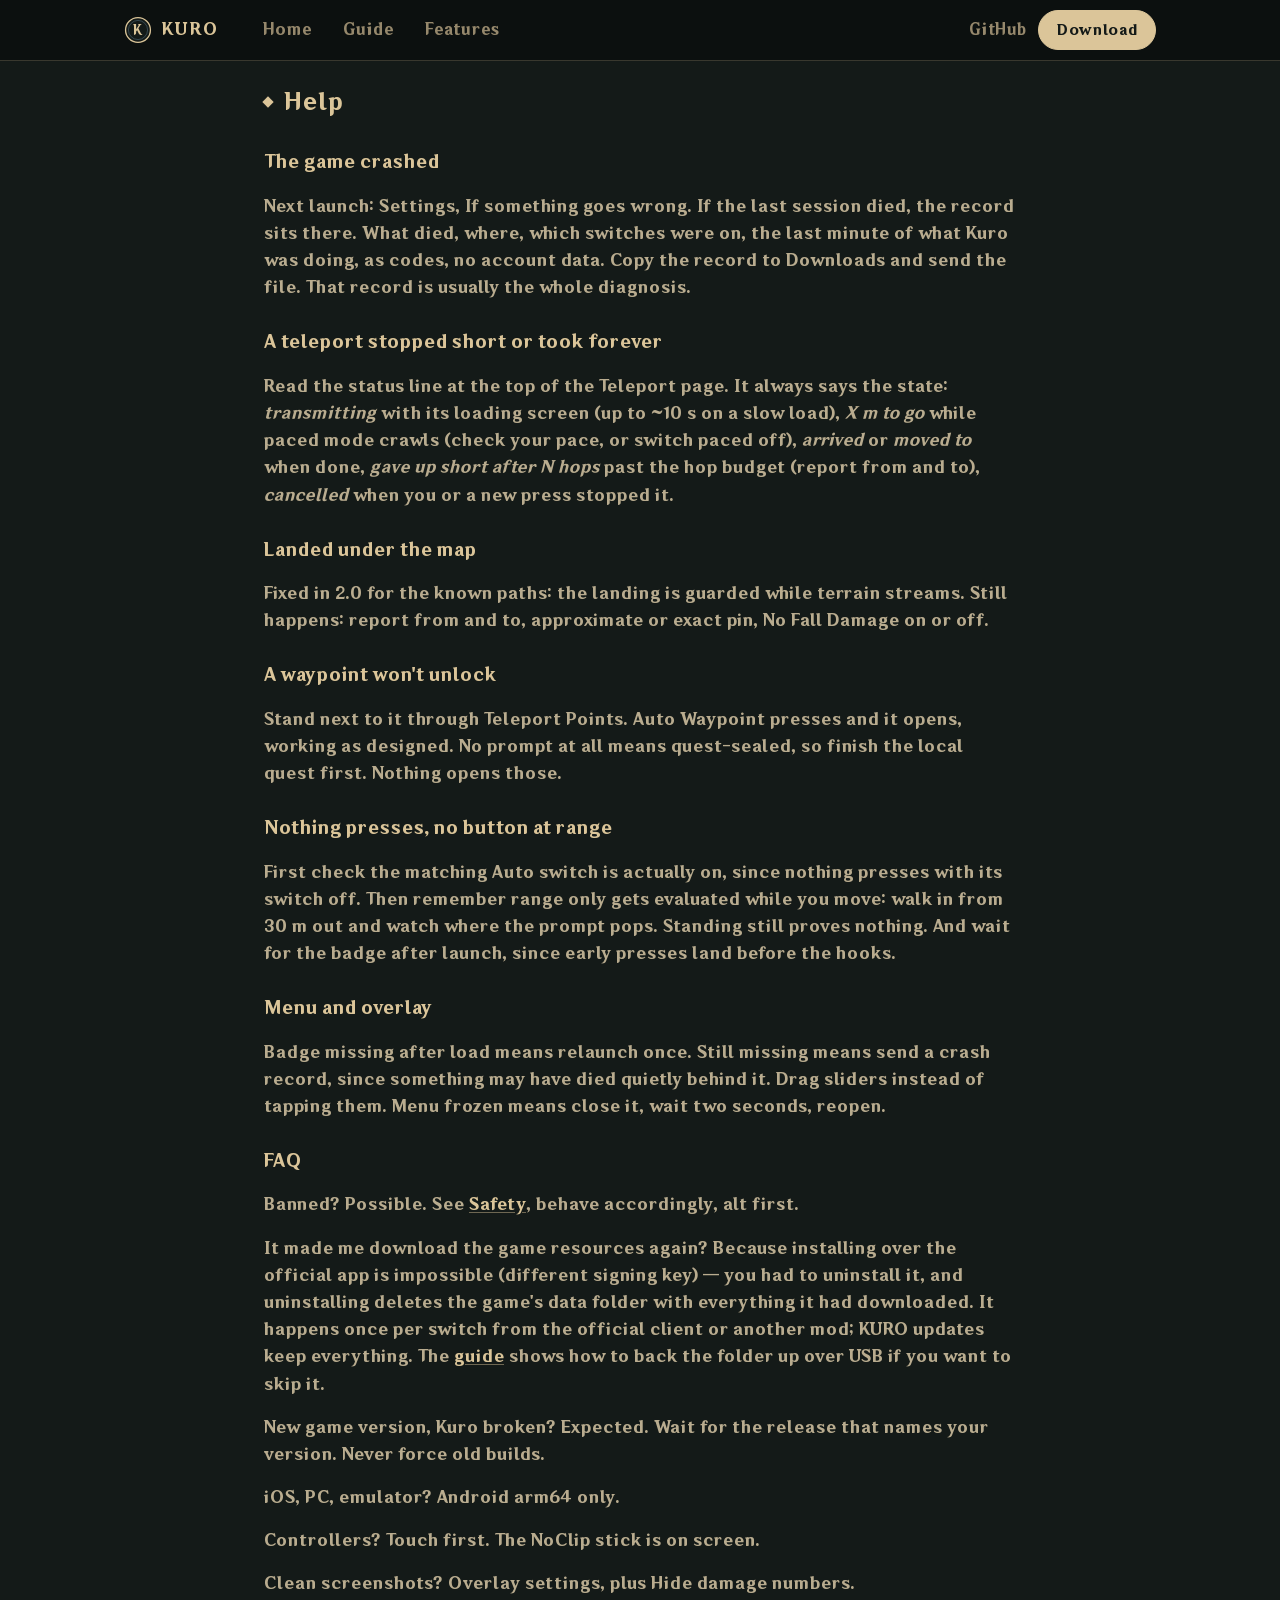
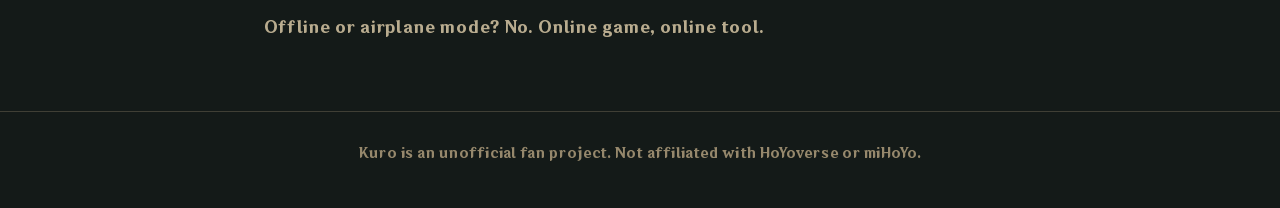
<file: docs/help.html>
<!DOCTYPE html>
<html lang="en">
<head>
<meta charset="utf-8">
<meta name="viewport" content="width=device-width, initial-scale=1">
<title>Kuro | help</title>
<link rel="stylesheet" href="style.css">
</head>
<body>

<div class="topbar"><div class="wrap">
<a class="brand" href="index.html"><svg viewBox="0 0 54 54"><circle cx="27" cy="27" r="24" fill="#141a18" stroke="#dbc599" stroke-width="2.5"/><circle cx="27" cy="27" r="18.5" fill="none" stroke="#557283" stroke-width="1"/><text x="27" y="28.5" text-anchor="middle" dominant-baseline="central" font-family="HYWenHei,'Hiragino Sans GB',sans-serif" font-size="24" font-weight="800" fill="#dbc599">K</text></svg>KURO</a>
<nav class="navlinks"><a href="index.html">Home</a><a href="guide.html">Guide</a><a href="features.html">Features</a></nav>
<span class="topright"><a class="gh" href="https://github.com/4firas/Kuro-GI">GitHub</a><a class="btn small primary" href="https://github.com/4firas/Kuro-GI/releases/latest">Download</a></span>
</div></div>

<div class="wrap narrow doc">

<h2>Help</h2>

<h3>The game crashed</h3>
<p>Next launch: Settings, If something goes wrong. If the last session died, the record sits there. What died, where, which switches were on, the last minute of what Kuro was doing, as codes, no account data. Copy the record to Downloads and send the file. That record is usually the whole diagnosis.</p>

<h3>A teleport stopped short or took forever</h3>
<p>Read the status line at the top of the Teleport page. It always says the state: <i>transmitting</i> with its loading screen (up to ~10 s on a slow load), <i>X m to go</i> while paced mode crawls (check your pace, or switch paced off), <i>arrived</i> or <i>moved to</i> when done, <i>gave up short after N hops</i> past the hop budget (report from and to), <i>cancelled</i> when you or a new press stopped it.</p>

<h3>Landed under the map</h3>
<p>Fixed in 2.0 for the known paths: the landing is guarded while terrain streams. Still happens: report from and to, approximate or exact pin, No Fall Damage on or off.</p>

<h3>A waypoint won't unlock</h3>
<p>Stand next to it through Teleport Points. Auto Waypoint presses and it opens, working as designed. No prompt at all means quest-sealed, so finish the local quest first. Nothing opens those.</p>

<h3>Nothing presses, no button at range</h3>
<p>First check the matching Auto switch is actually on, since nothing presses with its switch off. Then remember range only gets evaluated while you move: walk in from 30 m out and watch where the prompt pops. Standing still proves nothing. And wait for the badge after launch, since early presses land before the hooks.</p>

<h3>Menu and overlay</h3>
<p>Badge missing after load means relaunch once. Still missing means send a crash record, since something may have died quietly behind it. Drag sliders instead of tapping them. Menu frozen means close it, wait two seconds, reopen.</p>

<h3>FAQ</h3>
<p><b>Banned?</b> Possible. See <a href="safety.html">Safety</a>, behave accordingly, alt first.</p>
<p><b>It made me download the game resources again?</b> Because installing over the official app is impossible (different signing key) — you had to uninstall it, and uninstalling deletes the game's data folder with everything it had downloaded. It happens once per switch from the official client or another mod; KURO updates keep everything. The <a href="guide.html">guide</a> shows how to back the folder up over USB if you want to skip it.</p>
<p><b>New game version, Kuro broken?</b> Expected. Wait for the release that names your version. Never force old builds.</p>
<p><b>iOS, PC, emulator?</b> Android arm64 only.</p>
<p><b>Controllers?</b> Touch first. The NoClip stick is on screen.</p>
<p><b>Clean screenshots?</b> Overlay settings, plus Hide damage numbers.</p>
<p><b>Offline or airplane mode?</b> No. Online game, online tool.</p>

</div>

<footer class="site"><div class="wrap narrow">
<p>Kuro is an unofficial fan project. Not affiliated with HoYoverse or miHoYo.</p>
</div></footer>

</body>
</html>
</file>
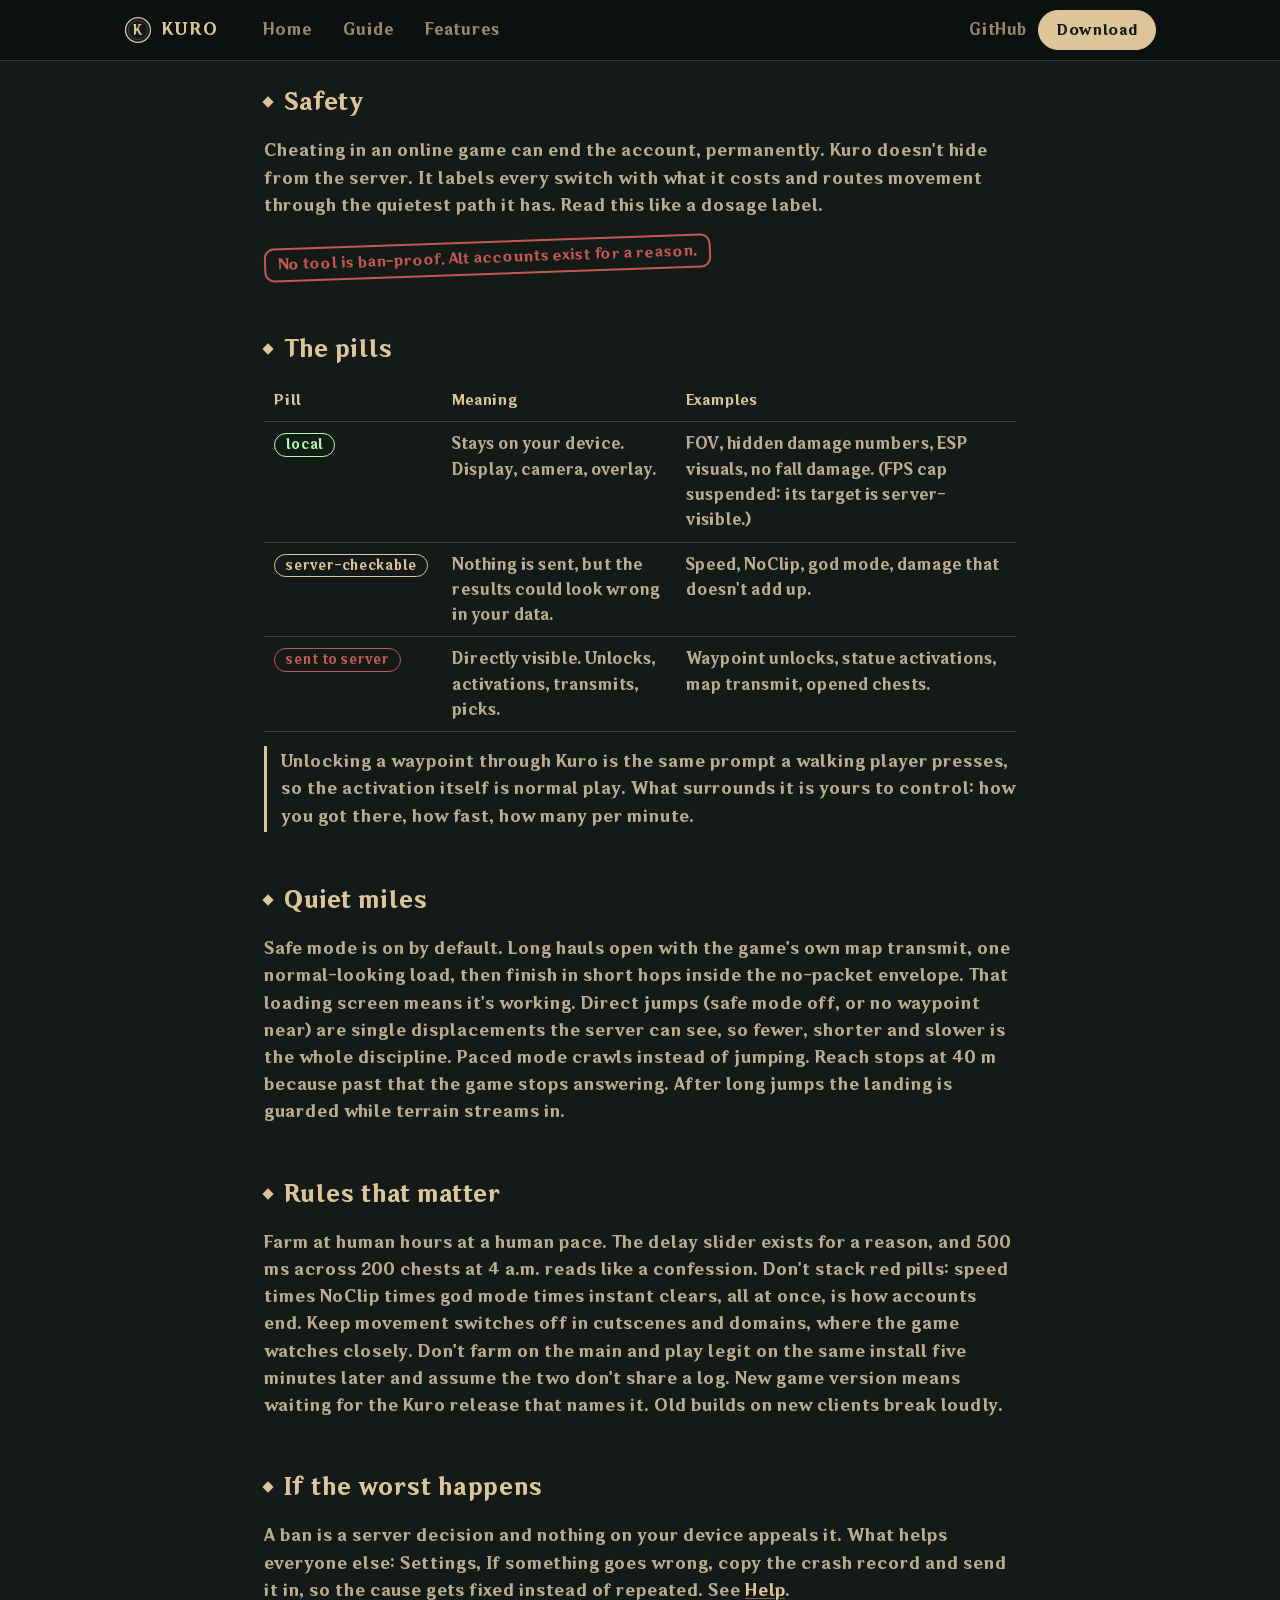
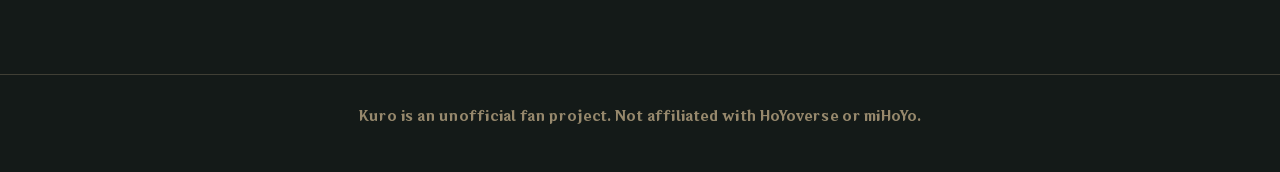
<file: docs/safety.html>
<!DOCTYPE html>
<html lang="en">
<head>
<meta charset="utf-8">
<meta name="viewport" content="width=device-width, initial-scale=1">
<title>Kuro | safety</title>
<link rel="stylesheet" href="style.css">
</head>
<body>

<div class="topbar"><div class="wrap">
<a class="brand" href="index.html"><svg viewBox="0 0 54 54"><circle cx="27" cy="27" r="24" fill="#141a18" stroke="#dbc599" stroke-width="2.5"/><circle cx="27" cy="27" r="18.5" fill="none" stroke="#557283" stroke-width="1"/><text x="27" y="28.5" text-anchor="middle" dominant-baseline="central" font-family="HYWenHei,'Hiragino Sans GB',sans-serif" font-size="24" font-weight="800" fill="#dbc599">K</text></svg>KURO</a>
<nav class="navlinks"><a href="index.html">Home</a><a href="guide.html">Guide</a><a href="features.html">Features</a></nav>
<span class="topright"><a class="gh" href="https://github.com/4firas/Kuro-GI">GitHub</a><a class="btn small primary" href="https://github.com/4firas/Kuro-GI/releases/latest">Download</a></span>
</div></div>

<div class="wrap narrow doc">

<h2>Safety</h2>
<p>Cheating in an online game can end the account, permanently. Kuro doesn't hide from the server. It labels every switch with what it costs and routes movement through the quietest path it has. Read this like a dosage label.</p>
<p><span class="stamp">No tool is ban-proof. Alt accounts exist for a reason.</span></p>

<h2>The pills</h2>
<table>
<tr><th>Pill</th><th>Meaning</th><th>Examples</th></tr>
<tr><td><span class="pill local">local</span></td><td>Stays on your device. Display, camera, overlay.</td><td>FOV, hidden damage numbers, ESP visuals, no fall damage. (FPS cap suspended: its target is server-visible.)</td></tr>
<tr><td><span class="pill server">server-checkable</span></td><td>Nothing is sent, but the results could look wrong in your data.</td><td>Speed, NoClip, god mode, damage that doesn't add up.</td></tr>
<tr><td><span class="pill sent">sent to server</span></td><td>Directly visible. Unlocks, activations, transmits, picks.</td><td>Waypoint unlocks, statue activations, map transmit, opened chests.</td></tr>
</table>
<div class="note">Unlocking a waypoint through Kuro is the same prompt a walking player presses, so the activation itself is normal play. What surrounds it is yours to control: how you got there, how fast, how many per minute.</div>

<h2>Quiet miles</h2>
<p>Safe mode is on by default. Long hauls open with the game's own map transmit, one normal-looking load, then finish in short hops inside the no-packet envelope. That loading screen means it's working. Direct jumps (safe mode off, or no waypoint near) are single displacements the server can see, so fewer, shorter and slower is the whole discipline. Paced mode crawls instead of jumping. Reach stops at 40 m because past that the game stops answering. After long jumps the landing is guarded while terrain streams in.</p>

<h2>Rules that matter</h2>
<p>Farm at human hours at a human pace. The delay slider exists for a reason, and 500 ms across 200 chests at 4 a.m. reads like a confession. Don't stack red pills: speed times NoClip times god mode times instant clears, all at once, is how accounts end. Keep movement switches off in cutscenes and domains, where the game watches closely. Don't farm on the main and play legit on the same install five minutes later and assume the two don't share a log. New game version means waiting for the Kuro release that names it. Old builds on new clients break loudly.</p>

<h2>If the worst happens</h2>
<p>A ban is a server decision and nothing on your device appeals it. What helps everyone else: Settings, If something goes wrong, copy the crash record and send it in, so the cause gets fixed instead of repeated. See <a href="help.html">Help</a>.</p>

</div>

<footer class="site"><div class="wrap narrow">
<p>Kuro is an unofficial fan project. Not affiliated with HoYoverse or miHoYo.</p>
</div></footer>

</body>
</html>
</file>
<file: docs/style.css>
@font-face {
  font-family: "HYWenHei";
  src: url("fonts/hywh.woff") format("woff");
  font-weight: 400 900;
  font-display: swap;
}
:root {
  --bg: #141a18;
  --bg2: #0c100f;
  --card: rgba(28,37,36,.55);
  --slate: #33474f;
  --steel: #557283;
  --sand: #dbc599;
  --sanddim: #96886c;
  --body: #b9ac8f;
  --green: #adffa3;
  --red: #c35952;
  --hair: rgba(219,197,153,.22);
  --hairsoft: rgba(219,197,153,.12);
}
* { box-sizing: border-box; }
html { background: var(--bg); scroll-behavior: smooth; }
body {
  margin: 0; background: var(--bg); color: var(--body);
  font-family: "HYWenHei", "Hiragino Sans GB", "Microsoft YaHei",
               "Noto Sans SC", "PingFang SC", sans-serif;
  line-height: 1.7; font-size: 16px;
}
a { color: var(--sand); text-decoration: underline;
  text-decoration-color: rgba(219,197,153,.45); text-underline-offset: 3px; }
a:hover { color: #fff; }
code {
  font-family: ui-monospace, SFMono-Regular, Menlo, Consolas, monospace;
  font-size: .85em; background: var(--bg2); border: 1px solid var(--hair);
  border-radius: 8px; padding: 1px 7px; color: var(--green); word-break: break-all;
}
.wrap { max-width: 1080px; margin: 0 auto; padding: 0 24px; }
.wrap.narrow { max-width: 800px; }

/* top bar */
.topbar {
  position: sticky; top: 0; z-index: 50;
  background: rgba(12,16,15,.94);
  border-bottom: 1px solid var(--hair);
}
.topbar .wrap { display: flex; align-items: center; gap: 22px; height: 60px; }
.brand { display: flex; align-items: center; gap: 10px; text-decoration: none;
  color: var(--sand); font-weight: 800; letter-spacing: .12em; }
.brand svg { width: 28px; height: 28px; }
.navlinks { display: flex; gap: 4px; margin-left: 8px; }
.navlinks a { color: var(--sanddim); text-decoration: none; padding: 6px 14px;
  border-radius: 999px; font-size: .95rem; }
.navlinks a:hover { color: var(--sand); background: rgba(219,197,153,.08); }
.navlinks a.here { color: var(--sand); background: rgba(219,197,153,.12); }
.topright { margin-left: auto; display: flex; align-items: center; gap: 12px; }
.gh { color: var(--sanddim); text-decoration: none; font-size: .9rem; }
.gh:hover { color: var(--sand); }

/* menu-style buttons */
.btn {
  display: inline-block; text-decoration: none;
  padding: 11px 30px; font-size: 1rem; font-weight: 700; color: var(--sand);
  background: #3f5661;
  border: 1px solid var(--hair); border-radius: 999px;
}
.btn:hover { color: #fff; border-color: rgba(219,197,153,.55); }
.btn.primary { background: var(--sand); border-color: var(--sand); color: #141a18; }
.btn.primary:hover { background: #fff; color: #141a18; }
.btn.small { padding: 7px 18px; font-size: .88rem; }
.btn.ghost { background: transparent; border-color: rgba(219,197,153,.35); }

/* hero */
.hero { text-align: center; padding: 72px 0 30px; }
.hero svg.mark { width: 120px; height: 120px; }
.hero h1 { font-size: 3.2rem; margin: 18px 0 6px; letter-spacing: .1em; font-weight: 800; color: var(--sand); }
.hero .tag { color: var(--sanddim); font-size: 1.15rem; margin: 0 0 28px; }
.hero .cta { display: flex; gap: 12px; justify-content: center; flex-wrap: wrap; }
.hero .meta { margin-top: 22px; color: var(--sanddim); font-size: .85rem; }

/* menu-style section header: diamond, sand text, hairline */
section.block { padding: 44px 0 8px; }
.sec { display: flex; align-items: center; gap: 12px;
  font-size: 1.35rem; margin: 0 0 6px; font-weight: 800; color: var(--sand); }
.sec::before { content: ""; width: 9px; height: 9px; background: var(--sand);
  transform: rotate(45deg); flex: none; }
.sec::after { content: ""; height: 1px; flex: 1; background: var(--hair); }
p.sub { color: var(--sanddim); margin: 0 0 24px; }
.center { text-align: center; }
.center p.sub { max-width: 640px; margin-left: auto; margin-right: auto; }
.center .sec::before { display: none; }
.center .sec { justify-content: center; }
.center .sec::after { display: none; }

/* feature grid */
.grid { display: grid; grid-template-columns: repeat(3, 1fr); gap: 12px; }
.feat { background: var(--card); border: 1px solid var(--hairsoft);
  border-radius: 14px; padding: 16px 18px; }
.feat h3 { margin: 0 0 4px; font-size: 1rem; color: var(--sand); font-weight: 700;
  display: flex; align-items: center; gap: 10px; }
.feat h3::before { content: ""; width: 7px; height: 7px; border: 1px solid var(--sand); transform: rotate(45deg); flex: none; }
.feat h3 svg { width: 22px; height: 22px; flex: none; }
.feat p { margin: 0; color: var(--sanddim); font-size: .9rem; line-height: 1.6; }

/* split rows */
.split { display: grid; grid-template-columns: 1fr 1fr; gap: 40px; align-items: center; margin: 10px 0 26px; }
.split.flip > div:first-child { order: 2; }
.split h3 { font-size: 1.3rem; margin: 0 0 8px; color: var(--sand); }
.split p { color: var(--sanddim); margin: 0 0 10px; }

/* risk pills */
.pill { display: inline-block; border: 1px solid; border-radius: 999px;
  padding: 0 11px; font-size: .78rem; font-weight: 700; margin: 0 4px 4px 0; white-space: nowrap; }
.pill.local { border-color: var(--green); color: var(--green); }
.pill.server { border-color: var(--sand); color: var(--sand); }
.pill.sent { border-color: var(--red); color: var(--red); }

/* docs pages */
.doc h2 { display: flex; align-items: center; gap: 12px;
  font-size: 1.4rem; margin: 2.2em 0 .5em; color: var(--sand); }
.doc h2::before { content: ""; width: 8px; height: 8px; background: var(--sand);
  transform: rotate(45deg); flex: none; }
.doc h2:first-of-type { margin-top: 1em; }
.doc h3 { font-size: 1.08rem; color: var(--sand); margin: 1.5em 0 .3em; font-weight: 700; }
.doc p, .doc li { color: var(--body); }
.doc .dim, .dim { color: var(--sanddim); }
.card { background: var(--card); border: 1px solid var(--hairsoft);
  border-radius: 14px; padding: 16px 20px; margin: 14px 0; }
.card h3 { margin-top: 0; }
table { width: 100%; border-collapse: collapse; margin: 12px 0; font-size: .93rem; }
th, td { text-align: left; padding: 9px 10px; border-bottom: 1px solid var(--hair); vertical-align: top; }
th { color: var(--sand); font-size: .85rem; }
pre { background: var(--bg2); border: 1px solid var(--hair); border-radius: 10px;
  padding: 14px 16px; overflow-x: auto; font-size: .85rem; }
ol, ul { padding-left: 22px; }
li { margin-bottom: 6px; }
.note { border-left: 3px solid var(--sand); padding: 2px 0 2px 14px; margin: 14px 0; }
.warn { border-left: 3px solid var(--red); padding: 2px 0 2px 14px; margin: 14px 0; }
.stamp { display: inline-block; border: 2px solid var(--red); color: var(--red);
  padding: 3px 12px; transform: rotate(-2deg); font-weight: 700; font-size: .88rem;
  border-radius: 10px; margin: 6px 0; }

/* footer */
footer.site { margin-top: 70px; border-top: 1px solid var(--hair); padding: 26px 0 40px;
  color: var(--sanddim); font-size: .83rem; text-align: center; }
footer.site p { margin: 4px 0; }

::-webkit-scrollbar { width: 10px; height: 8px; }
::-webkit-scrollbar-track { background: transparent; }
::-webkit-scrollbar-thumb { background: #33474f; border-radius: 8px; }
::-webkit-scrollbar-thumb:hover { background: #557283; }
* { scrollbar-width: thin; scrollbar-color: #33474f transparent; }

@media (max-width: 820px) {
  .grid { grid-template-columns: 1fr 1fr; }
  .split { grid-template-columns: 1fr; gap: 18px; }
  .split.flip > div:first-child { order: 0; }
  .hero h1 { font-size: 2.4rem; }
  .navlinks a { padding: 6px 8px; font-size: .88rem; }
}
@media (max-width: 560px) { .grid { grid-template-columns: 1fr; } }
</file>
